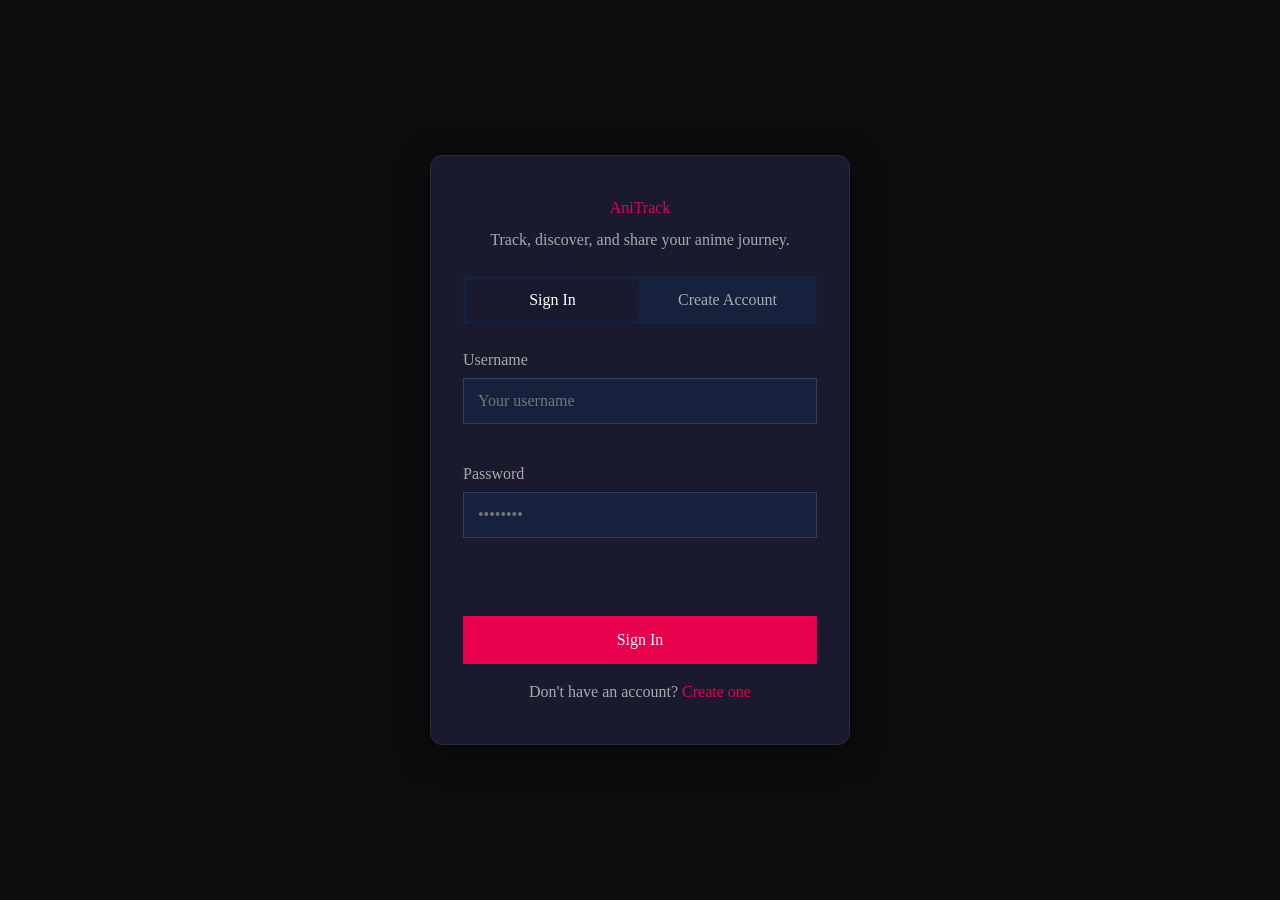
<file: index.html>
<!DOCTYPE html>
<html lang="en">
<head>
  <meta charset="UTF-8">
  <meta name="viewport" content="width=device-width, initial-scale=1.0">
  <meta name="description" content="AniTrack — Track, discover, and share your anime journey. Browse top airing, top rated, and seasonal anime.">
  <meta name="theme-color" content="#0D0D0D">
  <title>AniTrack — Anime & TV Series Tracker</title>

  <!-- Google Fonts -->
  <link rel="preconnect" href="https://fonts.googleapis.com">
  <link rel="preconnect" href="https://fonts.gstatic.com" crossorigin>
  <link href="https://fonts.googleapis.com/css2?family=Inter:wght@300;400;500;600;700&display=swap" rel="stylesheet">

  <!-- Stylesheets -->
  <link rel="stylesheet" href="css/variables.css">
  <link rel="stylesheet" href="css/reset.css">
  <link rel="stylesheet" href="css/layout.css">
  <link rel="stylesheet" href="css/navbar.css">
  <link rel="stylesheet" href="css/modal.css">
  <link rel="stylesheet" href="css/toast.css">
  <link rel="stylesheet" href="css/skeleton.css">
  <link rel="stylesheet" href="css/badges.css">
  <link rel="stylesheet" href="css/themes.css">
  <link rel="stylesheet" href="css/hero.css">
  <link rel="stylesheet" href="css/cards.css">
  <script>const t=localStorage.getItem('at_theme');if(t)document.documentElement.dataset.theme=t;</script>
</head>
<body data-page="home" data-theme="dark">

  <!-- Navbar placeholder -->
  <nav id="navbar"></nav>

  <main class="page-wrapper">
    <div class="container">

      <!-- ═══ Hero Banner ═══ -->
      <section class="section-sm" id="hero-section">
        <div class="hero" id="hero-banner">
          <div class="hero-skeleton skeleton"></div>
          <!-- JS will inject: hero-backdrop + hero-content -->
        </div>
      </section>

      <!-- ═══ Top Airing Row ═══ -->
      <section class="section-sm" id="airing-section">
        <div class="scroll-row">
          <div class="scroll-row-header">
            <h2 class="scroll-row-title">🔥 Top Airing</h2>
            <a href="seasonal.html" class="scroll-row-link">View All →</a>
          </div>
          <button class="scroll-row-arrow scroll-row-arrow-left" data-dir="left" aria-label="Scroll left">‹</button>
          <div class="scroll-row-track" id="airing-track">
            <!-- Skeleton cards while loading -->
            <div class="anime-card skeleton-card" style="flex:0 0 180px"><div class="skeleton-card-cover skeleton"></div><div class="skeleton-card-body"><div class="skeleton-card-title skeleton"></div><div class="skeleton-card-meta skeleton"></div></div></div>
            <div class="anime-card skeleton-card" style="flex:0 0 180px"><div class="skeleton-card-cover skeleton"></div><div class="skeleton-card-body"><div class="skeleton-card-title skeleton"></div><div class="skeleton-card-meta skeleton"></div></div></div>
            <div class="anime-card skeleton-card" style="flex:0 0 180px"><div class="skeleton-card-cover skeleton"></div><div class="skeleton-card-body"><div class="skeleton-card-title skeleton"></div><div class="skeleton-card-meta skeleton"></div></div></div>
            <div class="anime-card skeleton-card" style="flex:0 0 180px"><div class="skeleton-card-cover skeleton"></div><div class="skeleton-card-body"><div class="skeleton-card-title skeleton"></div><div class="skeleton-card-meta skeleton"></div></div></div>
            <div class="anime-card skeleton-card" style="flex:0 0 180px"><div class="skeleton-card-cover skeleton"></div><div class="skeleton-card-body"><div class="skeleton-card-title skeleton"></div><div class="skeleton-card-meta skeleton"></div></div></div>
            <div class="anime-card skeleton-card" style="flex:0 0 180px"><div class="skeleton-card-cover skeleton"></div><div class="skeleton-card-body"><div class="skeleton-card-title skeleton"></div><div class="skeleton-card-meta skeleton"></div></div></div>
          </div>
          <button class="scroll-row-arrow scroll-row-arrow-right" data-dir="right" aria-label="Scroll right">›</button>
        </div>
      </section>

      <!-- ═══ Top Rated Row ═══ -->
      <section class="section-sm" id="rated-section">
        <div class="scroll-row">
          <div class="scroll-row-header">
            <h2 class="scroll-row-title">⭐ Top Rated</h2>
            <a href="search.html?order_by=score&sort=desc" class="scroll-row-link">View All →</a>
          </div>
          <button class="scroll-row-arrow scroll-row-arrow-left" data-dir="left" aria-label="Scroll left">‹</button>
          <div class="scroll-row-track" id="rated-track">
            <!-- Skeleton cards while loading -->
            <div class="anime-card skeleton-card" style="flex:0 0 180px"><div class="skeleton-card-cover skeleton"></div><div class="skeleton-card-body"><div class="skeleton-card-title skeleton"></div><div class="skeleton-card-meta skeleton"></div></div></div>
            <div class="anime-card skeleton-card" style="flex:0 0 180px"><div class="skeleton-card-cover skeleton"></div><div class="skeleton-card-body"><div class="skeleton-card-title skeleton"></div><div class="skeleton-card-meta skeleton"></div></div></div>
            <div class="anime-card skeleton-card" style="flex:0 0 180px"><div class="skeleton-card-cover skeleton"></div><div class="skeleton-card-body"><div class="skeleton-card-title skeleton"></div><div class="skeleton-card-meta skeleton"></div></div></div>
            <div class="anime-card skeleton-card" style="flex:0 0 180px"><div class="skeleton-card-cover skeleton"></div><div class="skeleton-card-body"><div class="skeleton-card-title skeleton"></div><div class="skeleton-card-meta skeleton"></div></div></div>
            <div class="anime-card skeleton-card" style="flex:0 0 180px"><div class="skeleton-card-cover skeleton"></div><div class="skeleton-card-body"><div class="skeleton-card-title skeleton"></div><div class="skeleton-card-meta skeleton"></div></div></div>
            <div class="anime-card skeleton-card" style="flex:0 0 180px"><div class="skeleton-card-cover skeleton"></div><div class="skeleton-card-body"><div class="skeleton-card-title skeleton"></div><div class="skeleton-card-meta skeleton"></div></div></div>
          </div>
          <button class="scroll-row-arrow scroll-row-arrow-right" data-dir="right" aria-label="Scroll right">›</button>
        </div>
      </section>

    </div><!-- .container -->

    <!-- ═══ Footer ═══ -->
    <footer class="site-footer">
      <div class="container">
        <div class="footer-inner">
          <div class="footer-brand">
            <div class="footer-brand-logo">▶ Ani<span>Track</span></div>
            <p class="footer-brand-desc">
              Your personal anime and TV series tracker. Discover new shows, manage your watchlist, and connect with fellow anime enthusiasts.
            </p>
          </div>

          <div class="footer-col">
            <h4 class="footer-col-title">Browse</h4>
            <div class="footer-links">
              <a href="search.html">Search Anime</a>
              <a href="seasonal.html">Seasonal Calendar</a>
              <a href="clubs.html">Community Clubs</a>
            </div>
          </div>

          <div class="footer-col">
            <h4 class="footer-col-title">Account</h4>
            <div class="footer-links">
              <a href="list.html">My Watchlist</a>
              <a href="analytics.html">Statistics</a>
              <a href="profile.html">Profile</a>
            </div>
          </div>

          <div class="footer-col">
            <h4 class="footer-col-title">More</h4>
            <div class="footer-links">
              <a href="help.html">Help / FAQ</a>
              <a href="PRIVACY_POLICY.md">Privacy Policy</a>
              <a href="TERMS_OF_SERVICE.MD">Terms of Service</a>
            </div>
          </div>
        </div>

        <div class="footer-bottom">
          <span>© 2025 AniTrack — Built by Himanshu Jangid</span>
          <div class="footer-socials">
            <a href="https://github.com" aria-label="GitHub" target="_blank" rel="noopener">🐙</a>
            <a href="#" aria-label="Twitter">🐦</a>
            <a href="#" aria-label="Discord">💬</a>
          </div>
        </div>
      </div>
    </footer>

  </main><!-- .page-wrapper -->

  <!-- Scripts -->
  <script src="js/storage.js"></script>
  <script src="js/auth.js"></script>
  <script src="js/api.js"></script>
  <script src="js/api-bridge.js"></script>
  <script src="js/ui.js"></script>
  <script src="js/theme.js"></script>
  <script src="js/navbar.js"></script>
  <script src="js/shortcuts.js"></script>
  <script src="js/pwa.js"></script>
  <script src="js/home.js"></script>
  <script src="js/app.js"></script>
</body>
</html>
</file>
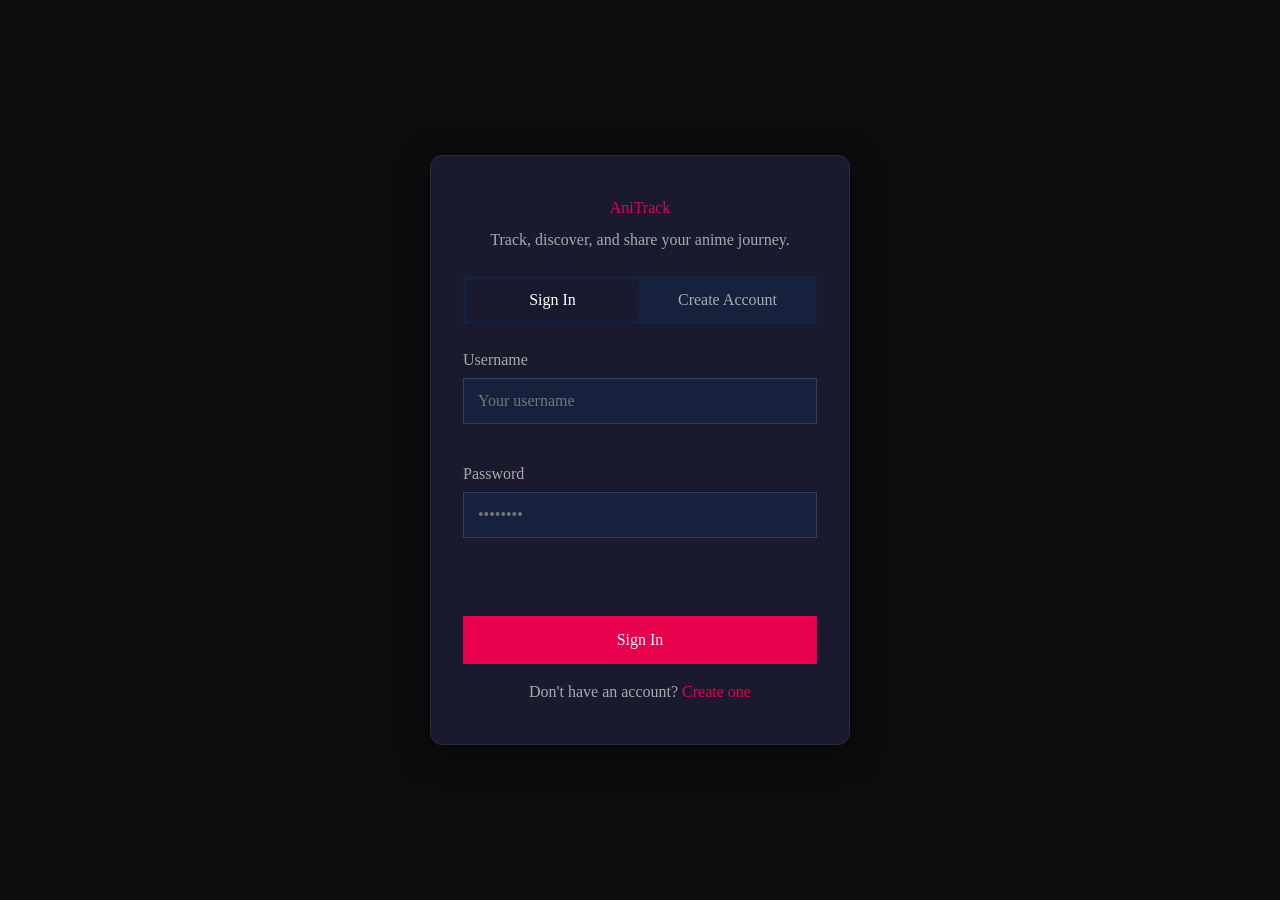
<file: admin.html>
<!DOCTYPE html>
<html lang="en">
<head>
  <meta charset="UTF-8">
  <meta name="viewport" content="width=device-width, initial-scale=1.0">
  <meta name="description" content="Administration panel for AniTrack.">
  <meta name="theme-color" content="#0D0D0D">
  <title>Admin Panel — AniTrack</title>

  <link rel="preconnect" href="https://fonts.googleapis.com">
  <link rel="preconnect" href="https://fonts.gstatic.com" crossorigin>
  <link href="https://fonts.googleapis.com/css2?family=Inter:wght@300;400;500;600;700&display=swap" rel="stylesheet">

  <link rel="stylesheet" href="css/variables.css">
  <link rel="stylesheet" href="css/reset.css">
  <link rel="stylesheet" href="css/layout.css">
  <link rel="stylesheet" href="css/navbar.css">
  <link rel="stylesheet" href="css/modal.css">
  <link rel="stylesheet" href="css/toast.css">
  <link rel="stylesheet" href="css/skeleton.css">
  <link rel="stylesheet" href="css/badges.css">
  <link rel="stylesheet" href="css/themes.css">
  <link rel="stylesheet" href="css/admin.css">
  <script>const t=localStorage.getItem('at_theme');if(t)document.documentElement.dataset.theme=t;</script>
</head>
<body data-page="admin" data-theme="dark">

  <nav id="navbar"></nav>

  <main class="page-wrapper">
    <div class="container">
      <section class="section">

        <!-- ═══ Admin Header ═══ -->
        <header class="admin-header">
          <div class="admin-title-wrap">
            <h1 class="admin-title">Admin Dashboard</h1>
            <span class="admin-badge">🛡️ Admin Panel</span>
          </div>
        </header>

        <!-- ═══ Tabs Nav ═══ -->
        <div class="admin-tabs">
          <div class="admin-tab active" data-target="tab-users">Users</div>
          <div class="admin-tab" data-target="tab-reports">Reports</div>
          <div class="admin-tab" data-target="tab-announcements">Announcements</div>
        </div>

        <!-- ═══ Tab: Users (Active) ═══ -->
        <div id="tab-users" class="tab-content">
          <div class="admin-toolbar">
            <div class="search-bar admin-search">
              <span class="search-bar-icon">🔍</span>
              <input type="text" class="search-bar-input" placeholder="Search by username or email…">
            </div>
          </div>

          <div class="admin-table-wrap">
            <table class="admin-table">
              <thead>
                <tr>
                  <th>User</th>
                  <th>Joined</th>
                  <th>Watchlist Size</th>
                  <th>Admin Privilege</th>
                  <th>Action</th>
                </tr>
              </thead>
              <tbody>
                <tr>
                  <td>
                    <div class="user-cell">
                      <div class="user-avatar" style="background:var(--accent-gold)">S</div>
                      <span class="user-name">super_weeb99</span>
                    </div>
                  </td>
                  <td>Oct 24, 2025</td>
                  <td>142 shows</td>
                  <td>
                    <label class="admin-toggle">
                      <input type="checkbox">
                      <span class="toggle-slider"></span>
                    </label>
                  </td>
                  <td><button class="btn-ban">Ban User</button></td>
                </tr>
                <tr>
                  <td>
                    <div class="user-cell">
                      <div class="user-avatar">A</div>
                      <span class="user-name">AdminMaster</span>
                    </div>
                  </td>
                  <td>Jan 01, 2024</td>
                  <td>58 shows</td>
                  <td>
                    <label class="admin-toggle">
                      <input type="checkbox" checked disabled>
                      <span class="toggle-slider"></span>
                    </label>
                  </td>
                  <td><button class="btn-ban" disabled style="opacity:0.5;cursor:not-allowed">Ban User</button></td>
                </tr>
                <tr>
                  <td>
                    <div class="user-cell">
                      <div class="user-avatar" style="background:var(--status-dropped)">T</div>
                      <span class="user-name user-banned">troll_account</span>
                    </div>
                  </td>
                  <td>Mar 15, 2026</td>
                  <td>3 shows</td>
                  <td>
                    <label class="admin-toggle">
                      <input type="checkbox" disabled>
                      <span class="toggle-slider"></span>
                    </label>
                  </td>
                  <td><button class="btn btn-secondary" style="padding:4px 8px;font-size:12px">Unban</button></td>
                </tr>
                <tr>
                  <td>
                    <div class="user-cell">
                      <div class="user-avatar" style="background:var(--status-complete)">K</div>
                      <span class="user-name">kirito_fan</span>
                    </div>
                  </td>
                  <td>Feb 19, 2026</td>
                  <td>27 shows</td>
                  <td>
                    <label class="admin-toggle">
                      <input type="checkbox">
                      <span class="toggle-slider"></span>
                    </label>
                  </td>
                  <td><button class="btn-ban">Ban User</button></td>
                </tr>
                <tr>
                  <td>
                    <div class="user-cell">
                      <div class="user-avatar" style="background:var(--status-planned)">N</div>
                      <span class="user-name">naruto_uzumaki</span>
                    </div>
                  </td>
                  <td>Nov 11, 2025</td>
                  <td>900 shows</td>
                  <td>
                    <label class="admin-toggle">
                      <input type="checkbox">
                      <span class="toggle-slider"></span>
                    </label>
                  </td>
                  <td><button class="btn-ban">Ban User</button></td>
                </tr>
              </tbody>
            </table>
          </div>

          <div class="admin-pagination">
            <button class="page-btn active">1</button>
            <button class="page-btn">2</button>
            <button class="page-btn">3</button>
            <span style="color:var(--text-muted)">...</span>
            <button class="page-btn">14</button>
          </div>
        </div>

        <!-- ═══ Tab: Reports (Hidden) ═══ -->
        <div id="tab-reports" class="tab-content hidden">
          <div class="admin-toolbar">
            <div class="admin-filters">
              <button class="admin-filter-btn active">All</button>
              <button class="admin-filter-btn">Reviews</button>
              <button class="admin-filter-btn">Threads</button>
              <button class="admin-filter-btn">Replies</button>
            </div>
          </div>

          <div class="reports-grid">
            
            <div class="report-card">
              <div class="report-header">
                <div class="report-info">
                  <span class="report-type">Thread Reply</span>
                  <span class="report-reason">Reason: Harassment / Hate Speech</span>
                  <span class="report-meta">Reported by <strong>user123</strong> • 2 hours ago</span>
                </div>
              </div>
              <div class="report-content">
                "You have trash taste formatting your reviews like that, nobody cares."
              </div>
              <div class="report-actions">
                <button class="btn btn-primary" style="background-color:var(--status-dropped);color:white">Remove Content</button>
                <button class="btn btn-secondary">Dismiss Report</button>
              </div>
            </div>

            <div class="report-card">
              <div class="report-header">
                <div class="report-info">
                  <span class="report-type">Review</span>
                  <span class="report-reason">Reason: Unmarked Spoilers</span>
                  <span class="report-meta">Reported by <strong>anime_watcher</strong> • 5 hours ago</span>
                </div>
              </div>
              <div class="report-content">
                "I can't believe the main character dies at the end of episode 12! Total shocker."
              </div>
              <div class="report-actions">
                <button class="btn btn-primary" style="background-color:var(--status-dropped);color:white">Remove Content</button>
                <button class="btn btn-secondary">Dismiss Report</button>
              </div>
            </div>

          </div>
        </div>

        <!-- ═══ Tab: Announcements (Hidden) ═══ -->
        <div id="tab-announcements" class="tab-content hidden">
          
          <div class="announcement-card">
            <h3 class="announcement-card-title">Current Global Announcement</h3>
            <div class="current-announcement">
              <strong>Maintenance Notice:</strong> AniTrack will be down for scheduled API upgrades on Sunday at 2 AM EST. We expect 30 minutes of downtime. Thank you for your patience!
            </div>
          </div>

          <div class="announcement-card">
            <h3 class="announcement-card-title">Publish New Announcement</h3>
            <form class="announcement-form">
              <div class="form-group">
                <label class="form-label" for="announce-text">Announcement Text (Markdown supported)</label>
                <textarea class="form-input form-textarea" id="announce-text" rows="4" placeholder="Enter message here..."></textarea>
              </div>
              <div class="announcement-form-footer">
                <div class="auth-checkbox">
                  <input type="checkbox" id="announce-active" checked>
                  <label for="announce-active">Set Active immediately</label>
                </div>
                <button type="button" class="btn btn-primary">Save Announcement</button>
              </div>
            </form>
          </div>

        </div>

      </section>
    </div>
  </main>

  <script src="js/storage.js"></script>
  <script src="js/auth.js"></script>
  <script src="js/api.js"></script>
  <script src="js/api-bridge.js"></script>
  <script src="js/ui.js"></script>
  <script src="js/theme.js"></script>
  <script src="js/navbar.js"></script>
  <script src="js/shortcuts.js"></script>
  <script src="js/pwa.js"></script>
  <script src="js/app.js"></script>
</body>
</html>
</file>
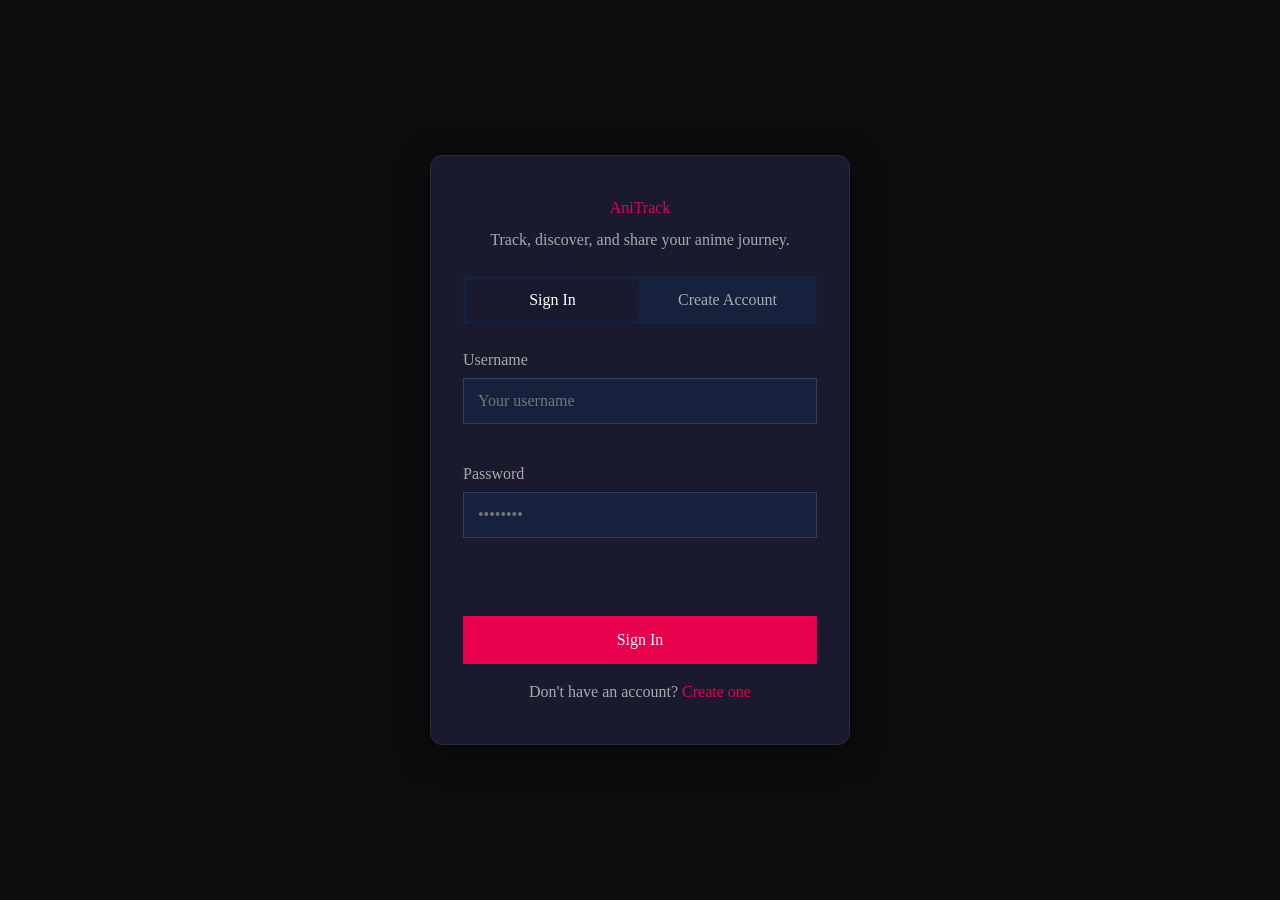
<file: character.html>
<!DOCTYPE html>
<html lang="en">
<head>
  <meta charset="UTF-8">
  <meta name="viewport" content="width=device-width, initial-scale=1.0">
  <meta name="description" content="Character profile — voice actors, anime appearances, and biographical info on AniTrack.">
  <meta name="theme-color" content="#0D0D0D">
  <title>Character — AniTrack</title>

  <link rel="preconnect" href="https://fonts.googleapis.com">
  <link rel="preconnect" href="https://fonts.gstatic.com" crossorigin>
  <link href="https://fonts.googleapis.com/css2?family=Inter:wght@300;400;500;600;700&display=swap" rel="stylesheet">

  <link rel="stylesheet" href="css/variables.css">
  <link rel="stylesheet" href="css/reset.css">
  <link rel="stylesheet" href="css/layout.css">
  <link rel="stylesheet" href="css/navbar.css">
  <link rel="stylesheet" href="css/modal.css">
  <link rel="stylesheet" href="css/toast.css">
  <link rel="stylesheet" href="css/skeleton.css">
  <link rel="stylesheet" href="css/badges.css">
  <link rel="stylesheet" href="css/themes.css">
  <link rel="stylesheet" href="css/cards.css">
  <link rel="stylesheet" href="css/character.css">
  <script>const t=localStorage.getItem('at_theme');if(t)document.documentElement.dataset.theme=t;</script>
</head>
<body data-page="character" data-theme="dark">

  <nav id="navbar"></nav>

  <main class="page-wrapper">
    <div class="container">
      <section class="section-sm">

        <!-- ═══ Character Hero: Image + Info ═══ -->
        <div class="character-hero" id="character-hero">
          <!-- Image -->
          <div class="character-image" id="character-image">
            <div class="character-image-skeleton skeleton"></div>
          </div>

          <!-- Info -->
          <div class="character-info" id="character-info">
            <div>
              <h1 class="character-name" id="character-name">
                <span class="skeleton" style="display:inline-block;height:32px;width:220px;border-radius:6px"></span>
              </h1>
              <p class="character-name-jp" id="character-name-jp">
                <span class="skeleton" style="display:inline-block;height:16px;width:160px;border-radius:4px"></span>
              </p>
            </div>

            <!-- Meta Info -->
            <div class="character-meta" id="character-meta">
              <div class="character-meta-item">
                <span class="character-meta-label">Favorites:</span>
                <strong id="character-favorites"><span class="skeleton" style="display:inline-block;width:40px;height:14px;border-radius:3px"></span></strong>
              </div>
              <div class="character-meta-item">
                <span class="character-meta-label">MAL ID:</span>
                <strong id="character-mal-id"><span class="skeleton" style="display:inline-block;width:50px;height:14px;border-radius:3px"></span></strong>
              </div>
            </div>

            <!-- About / Biography -->
            <div class="character-about" id="character-about">
              <div class="skeleton-paragraph">
                <div class="skeleton-text skeleton" style="width:100%"></div>
                <div class="skeleton-text skeleton" style="width:92%"></div>
                <div class="skeleton-text skeleton" style="width:88%"></div>
                <div class="skeleton-text skeleton" style="width:75%"></div>
                <div class="skeleton-text skeleton" style="width:80%"></div>
              </div>
              <div class="character-about-fade"></div>
            </div>
            <button class="character-about-toggle hidden" id="character-about-toggle">Read more</button>
          </div>
        </div>

        <!-- ═══ Voice Actors ═══ -->
        <div class="character-section" id="voice-actors-section">
          <h2 class="character-section-title">🎙️ Voice Actors</h2>
          <div class="va-table-wrap">
            <table class="va-table" id="va-table">
              <thead>
                <tr>
                  <th>Person</th>
                  <th>Language</th>
                </tr>
              </thead>
              <tbody id="va-tbody">
                <tr>
                  <td>
                    <div class="va-cell">
                      <div class="skeleton" style="width:44px;height:44px;border-radius:50%;flex-shrink:0"></div>
                      <div>
                        <div class="skeleton" style="width:120px;height:14px;border-radius:3px;margin-bottom:4px"></div>
                      </div>
                    </div>
                  </td>
                  <td><div class="skeleton" style="width:60px;height:14px;border-radius:3px"></div></td>
                </tr>
                <tr>
                  <td>
                    <div class="va-cell">
                      <div class="skeleton" style="width:44px;height:44px;border-radius:50%;flex-shrink:0"></div>
                      <div>
                        <div class="skeleton" style="width:140px;height:14px;border-radius:3px;margin-bottom:4px"></div>
                      </div>
                    </div>
                  </td>
                  <td><div class="skeleton" style="width:60px;height:14px;border-radius:3px"></div></td>
                </tr>
                <tr>
                  <td>
                    <div class="va-cell">
                      <div class="skeleton" style="width:44px;height:44px;border-radius:50%;flex-shrink:0"></div>
                      <div>
                        <div class="skeleton" style="width:110px;height:14px;border-radius:3px;margin-bottom:4px"></div>
                      </div>
                    </div>
                  </td>
                  <td><div class="skeleton" style="width:60px;height:14px;border-radius:3px"></div></td>
                </tr>
              </tbody>
            </table>
          </div>
        </div>

        <!-- ═══ Anime Appearances ═══ -->
        <div class="character-section" id="appearances-section">
          <h2 class="character-section-title">📺 Anime Appearances</h2>
          <div class="character-appearances-grid" id="appearances-grid">
            <div class="skeleton-card"><div class="skeleton-card-cover skeleton"></div><div class="skeleton-card-body"><div class="skeleton-card-title skeleton"></div><div class="skeleton-card-meta skeleton"></div></div></div>
            <div class="skeleton-card"><div class="skeleton-card-cover skeleton"></div><div class="skeleton-card-body"><div class="skeleton-card-title skeleton"></div><div class="skeleton-card-meta skeleton"></div></div></div>
            <div class="skeleton-card"><div class="skeleton-card-cover skeleton"></div><div class="skeleton-card-body"><div class="skeleton-card-title skeleton"></div><div class="skeleton-card-meta skeleton"></div></div></div>
            <div class="skeleton-card"><div class="skeleton-card-cover skeleton"></div><div class="skeleton-card-body"><div class="skeleton-card-title skeleton"></div><div class="skeleton-card-meta skeleton"></div></div></div>
          </div>
        </div>

      </section>
    </div>
  </main>

  <script src="js/storage.js"></script>
  <script src="js/auth.js"></script>
  <script src="js/api.js"></script>
  <script src="js/api-bridge.js"></script>
  <script src="js/ui.js"></script>
  <script src="js/theme.js"></script>
  <script src="js/navbar.js"></script>
  <script src="js/shortcuts.js"></script>
  <script src="js/pwa.js"></script>
  <script src="js/app.js"></script>
</body>
</html>
</file>
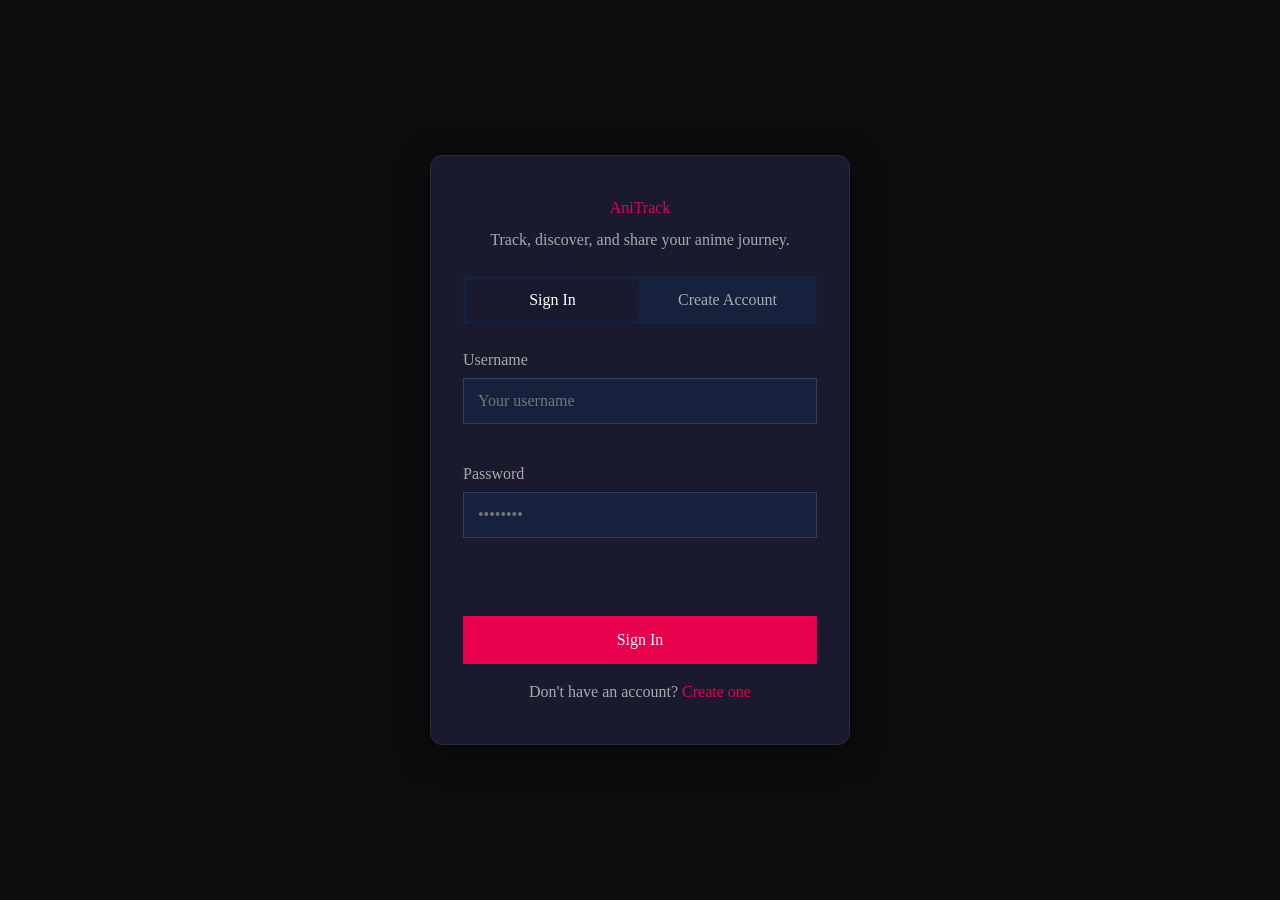
<file: club-detail.html>
<!DOCTYPE html>
<html lang="en">
<head>
  <meta charset="UTF-8">
  <meta name="viewport" content="width=device-width, initial-scale=1.0">
  <meta name="description" content="Club discussions, polls, and members on AniTrack.">
  <meta name="theme-color" content="#0D0D0D">
  <title>Club View — AniTrack</title>

  <link rel="preconnect" href="https://fonts.googleapis.com">
  <link rel="preconnect" href="https://fonts.gstatic.com" crossorigin>
  <link href="https://fonts.googleapis.com/css2?family=Inter:wght@300;400;500;600;700&display=swap" rel="stylesheet">

  <link rel="stylesheet" href="css/variables.css">
  <link rel="stylesheet" href="css/reset.css">
  <link rel="stylesheet" href="css/layout.css">
  <link rel="stylesheet" href="css/navbar.css">
  <link rel="stylesheet" href="css/modal.css">
  <link rel="stylesheet" href="css/toast.css">
  <link rel="stylesheet" href="css/skeleton.css">
  <link rel="stylesheet" href="css/badges.css">
  <link rel="stylesheet" href="css/themes.css">
  <link rel="stylesheet" href="css/cards.css">
  <link rel="stylesheet" href="css/clubs.css">
  <script>const t=localStorage.getItem('at_theme');if(t)document.documentElement.dataset.theme=t;</script>
</head>
<body data-page="club-detail" data-theme="dark">

  <nav id="navbar"></nav>

  <main class="page-wrapper">
    <div class="container">
      <section class="section">

        <!-- ═══ Club Hero ═══ -->
        <div class="club-detail-hero" id="club-hero">
          <div class="club-detail-banner">
            <div class="skeleton" style="width:100%;height:100%"></div>
          </div>
          <div class="club-detail-info">
            <div class="club-detail-title-wrap">
              <h1 class="club-detail-title" id="club-title">
                <span class="skeleton" style="display:inline-block;width:240px;height:28px;border-radius:6px"></span>
              </h1>
              <div class="club-detail-meta" id="club-meta">
                <span class="skeleton" style="display:inline-block;width:80px;height:14px;border-radius:4px"></span>
                <span class="skeleton" style="display:inline-block;width:60px;height:14px;border-radius:4px"></span>
              </div>
            </div>
            <button class="btn btn-primary" id="club-action-btn">Join Club</button>
          </div>
        </div>

        <!-- ═══ 2-Column Layout ═══ -->
        <div class="club-layout">
          
          <!-- ── Main Column: Threads ── -->
          <div class="club-main">
            <!-- Thread List View -->
            <div id="thread-list-view">
              <div class="thread-header">
                <h2 class="clubs-title" style="font-size:var(--fs-xl)">Threads</h2>
                <button class="btn btn-primary" id="btn-create-thread">✍️ Create Thread</button>
              </div>

              <div class="thread-list" id="thread-list">
                <!-- Skeleton Thread Cards -->
                <div class="thread-card">
                  <div class="thread-card-top">
                    <div class="thread-card-title"><span class="skeleton" style="display:inline-block;width:200px;height:18px;border-radius:4px"></span></div>
                    <span class="thread-badge reply-count"><span class="skeleton" style="display:inline-block;width:24px;height:12px;border-radius:2px"></span></span>
                  </div>
                  <div class="thread-card-meta"><span class="skeleton" style="display:inline-block;width:120px;height:12px;border-radius:3px"></span></div>
                  <div class="thread-card-preview">
                    <div class="skeleton" style="width:100%;height:14px;border-radius:3px;margin-bottom:4px"></div>
                    <div class="skeleton" style="width:80%;height:14px;border-radius:3px"></div>
                  </div>
                </div>

                <div class="thread-card">
                  <div class="thread-card-top">
                    <div class="thread-card-title">
                      <span class="skeleton" style="display:inline-block;width:180px;height:18px;border-radius:4px"></span>
                      <span class="thread-badge pinned">Pinned</span>
                    </div>
                    <span class="thread-badge reply-count"><span class="skeleton" style="display:inline-block;width:20px;height:12px;border-radius:2px"></span></span>
                  </div>
                  <div class="thread-card-meta"><span class="skeleton" style="display:inline-block;width:140px;height:12px;border-radius:3px"></span></div>
                  <div class="thread-card-preview">
                    <div class="skeleton" style="width:100%;height:14px;border-radius:3px;margin-bottom:4px"></div>
                    <div class="skeleton" style="width:90%;height:14px;border-radius:3px"></div>
                  </div>
                </div>

                <div class="thread-card">
                  <div class="thread-card-top">
                    <div class="thread-card-title">
                      <span class="skeleton" style="display:inline-block;width:260px;height:18px;border-radius:4px"></span>
                      <span class="thread-badge spoiler">Spoiler</span>
                    </div>
                    <span class="thread-badge reply-count"><span class="skeleton" style="display:inline-block;width:28px;height:12px;border-radius:2px"></span></span>
                  </div>
                  <div class="thread-card-meta"><span class="skeleton" style="display:inline-block;width:100px;height:12px;border-radius:3px"></span></div>
                  <div class="thread-card-preview">
                    <div class="skeleton" style="width:100%;height:14px;border-radius:3px;margin-bottom:4px"></div>
                    <div class="skeleton" style="width:75%;height:14px;border-radius:3px"></div>
                  </div>
                </div>

              </div>
            </div>

            <!-- Thread Detail View (Hidden by default) -->
            <div id="thread-detail-view" class="hidden">
              <button class="btn btn-secondary mb-md" id="btn-back-threads">← Back to Threads</button>
              
              <div class="thread-detail">
                <h2 class="thread-detail-title" id="active-thread-title">Loading Thread…</h2>
                <div class="thread-detail-meta">
                  <span class="thread-detail-author" id="active-thread-author">
                    <div class="skeleton" style="width:24px;height:24px;border-radius:50%"></div>
                    <span class="skeleton" style="width:80px;height:14px;border-radius:3px"></span>
                  </span>
                  <span id="active-thread-time"><span class="skeleton" style="display:inline-block;width:60px;height:12px;border-radius:3px"></span></span>
                </div>
                
                <div class="thread-detail-body" id="active-thread-body">
                  <div class="skeleton-paragraph">
                    <div class="skeleton" style="width:100%;height:16px;border-radius:4px"></div>
                    <div class="skeleton" style="width:95%;height:16px;border-radius:4px"></div>
                    <div class="skeleton" style="width:85%;height:16px;border-radius:4px"></div>
                  </div>
                </div>

                <!-- Replies -->
                <div class="replies-section">
                  <h3 class="replies-title">Replies (<span id="reply-count-display">0</span>)</h3>
                  
                  <div class="reply-list" id="thread-replies">
                    <!-- Standard Reply Skeleton -->
                    <div class="reply-card">
                      <div class="reply-avatar"><div class="skeleton" style="width:100%;height:100%;border-radius:50%"></div></div>
                      <div class="reply-content">
                        <div class="reply-header">
                          <span class="reply-author"><span class="skeleton" style="display:inline-block;width:90px;height:14px;border-radius:3px"></span></span>
                          <span class="reply-time"><span class="skeleton" style="display:inline-block;width:50px;height:12px;border-radius:3px"></span></span>
                        </div>
                        <div class="reply-body">
                          <div class="skeleton" style="width:100%;height:14px;border-radius:3px;margin-bottom:4px"></div>
                          <div class="skeleton" style="width:60%;height:14px;border-radius:3px"></div>
                        </div>
                        <div class="reply-actions">
                          <button class="reply-btn">👍 <span class="skeleton" style="display:inline-block;width:12px;height:12px;border-radius:2px"></span></button>
                          <button class="reply-btn">Reply</button>
                        </div>
                      </div>
                    </div>

                    <!-- Indented Reply Skeleton -->
                    <div class="reply-card indented">
                      <div class="reply-avatar"><div class="skeleton" style="width:100%;height:100%;border-radius:50%"></div></div>
                      <div class="reply-content">
                        <div class="reply-header">
                          <span class="reply-author"><span class="skeleton" style="display:inline-block;width:70px;height:14px;border-radius:3px"></span></span>
                          <span class="reply-time"><span class="skeleton" style="display:inline-block;width:40px;height:12px;border-radius:3px"></span></span>
                        </div>
                        <div class="reply-body">
                          <div class="skeleton" style="width:100%;height:14px;border-radius:3px"></div>
                        </div>
                        <div class="reply-actions">
                          <button class="reply-btn">👍 <span class="skeleton" style="display:inline-block;width:12px;height:12px;border-radius:2px"></span></button>
                          <button class="reply-btn">Reply</button>
                        </div>
                      </div>
                    </div>

                    <!-- Spoiler Reply Example (Hardcoded layout for visual representation) -->
                    <div class="reply-card">
                      <div class="reply-avatar">A</div>
                      <div class="reply-content">
                        <div class="reply-header">
                          <span class="reply-author">AnimeFan99</span>
                          <span class="reply-time">2 hours ago</span>
                        </div>
                        <div class="reply-body spoiler-wrap spoiler">
                          This is a secret spoiler content. You shouldn't see this unless you click it or hover over it!
                        </div>
                        <div class="reply-actions">
                          <button class="reply-btn">👍 5</button>
                          <button class="reply-btn">Reply</button>
                        </div>
                      </div>
                    </div>

                  </div>

                  <!-- Reply Form -->
                  <div class="reply-form-container" id="reply-form-wrap">
                    <h4 style="font-size:var(--fs-base);font-weight:var(--fw-semibold);margin-bottom:var(--space-sm)">Leave a Reply</h4>
                    <div class="form-group mb-sm">
                      <textarea class="form-input form-textarea" id="reply-input" placeholder="What are your thoughts?" rows="3"></textarea>
                    </div>
                    <div class="auth-checkbox mb-sm">
                      <input type="checkbox" id="reply-spoiler">
                      <label for="reply-spoiler">Contains spoilers</label>
                    </div>
                    <button class="btn btn-primary" id="btn-submit-reply">Post Reply</button>
                  </div>

                </div>
              </div>
            </div><!-- /#thread-detail-view -->

          </div>

          <!-- ── Sidebar Column ── -->
          <aside class="club-sidebar">
            
            <!-- Active Polls -->
            <div class="club-sidebar-section" id="polls-section">
              <h3 class="club-sidebar-title">Active Polls</h3>
              
              <div class="club-poll-card">
                <h4 class="club-poll-q">What is the best anime of this season?</h4>
                <div class="club-poll-options">
                  <button class="club-poll-btn">Option A</button>
                  <button class="club-poll-btn">Option B</button>
                  <button class="club-poll-btn">Option C</button>
                </div>
              </div>
              
              <!-- Create Poll button (Admin only, hidden by default) -->
              <button class="btn btn-secondary mt-md hidden" id="btn-create-poll" style="width:100%">Create Poll</button>
            </div>

            <!-- Members -->
            <div class="club-sidebar-section" id="members-section">
              <h3 class="club-sidebar-title">
                Members
                <span style="font-size:var(--fs-xs);font-weight:var(--fw-normal);color:var(--text-muted)">View All</span>
              </h3>
              <div class="club-members-list">
                <div class="club-member">
                  <div class="club-member-avatar skeleton"></div>
                  <span class="club-member-name"><span class="skeleton" style="display:inline-block;width:80px;height:14px;border-radius:3px"></span></span>
                </div>
                <div class="club-member">
                  <div class="club-member-avatar skeleton"></div>
                  <span class="club-member-name"><span class="skeleton" style="display:inline-block;width:100px;height:14px;border-radius:3px"></span></span>
                </div>
                <div class="club-member">
                  <div class="club-member-avatar skeleton"></div>
                  <span class="club-member-name"><span class="skeleton" style="display:inline-block;width:60px;height:14px;border-radius:3px"></span></span>
                </div>
                <div class="club-member">
                  <div class="club-member-avatar skeleton"></div>
                  <span class="club-member-name"><span class="skeleton" style="display:inline-block;width:90px;height:14px;border-radius:3px"></span></span>
                </div>
                <div class="club-member">
                  <div class="club-member-avatar skeleton"></div>
                  <span class="club-member-name"><span class="skeleton" style="display:inline-block;width:75px;height:14px;border-radius:3px"></span></span>
                </div>
              </div>
            </div>

          </aside>

        </div>

      </section>
    </div>
  </main>

  <!-- ═══ Create Thread Modal ═══ -->
  <div class="modal-overlay hidden" id="modal-create-thread">
    <div class="modal dialog">
      <div class="modal-header">
        <h3 class="modal-title">Create New Thread</h3>
        <button class="modal-close" aria-label="Close modal">&times;</button>
      </div>
      <div class="modal-body">
        <form id="form-create-thread">
          <div class="form-group mb-sm">
            <label class="form-label" for="thread-title">Title</label>
            <input type="text" class="form-input" id="thread-title" placeholder="What do you want to discuss?" required>
          </div>
          <div class="form-group mb-sm">
            <label class="form-label" for="thread-body-input">Message</label>
            <textarea class="form-input form-textarea" id="thread-body-input" placeholder="Add more details..." rows="5" required></textarea>
          </div>
          <div class="auth-checkbox mb-md">
            <input type="checkbox" id="thread-spoiler">
            <label for="thread-spoiler">Flag as spoiler</label>
          </div>
        </form>
      </div>
      <div class="modal-footer">
        <button class="btn btn-secondary modal-cancel">Cancel</button>
        <button class="btn btn-primary" id="submit-create-thread">Post Thread</button>
      </div>
    </div>
  </div>

  <script src="js/storage.js"></script>
  <script src="js/auth.js"></script>
  <script src="js/api.js"></script>
  <script src="js/api-bridge.js"></script>
  <script src="js/ui.js"></script>
  <script src="js/theme.js"></script>
  <script src="js/navbar.js"></script>
  <script src="js/shortcuts.js"></script>
  <script src="js/pwa.js"></script>
  <script src="js/app.js"></script>
</body>
</html>
</file>
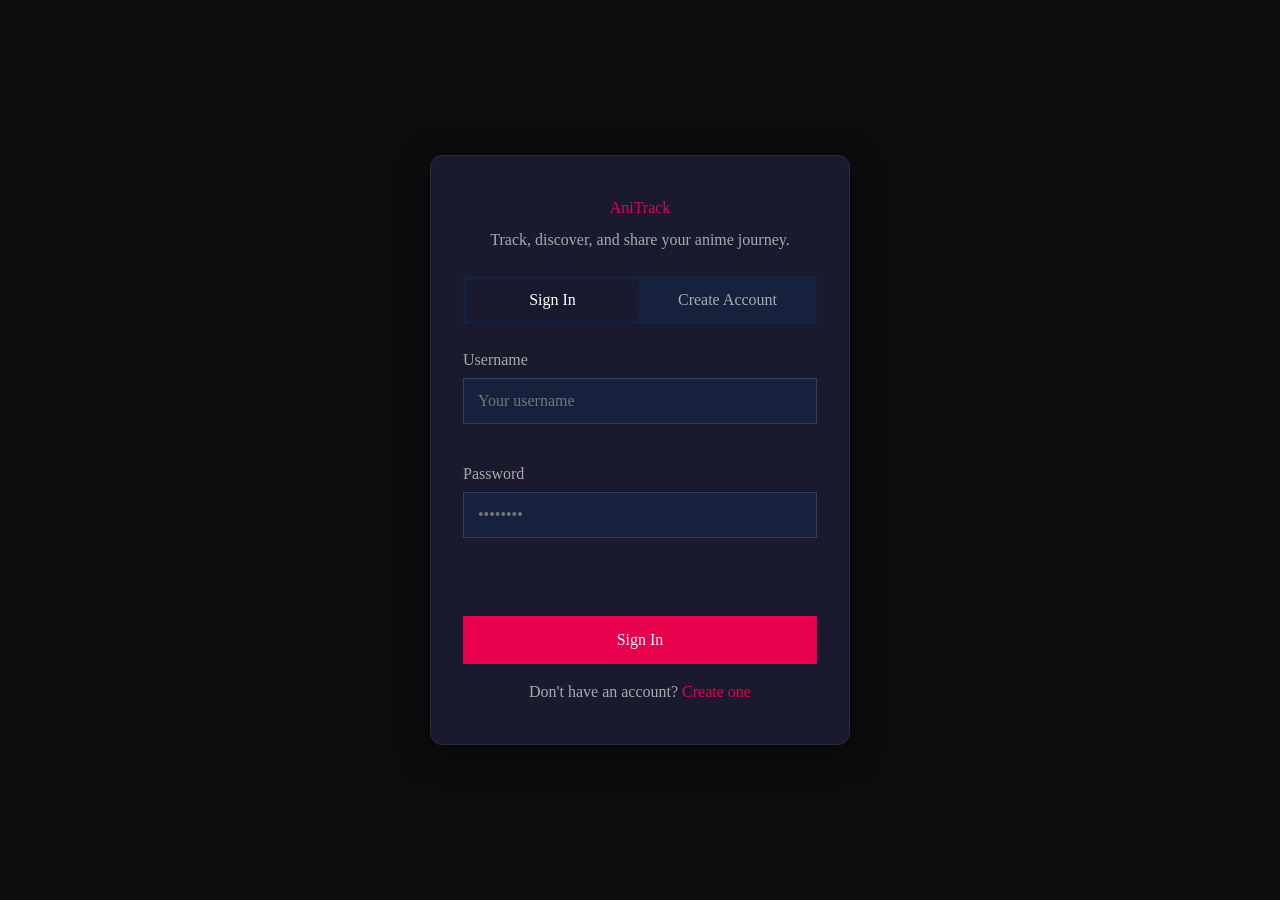
<file: clubs.html>
<!DOCTYPE html>
<html lang="en">
<head>
  <meta charset="UTF-8">
  <meta name="viewport" content="width=device-width, initial-scale=1.0">
  <meta name="description" content="Discover and join clubs around your favorite anime and genres on AniTrack.">
  <meta name="theme-color" content="#0D0D0D">
  <title>Clubs — AniTrack</title>

  <link rel="preconnect" href="https://fonts.googleapis.com">
  <link rel="preconnect" href="https://fonts.gstatic.com" crossorigin>
  <link href="https://fonts.googleapis.com/css2?family=Inter:wght@300;400;500;600;700&display=swap" rel="stylesheet">

  <link rel="stylesheet" href="css/variables.css">
  <link rel="stylesheet" href="css/reset.css">
  <link rel="stylesheet" href="css/layout.css">
  <link rel="stylesheet" href="css/navbar.css">
  <link rel="stylesheet" href="css/modal.css">
  <link rel="stylesheet" href="css/toast.css">
  <link rel="stylesheet" href="css/skeleton.css">
  <link rel="stylesheet" href="css/badges.css">
  <link rel="stylesheet" href="css/themes.css">
  <link rel="stylesheet" href="css/cards.css">
  <link rel="stylesheet" href="css/clubs.css">
  <script>const t=localStorage.getItem('at_theme');if(t)document.documentElement.dataset.theme=t;</script>
</head>
<body data-page="clubs" data-theme="dark">

  <nav id="navbar"></nav>

  <main class="page-wrapper">
    <div class="container">
      <section class="section">

        <!-- ═══ Page Header ═══ -->
        <header class="clubs-header">
          <h1 class="clubs-title">👥 Clubs</h1>
          <div class="clubs-toolbar">
            <div class="search-bar clubs-search">
              <span class="search-bar-icon">🔍</span>
              <input type="text" class="search-bar-input" id="search-clubs" placeholder="Find a club…">
            </div>
            <button class="btn btn-primary" id="btn-create-club">Create Club</button>
          </div>
        </header>

        <!-- ═══ Clubs Grid ═══ -->
        <div class="clubs-grid" id="clubs-grid">
          
          <!-- Club Card Skeleton -->
          <div class="club-card">
            <div class="club-card-banner skeleton"></div>
            <div class="club-card-body">
              <div class="club-card-title skeleton" style="height:20px;width:70%;border-radius:4px;margin-bottom:8px"></div>
              <div class="club-card-desc">
                <div class="skeleton" style="height:14px;width:100%;border-radius:3px;margin-bottom:4px"></div>
                <div class="skeleton" style="height:14px;width:80%;border-radius:3px"></div>
              </div>
              <div class="club-card-tags">
                <span class="skeleton" style="height:20px;width:50px;border-radius:12px"></span>
                <span class="skeleton" style="height:20px;width:65px;border-radius:12px"></span>
              </div>
              <div class="club-card-footer">
                <div class="club-card-stats">
                  <span class="skeleton" style="height:14px;width:80px;border-radius:3px"></span>
                </div>
                <div class="skeleton" style="height:32px;width:60px;border-radius:6px"></div>
              </div>
            </div>
          </div>

          <div class="club-card">
            <div class="club-card-banner skeleton"></div>
            <div class="club-card-body">
              <div class="club-card-title skeleton" style="height:20px;width:85%;border-radius:4px;margin-bottom:8px"></div>
              <div class="club-card-desc">
                <div class="skeleton" style="height:14px;width:100%;border-radius:3px;margin-bottom:4px"></div>
                <div class="skeleton" style="height:14px;width:90%;border-radius:3px"></div>
              </div>
              <div class="club-card-tags">
                <span class="skeleton" style="height:20px;width:70px;border-radius:12px"></span>
                <span class="skeleton" style="height:20px;width:45px;border-radius:12px"></span>
              </div>
              <div class="club-card-footer">
                <div class="club-card-stats">
                  <span class="skeleton" style="height:14px;width:95px;border-radius:3px"></span>
                </div>
                <div class="skeleton" style="height:32px;width:60px;border-radius:6px"></div>
              </div>
            </div>
          </div>

          <div class="club-card">
            <div class="club-card-banner skeleton"></div>
            <div class="club-card-body">
              <div class="club-card-title skeleton" style="height:20px;width:60%;border-radius:4px;margin-bottom:8px"></div>
              <div class="club-card-desc">
                <div class="skeleton" style="height:14px;width:100%;border-radius:3px;margin-bottom:4px"></div>
                <div class="skeleton" style="height:14px;width:75%;border-radius:3px"></div>
              </div>
              <div class="club-card-tags">
                <span class="skeleton" style="height:20px;width:60px;border-radius:12px"></span>
              </div>
              <div class="club-card-footer">
                <div class="club-card-stats">
                  <span class="skeleton" style="height:14px;width:70px;border-radius:3px"></span>
                </div>
                <div class="skeleton" style="height:32px;width:60px;border-radius:6px"></div>
              </div>
            </div>
          </div>

          <div class="club-card">
            <div class="club-card-banner skeleton"></div>
            <div class="club-card-body">
              <div class="club-card-title skeleton" style="height:20px;width:80%;border-radius:4px;margin-bottom:8px"></div>
              <div class="club-card-desc">
                <div class="skeleton" style="height:14px;width:100%;border-radius:3px;margin-bottom:4px"></div>
                <div class="skeleton" style="height:14px;width:85%;border-radius:3px"></div>
              </div>
              <div class="club-card-tags">
                <span class="skeleton" style="height:20px;width:65px;border-radius:12px"></span>
                <span class="skeleton" style="height:20px;width:55px;border-radius:12px"></span>
                <span class="skeleton" style="height:20px;width:40px;border-radius:12px"></span>
              </div>
              <div class="club-card-footer">
                <div class="club-card-stats">
                  <span class="skeleton" style="height:14px;width:85px;border-radius:3px"></span>
                </div>
                <div class="skeleton" style="height:32px;width:60px;border-radius:6px"></div>
              </div>
            </div>
          </div>

        </div>

        <!-- ═══ Empty State ═══ -->
        <div class="empty-state hidden" id="clubs-empty">
          <div class="empty-state-icon">🏜️</div>
          <h3 class="empty-state-title">No clubs found</h3>
          <p class="empty-state-desc">Try searching for something else or create your own club.</p>
        </div>

      </section>
    </div>
  </main>

  <!-- ═══ Create Club Modal ═══ -->
  <div class="modal-overlay hidden" id="modal-create-club">
    <div class="modal dialog">
      <div class="modal-header">
        <h3 class="modal-title">Create a New Club</h3>
        <button class="modal-close" aria-label="Close modal">&times;</button>
      </div>
      <div class="modal-body">
        <form id="form-create-club">
          <div class="form-group mb-sm">
            <label class="form-label" for="club-name">Club Name</label>
            <input type="text" class="form-input" id="club-name" placeholder="e.g. Mecha Enthusiasts" required>
          </div>
          <div class="form-group mb-sm">
            <label class="form-label" for="club-desc">Description</label>
            <textarea class="form-input form-textarea" id="club-desc" placeholder="What is this club about?" required></textarea>
          </div>
          <div class="form-group mb-sm">
            <label class="form-label" for="club-banner">Banner Image URL</label>
            <input type="url" class="form-input" id="club-banner" placeholder="https://example.com/image.jpg">
          </div>
          <div class="form-group mb-sm">
            <label class="form-label" for="club-tags">Tags (comma separated)</label>
            <input type="text" class="form-input" id="club-tags" placeholder="Mecha, Sci-Fi, Discussion">
          </div>
          <div class="auth-checkbox mb-md">
            <input type="checkbox" id="club-private">
            <label for="club-private">Make this club Private (invite only)</label>
          </div>
        </form>
      </div>
      <div class="modal-footer">
        <button class="btn btn-secondary modal-cancel">Cancel</button>
        <button onclick="createClub()" class="btn-primary">Create Club</button>
      </div>
    </div>
  </div>

  <script src="js/storage.js"></script>
  <script src="js/auth.js"></script>
  <script src="js/api.js"></script>
  <script src="js/api-bridge.js"></script>
  <script src="js/ui.js"></script>
  <script src="js/theme.js"></script>
  <script src="js/navbar.js"></script>
  <script src="js/shortcuts.js"></script>
  <script src="js/pwa.js"></script>
  <script src="js/app.js"></script>
  <script>
    document.addEventListener('DOMContentLoaded', () => {
      if (typeof guardRoute === 'function') guardRoute()
      if (typeof loadClubs === 'function') loadClubs()
    })
  </script>
</body>
</html>
</file>
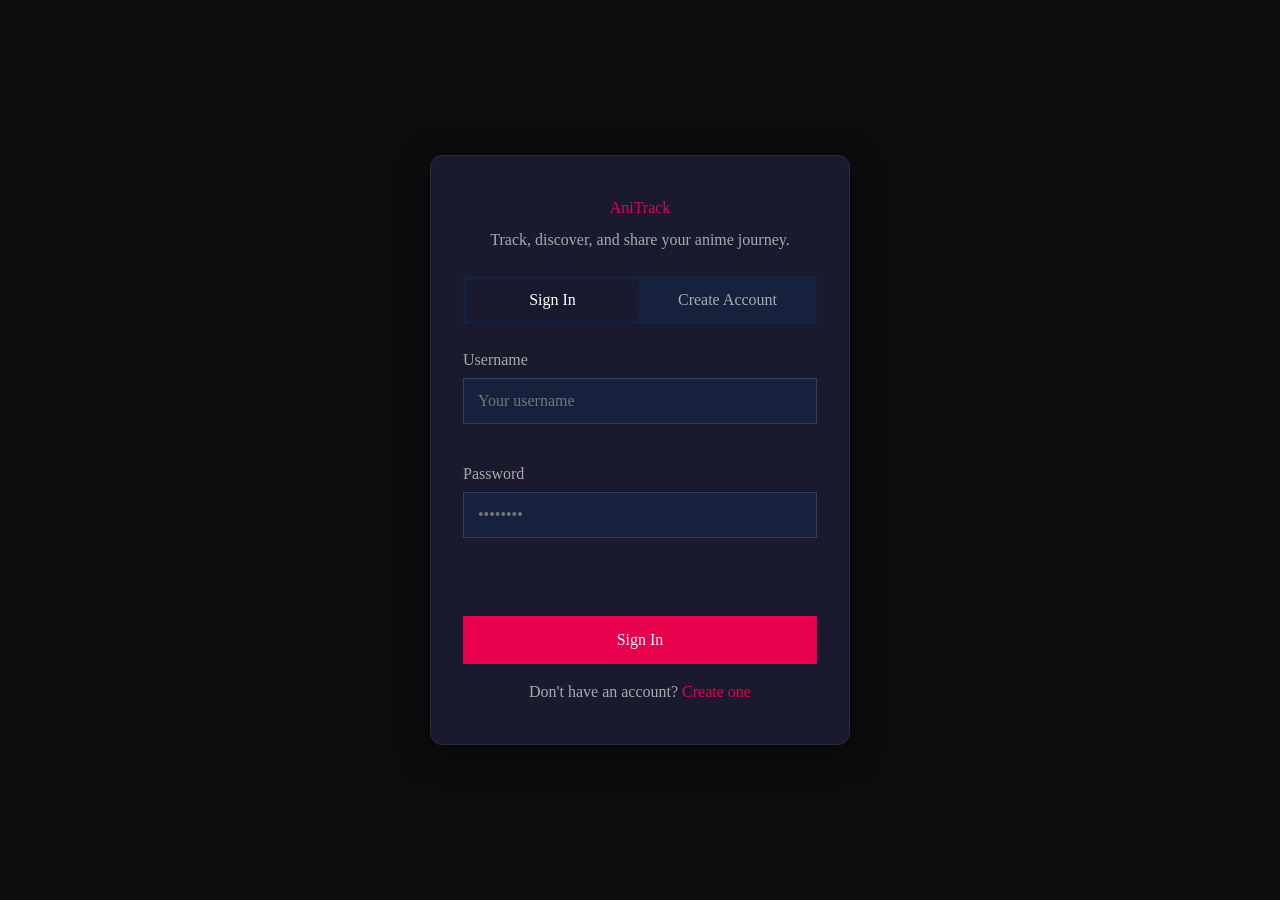
<file: detail.html>
<!DOCTYPE html>
<html lang="en">
<head>
  <meta charset="UTF-8">
  <meta name="viewport" content="width=device-width, initial-scale=1.0">
  <meta name="description" content="Anime details — episodes, characters, reviews, trailers, and streaming links on AniTrack.">
  <meta name="theme-color" content="#0D0D0D">
  <title>Anime Detail — AniTrack</title>

  <link rel="preconnect" href="https://fonts.googleapis.com">
  <link rel="preconnect" href="https://fonts.gstatic.com" crossorigin>
  <link href="https://fonts.googleapis.com/css2?family=Inter:wght@300;400;500;600;700&display=swap" rel="stylesheet">

  <link rel="stylesheet" href="css/variables.css">
  <link rel="stylesheet" href="css/reset.css">
  <link rel="stylesheet" href="css/layout.css">
  <link rel="stylesheet" href="css/navbar.css">
  <link rel="stylesheet" href="css/modal.css">
  <link rel="stylesheet" href="css/toast.css">
  <link rel="stylesheet" href="css/skeleton.css">
  <link rel="stylesheet" href="css/badges.css">
  <link rel="stylesheet" href="css/themes.css">
  <link rel="stylesheet" href="css/cards.css">
  <link rel="stylesheet" href="css/detail.css">
  <script>const t=localStorage.getItem('at_theme');if(t)document.documentElement.dataset.theme=t;</script>
</head>
<body data-page="detail" data-theme="dark">

  <nav id="navbar"></nav>

  <main class="page-wrapper">
    <div class="container">
      <section class="section-sm">

        <!-- ═══ Hero: Cover + Info ═══ -->
        <div class="detail-hero" id="detail-hero">
          <!-- Cover Image -->
          <div class="detail-cover" id="detail-cover">
            <div class="detail-cover-skeleton skeleton"></div>
          </div>

          <!-- Info Panel -->
          <div class="detail-info" id="detail-info">
            <div>
              <h1 class="detail-title" id="detail-title">
                <div class="skeleton" style="height:32px;width:70%;border-radius:6px"></div>
              </h1>
              <p class="detail-title-jp" id="detail-title-jp">
                <span class="skeleton" style="display:inline-block;height:16px;width:180px;border-radius:4px"></span>
              </p>
            </div>

            <!-- Score + Rank Row -->
            <div class="detail-score-row" id="detail-score-row">
              <div class="skeleton" style="width:80px;height:36px;border-radius:8px"></div>
              <div class="skeleton" style="width:100px;height:16px;border-radius:4px"></div>
            </div>

            <!-- Genre Tags -->
            <div class="detail-genres" id="detail-genres">
              <span class="skeleton" style="width:60px;height:24px;border-radius:20px"></span>
              <span class="skeleton" style="width:70px;height:24px;border-radius:20px"></span>
              <span class="skeleton" style="width:55px;height:24px;border-radius:20px"></span>
            </div>

            <!-- Synopsis -->
            <div class="detail-synopsis" id="detail-synopsis">
              <div class="skeleton-paragraph">
                <div class="skeleton-text skeleton" style="width:100%"></div>
                <div class="skeleton-text skeleton" style="width:95%"></div>
                <div class="skeleton-text skeleton" style="width:85%"></div>
                <div class="skeleton-text skeleton" style="width:72%"></div>
              </div>
            </div>

            <!-- Stat Grid -->
            <div class="detail-stats" id="detail-stats">
              <div class="detail-stat">
                <span class="detail-stat-label">Episodes</span>
                <span class="detail-stat-value" id="stat-episodes"><span class="skeleton" style="display:inline-block;width:30px;height:16px;border-radius:3px"></span></span>
              </div>
              <div class="detail-stat">
                <span class="detail-stat-label">Status</span>
                <span class="detail-stat-value" id="stat-status"><span class="skeleton" style="display:inline-block;width:70px;height:16px;border-radius:3px"></span></span>
              </div>
              <div class="detail-stat">
                <span class="detail-stat-label">Aired</span>
                <span class="detail-stat-value" id="stat-aired"><span class="skeleton" style="display:inline-block;width:120px;height:16px;border-radius:3px"></span></span>
              </div>
              <div class="detail-stat">
                <span class="detail-stat-label">Studio</span>
                <span class="detail-stat-value" id="stat-studio"><span class="skeleton" style="display:inline-block;width:90px;height:16px;border-radius:3px"></span></span>
              </div>
              <div class="detail-stat">
                <span class="detail-stat-label">Source</span>
                <span class="detail-stat-value" id="stat-source"><span class="skeleton" style="display:inline-block;width:60px;height:16px;border-radius:3px"></span></span>
              </div>
              <div class="detail-stat">
                <span class="detail-stat-label">Duration</span>
                <span class="detail-stat-value" id="stat-duration"><span class="skeleton" style="display:inline-block;width:80px;height:16px;border-radius:3px"></span></span>
              </div>
            </div>

            <!-- Actions -->
            <div class="detail-actions">
              <button class="detail-add-btn" id="detail-add-btn">📋 Add to Watchlist</button>
              <button class="btn btn-secondary" id="detail-reminder-btn">🔔 Set Reminder</button>
            </div>
          </div>
        </div>

        <!-- ═══ Trailer ═══ -->
        <div class="detail-trailer" id="detail-trailer">
          <h2 class="detail-trailer-title">🎬 Trailer</h2>
          <div class="detail-trailer-embed" id="trailer-embed">
            <div class="detail-trailer-placeholder">▶</div>
          </div>
        </div>

        <!-- ═══ Tab Bar ═══ -->
        <div class="detail-tabs" id="detail-tabs">
          <button class="detail-tab active" data-tab="episodes">
            Episodes <span class="detail-tab-count" id="tab-count-episodes"></span>
          </button>
          <button class="detail-tab" data-tab="characters">
            Characters <span class="detail-tab-count" id="tab-count-characters"></span>
          </button>
          <button class="detail-tab" data-tab="reviews">
            Reviews <span class="detail-tab-count" id="tab-count-reviews"></span>
          </button>
          <button class="detail-tab" data-tab="streaming">
            Streaming
          </button>
        </div>

        <!-- ═══ Tab Content Panels ═══ -->

        <!-- Episodes -->
        <div class="detail-tab-content active" id="tab-episodes">
          <div class="detail-episodes-list" id="episodes-list">
            <div class="detail-episode">
              <span class="detail-episode-num"><span class="skeleton" style="display:inline-block;width:20px;height:14px;border-radius:3px"></span></span>
              <span class="detail-episode-title"><span class="skeleton" style="display:inline-block;width:200px;height:14px;border-radius:3px"></span></span>
              <span class="detail-episode-date"><span class="skeleton" style="display:inline-block;width:80px;height:12px;border-radius:3px"></span></span>
            </div>
            <div class="detail-episode">
              <span class="detail-episode-num"><span class="skeleton" style="display:inline-block;width:20px;height:14px;border-radius:3px"></span></span>
              <span class="detail-episode-title"><span class="skeleton" style="display:inline-block;width:180px;height:14px;border-radius:3px"></span></span>
              <span class="detail-episode-date"><span class="skeleton" style="display:inline-block;width:80px;height:12px;border-radius:3px"></span></span>
            </div>
            <div class="detail-episode">
              <span class="detail-episode-num"><span class="skeleton" style="display:inline-block;width:20px;height:14px;border-radius:3px"></span></span>
              <span class="detail-episode-title"><span class="skeleton" style="display:inline-block;width:240px;height:14px;border-radius:3px"></span></span>
              <span class="detail-episode-date"><span class="skeleton" style="display:inline-block;width:80px;height:12px;border-radius:3px"></span></span>
            </div>
          </div>
        </div>

        <!-- Characters -->
        <div class="detail-tab-content" id="tab-characters">
          <div class="detail-characters-grid" id="characters-grid">
            <!-- JS populates character cards -->
          </div>
        </div>

        <!-- Reviews -->
        <div class="detail-tab-content" id="tab-reviews">
          <!-- Write Review Form Placeholder -->
          <div class="detail-review" style="margin-bottom:var(--space-lg)">
            <h3 style="font-size:var(--fs-base);font-weight:var(--fw-semibold);color:var(--text-primary);margin-bottom:var(--space-sm)">Write a Review</h3>
            <div class="form-group mb-sm">
              <label class="form-label">Your Rating</label>
              <div id="review-stars" class="detail-review-stars" style="font-size:var(--fs-lg);cursor:pointer;">☆ ☆ ☆ ☆ ☆</div>
            </div>
            <div class="form-group mb-sm">
              <textarea class="form-input form-textarea" id="review-body" placeholder="Share your thoughts…"></textarea>
            </div>
            <div class="auth-checkbox mb-sm">
              <input type="checkbox" id="review-spoiler">
              <label for="review-spoiler">Contains spoilers</label>
            </div>
            <button class="btn btn-primary" id="review-submit-btn">Submit Review</button>
          </div>

          <div class="detail-reviews-list" id="reviews-list">
            <!-- JS populates reviews -->
          </div>
        </div>

        <!-- Streaming -->
        <div class="detail-tab-content" id="tab-streaming">
          <div class="detail-streaming-list" id="streaming-list">
            <!-- JS populates streaming platform badges -->
          </div>
        </div>

        <!-- ═══ Recommendations Row ═══ -->
        <div class="detail-recommendations section" id="detail-recommendations">
          <div class="scroll-row">
            <div class="scroll-row-header">
              <h2 class="scroll-row-title">🔗 You Might Also Like</h2>
            </div>
            <div class="scroll-row-track" id="recommendations-track">
              <div class="skeleton-card" style="flex:0 0 180px"><div class="skeleton-card-cover skeleton"></div><div class="skeleton-card-body"><div class="skeleton-card-title skeleton"></div><div class="skeleton-card-meta skeleton"></div></div></div>
              <div class="skeleton-card" style="flex:0 0 180px"><div class="skeleton-card-cover skeleton"></div><div class="skeleton-card-body"><div class="skeleton-card-title skeleton"></div><div class="skeleton-card-meta skeleton"></div></div></div>
              <div class="skeleton-card" style="flex:0 0 180px"><div class="skeleton-card-cover skeleton"></div><div class="skeleton-card-body"><div class="skeleton-card-title skeleton"></div><div class="skeleton-card-meta skeleton"></div></div></div>
              <div class="skeleton-card" style="flex:0 0 180px"><div class="skeleton-card-cover skeleton"></div><div class="skeleton-card-body"><div class="skeleton-card-title skeleton"></div><div class="skeleton-card-meta skeleton"></div></div></div>
              <div class="skeleton-card" style="flex:0 0 180px"><div class="skeleton-card-cover skeleton"></div><div class="skeleton-card-body"><div class="skeleton-card-title skeleton"></div><div class="skeleton-card-meta skeleton"></div></div></div>
            </div>
          </div>
        </div>

      </section>
    </div>
  </main>

  <script src="js/storage.js"></script>
  <script src="js/auth.js"></script>
  <script src="js/api.js"></script>
  <script src="js/api-bridge.js"></script>
  <script src="js/ui.js"></script>
  <script src="js/theme.js"></script>
  <script src="js/navbar.js"></script>
  <script src="js/shortcuts.js"></script>
  <script src="js/pwa.js"></script>
  <script src="js/detail.js"></script>
  <script src="js/app.js"></script>
</body>
</html>
</file>
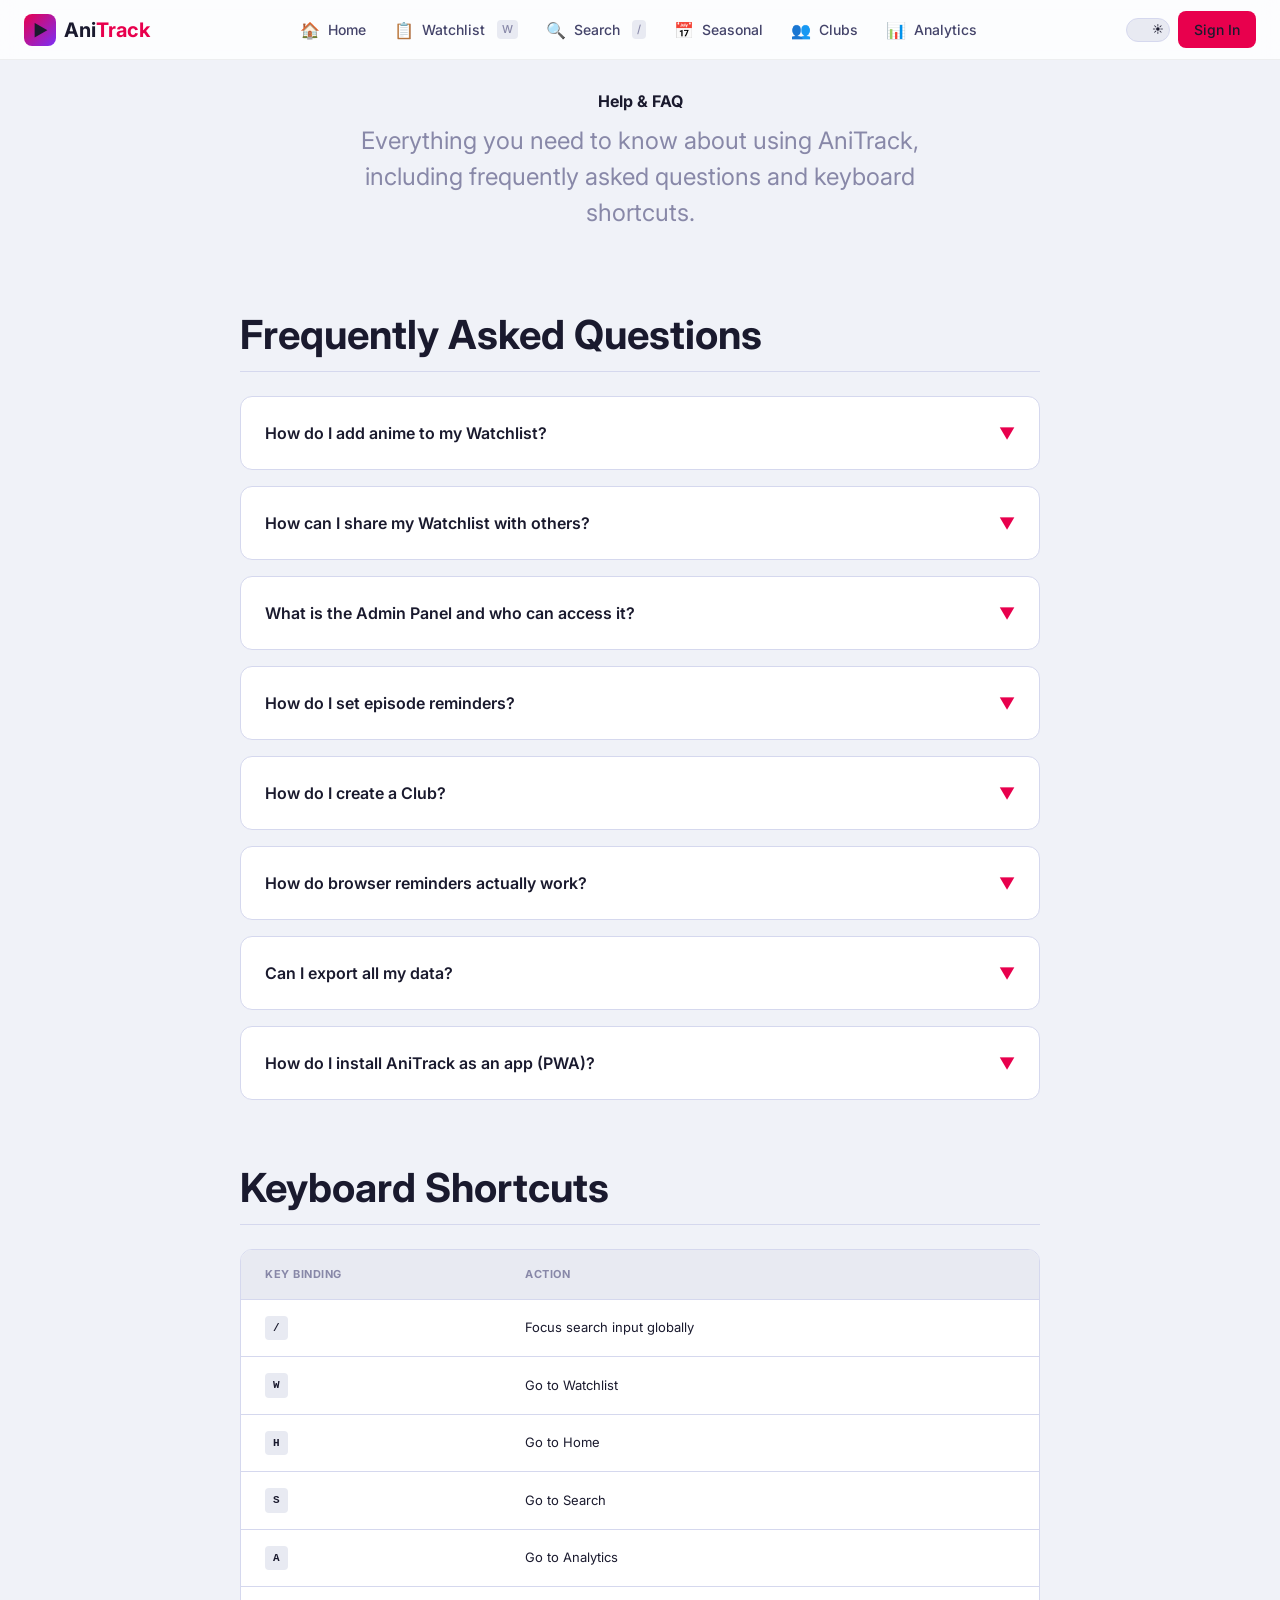
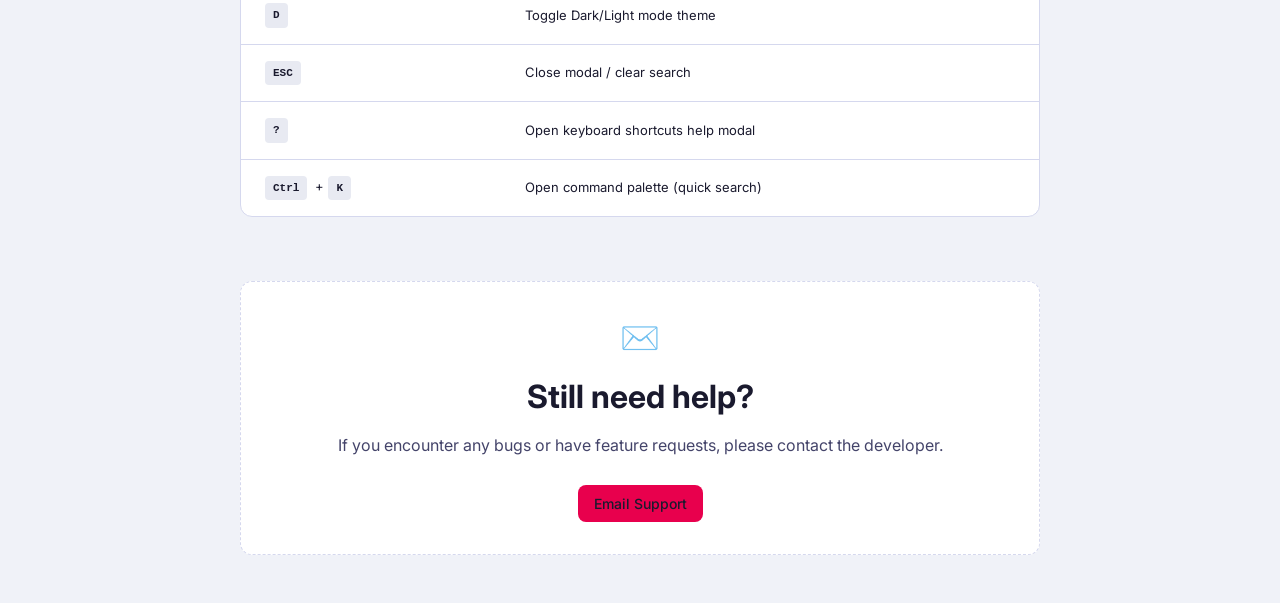
<file: help.html>
<!DOCTYPE html>
<html lang="en">
<head>
  <meta charset="UTF-8">
  <meta name="viewport" content="width=device-width, initial-scale=1.0">
  <meta name="description" content="Help, FAQ, and Keyboard Shortcuts for AniTrack.">
  <meta name="theme-color" content="#0D0D0D">
  <title>Help & FAQ — AniTrack</title>

  <link rel="preconnect" href="https://fonts.googleapis.com">
  <link rel="preconnect" href="https://fonts.gstatic.com" crossorigin>
  <link href="https://fonts.googleapis.com/css2?family=Inter:wght@300;400;500;600;700&display=swap" rel="stylesheet">

  <link rel="stylesheet" href="css/variables.css">
  <link rel="stylesheet" href="css/reset.css">
  <link rel="stylesheet" href="css/layout.css">
  <link rel="stylesheet" href="css/navbar.css">
  <link rel="stylesheet" href="css/modal.css">
  <link rel="stylesheet" href="css/toast.css">
  <link rel="stylesheet" href="css/themes.css">
  <link rel="stylesheet" href="css/help.css">
  <script>const t=localStorage.getItem('at_theme');if(t)document.documentElement.dataset.theme=t;</script>
</head>
<body data-page="help" data-theme="dark">

  <nav id="navbar"></nav>

  <main class="page-wrapper">
    <div class="container">
      
      <!-- ═══ Page Header ═══ -->
      <header class="help-header">
        <h1 class="help-title">Help & FAQ</h1>
        <p class="help-subtitle">Everything you need to know about using AniTrack, including frequently asked questions and keyboard shortcuts.</p>
      </header>

      <!-- ═══ FAQ Section ═══ -->
      <section class="faq-section">
        <h2 class="section-title">Frequently Asked Questions</h2>
        
        <div class="faq-list">
          
          <div class="faq-item">
            <button class="faq-header" aria-expanded="false">
              <span class="faq-question">How do I add anime to my Watchlist?</span>
              <span class="faq-icon">▼</span>
            </button>
            <div class="faq-content">
              You can add anime to your Watchlist from any anime card or detail page by clicking the "+ Add" button. You'll be prompted to select a status (Watching, Completed, On Hold, Dropped, or Plan to Watch).
            </div>
          </div>

          <div class="faq-item">
            <button class="faq-header" aria-expanded="false">
              <span class="faq-question">How can I share my Watchlist with others?</span>
              <span class="faq-icon">▼</span>
            </button>
            <div class="faq-content">
              While on the Watchlist page, look for the "Share" button in the toolbar. This will generate a unique text token that you can send to your friends. They can use the "Import" function to view your list!
            </div>
          </div>

          <div class="faq-item">
            <button class="faq-header" aria-expanded="false">
              <span class="faq-question">What is the Admin Panel and who can access it?</span>
              <span class="faq-icon">▼</span>
            </button>
            <div class="faq-content">
              The Admin Panel is a restricted area of AniTrack used for content moderation, such as reviewing user reports and making global announcements. Only accounts with the "Admin" privilege flag can enter this view.
            </div>
          </div>

          <div class="faq-item">
            <button class="faq-header" aria-expanded="false">
              <span class="faq-question">How do I set episode reminders?</span>
              <span class="faq-icon">▼</span>
            </button>
            <div class="faq-content">
              On any currently airing anime's detail page, click the "Remind Me" bell icon next to the next episode air date. You will need to allow browser notification permissions when prompted.
            </div>
          </div>

          <div class="faq-item">
            <button class="faq-header" aria-expanded="false">
              <span class="faq-question">How do I create a Club?</span>
              <span class="faq-icon">▼</span>
            </button>
            <div class="faq-content">
              Navigate to the Clubs directory page and click the primary "Create Club" button in the top right. You can set a custom banner, description, tags, and choose whether the club is Public or Private.
            </div>
          </div>

          <div class="faq-item">
            <button class="faq-header" aria-expanded="false">
              <span class="faq-question">How do browser reminders actually work?</span>
              <span class="faq-icon">▼</span>
            </button>
            <div class="faq-content">
              AniTrack uses the Web Notifications API and Service Workers. This means as long as you have the browser open (or the PWA installed on your device), you will receive a native push notification precisely when the episode drops.
            </div>
          </div>

          <div class="faq-item">
            <button class="faq-header" aria-expanded="false">
              <span class="faq-question">Can I export all my data?</span>
              <span class="faq-icon">▼</span>
            </button>
            <div class="faq-content">
              Yes! You can export your entire Watchlist as a CSV file from the Watchlist page. You can also export your raw JSON profile data from the Account Settings section in your Profile.
            </div>
          </div>

          <div class="faq-item">
            <button class="faq-header" aria-expanded="false">
              <span class="faq-question">How do I install AniTrack as an app (PWA)?</span>
              <span class="faq-icon">▼</span>
            </button>
            <div class="faq-content">
              On Chrome or Edge, click the "Install" icon in your URL bar, or open the browser menu and select "Install AniTrack". On iOS/Safari, tap the Share button and select "Add to Home Screen".
            </div>
          </div>

        </div>
      </section>

      <!-- ═══ Keyboard Shortcuts ═══ -->
      <section class="shortcuts-section">
        <h2 class="section-title">Keyboard Shortcuts</h2>
        
        <div class="shortcuts-table-wrap">
          <table class="shortcuts-table">
            <thead>
              <tr>
                <th>Key Binding</th>
                <th>Action</th>
              </tr>
            </thead>
            <tbody>
              <tr>
                <td><span class="kbd">/</span></td>
                <td>Focus search input globally</td>
              </tr>
              <tr>
                <td><span class="kbd">W</span></td>
                <td>Go to Watchlist</td>
              </tr>
              <tr>
                <td><span class="kbd">H</span></td>
                <td>Go to Home</td>
              </tr>
              <tr>
                <td><span class="kbd">S</span></td>
                <td>Go to Search</td>
              </tr>
              <tr>
                <td><span class="kbd">A</span></td>
                <td>Go to Analytics</td>
              </tr>
              <tr>
                <td><span class="kbd">D</span></td>
                <td>Toggle Dark/Light mode theme</td>
              </tr>
              <tr>
                <td><span class="kbd">ESC</span></td>
                <td>Close modal / clear search</td>
              </tr>
              <tr>
                <td><span class="kbd">?</span></td>
                <td>Open keyboard shortcuts help modal</td>
              </tr>
              <tr>
                <td><span class="kbd">Ctrl</span> + <span class="kbd">K</span></td>
                <td>Open command palette (quick search)</td>
              </tr>
            </tbody>
          </table>
        </div>
      </section>

      <!-- ═══ Contact ═══ -->
      <section class="contact-section">
        <div class="contact-card">
          <div class="contact-icon">✉️</div>
          <h3 style="font-size:var(--fs-xl);font-weight:var(--fw-bold);color:var(--text-primary)">Still need help?</h3>
          <p class="contact-text">If you encounter any bugs or have feature requests, please contact the developer.</p>
          <a href="mailto:himanshujangid201@gmail.com" class="btn btn-primary" style="margin-top:var(--space-sm)">Email Support</a>
        </div>
      </section>

    </div>
  </main>

  <script src="js/storage.js"></script>
  <script src="js/auth.js"></script>
  <script src="js/api.js"></script>
  <script src="js/api-bridge.js"></script>
  <script src="js/ui.js"></script>
  <script src="js/theme.js"></script>
  <script src="js/navbar.js"></script>
  <script src="js/shortcuts.js"></script>
  <script src="js/pwa.js"></script>
  <script src="js/app.js"></script>
</body>
</html>
</file>
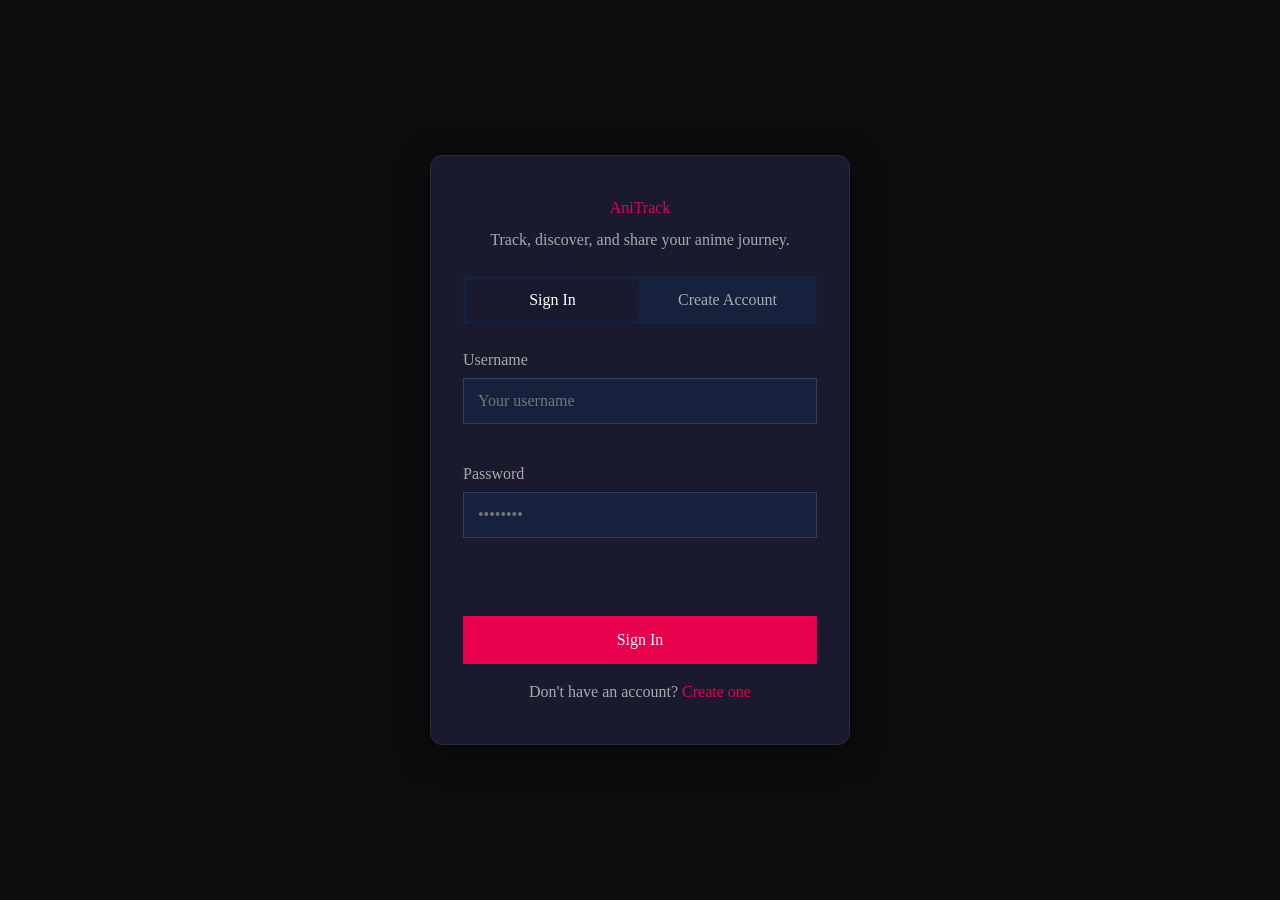
<file: list.html>
<!DOCTYPE html>
<html lang="en">
<head>
  <meta charset="UTF-8">
  <meta name="viewport" content="width=device-width, initial-scale=1.0">
  <meta name="description" content="Manage your anime watchlist — track episodes, rate shows, and organise by status on AniTrack.">
  <meta name="theme-color" content="#0D0D0D">
  <title>My Watchlist — AniTrack</title>

  <!-- Google Fonts -->
  <link rel="preconnect" href="https://fonts.googleapis.com">
  <link rel="preconnect" href="https://fonts.gstatic.com" crossorigin>
  <link href="https://fonts.googleapis.com/css2?family=Inter:wght@300;400;500;600;700&display=swap" rel="stylesheet">

  <!-- Stylesheets -->
  <link rel="stylesheet" href="css/variables.css">
  <link rel="stylesheet" href="css/reset.css">
  <link rel="stylesheet" href="css/layout.css">
  <link rel="stylesheet" href="css/navbar.css">
  <link rel="stylesheet" href="css/modal.css">
  <link rel="stylesheet" href="css/toast.css">
  <link rel="stylesheet" href="css/skeleton.css">
  <link rel="stylesheet" href="css/badges.css">
  <link rel="stylesheet" href="css/themes.css">
  <link rel="stylesheet" href="css/watchlist.css">
  <script>const t=localStorage.getItem('at_theme');if(t)document.documentElement.dataset.theme=t;</script>
</head>
<body data-page="watchlist" data-theme="dark">

  <!-- Navbar placeholder -->
  <nav id="navbar"></nav>

  <main class="page-wrapper">
    <div class="container">

      <!-- ═══ Page Header ═══ -->
      <section class="section-sm">
        <div class="watchlist-header">
          <h1 class="watchlist-title">My Watchlist</h1>
          <div class="watchlist-actions">
            <button class="btn btn-secondary btn-sm" id="watchlist-export-btn">📤 Export</button>
            <button class="btn btn-secondary btn-sm" id="watchlist-share-btn">🔗 Share</button>
            <button class="btn btn-primary btn-sm" id="watchlist-add-btn">+ Add Anime</button>
          </div>
        </div>

        <!-- ═══ Status Tabs ═══ -->
        <div class="watchlist-tabs" id="watchlist-tabs">
          <button class="watchlist-tab active" data-status="all">
            All <span class="watchlist-tab-count" id="count-all">0</span>
          </button>
          <button class="watchlist-tab" data-status="watching">
            📺 Watching <span class="watchlist-tab-count" id="count-watching">0</span>
          </button>
          <button class="watchlist-tab" data-status="completed">
            ✅ Completed <span class="watchlist-tab-count" id="count-completed">0</span>
          </button>
          <button class="watchlist-tab" data-status="on-hold">
            ⏸ On Hold <span class="watchlist-tab-count" id="count-on-hold">0</span>
          </button>
          <button class="watchlist-tab" data-status="dropped">
            ❌ Dropped <span class="watchlist-tab-count" id="count-dropped">0</span>
          </button>
          <button class="watchlist-tab" data-status="plan-to-watch">
            📋 Plan to Watch <span class="watchlist-tab-count" id="count-plan-to-watch">0</span>
          </button>
        </div>

        <!-- ═══ Toolbar ═══ -->
        <div class="watchlist-toolbar">
          <div class="watchlist-search">
            <span class="watchlist-search-icon">🔍</span>
            <input type="text" class="form-input" id="watchlist-search-input" placeholder="Filter watchlist…">
          </div>
          <div class="watchlist-view-toggle">
            <button class="watchlist-view-btn active" data-view="table" aria-label="Table view">☰</button>
            <button class="watchlist-view-btn" data-view="grid" aria-label="Grid view">⊞</button>
          </div>
        </div>

        <!-- ═══ Watchlist Table ═══ -->
        <div class="watchlist-table-wrap" id="watchlist-table-wrap">
          <table class="watchlist-table" id="watchlist-table">
            <thead>
              <tr>
                <th style="width: 40px">#</th>
                <th>Title</th>
                <th class="sortable" data-sort="score">Score</th>
                <th>Progress</th>
                <th class="sortable" data-sort="episodes">Episodes</th>
                <th class="sortable" data-sort="type">Type</th>
                <th>Status</th>
                <th style="width: 80px">Actions</th>
              </tr>
            </thead>
            <tbody id="watchlist-tbody">
              <!-- Skeleton rows while loading -->
              <tr>
                <td><div class="skeleton" style="width:20px;height:14px"></div></td>
                <td><div class="watchlist-title-cell"><div class="skeleton" style="width:42px;height:62px;border-radius:4px"></div><div><div class="skeleton" style="width:140px;height:14px;margin-bottom:6px"></div><div class="skeleton" style="width:90px;height:10px"></div></div></div></td>
                <td><div class="skeleton" style="width:40px;height:14px"></div></td>
                <td><div class="skeleton" style="width:80px;height:4px;border-radius:4px"></div></td>
                <td><div class="skeleton" style="width:60px;height:14px"></div></td>
                <td><div class="skeleton" style="width:40px;height:20px;border-radius:4px"></div></td>
                <td><div class="skeleton" style="width:70px;height:22px;border-radius:12px"></div></td>
                <td><div class="skeleton" style="width:50px;height:14px"></div></td>
              </tr>
              <tr>
                <td><div class="skeleton" style="width:20px;height:14px"></div></td>
                <td><div class="watchlist-title-cell"><div class="skeleton" style="width:42px;height:62px;border-radius:4px"></div><div><div class="skeleton" style="width:120px;height:14px;margin-bottom:6px"></div><div class="skeleton" style="width:80px;height:10px"></div></div></div></td>
                <td><div class="skeleton" style="width:40px;height:14px"></div></td>
                <td><div class="skeleton" style="width:80px;height:4px;border-radius:4px"></div></td>
                <td><div class="skeleton" style="width:60px;height:14px"></div></td>
                <td><div class="skeleton" style="width:40px;height:20px;border-radius:4px"></div></td>
                <td><div class="skeleton" style="width:70px;height:22px;border-radius:12px"></div></td>
                <td><div class="skeleton" style="width:50px;height:14px"></div></td>
              </tr>
              <tr>
                <td><div class="skeleton" style="width:20px;height:14px"></div></td>
                <td><div class="watchlist-title-cell"><div class="skeleton" style="width:42px;height:62px;border-radius:4px"></div><div><div class="skeleton" style="width:160px;height:14px;margin-bottom:6px"></div><div class="skeleton" style="width:100px;height:10px"></div></div></div></td>
                <td><div class="skeleton" style="width:40px;height:14px"></div></td>
                <td><div class="skeleton" style="width:80px;height:4px;border-radius:4px"></div></td>
                <td><div class="skeleton" style="width:60px;height:14px"></div></td>
                <td><div class="skeleton" style="width:40px;height:20px;border-radius:4px"></div></td>
                <td><div class="skeleton" style="width:70px;height:22px;border-radius:12px"></div></td>
                <td><div class="skeleton" style="width:50px;height:14px"></div></td>
              </tr>
            </tbody>
          </table>
        </div>

        <!-- ═══ Empty State (hidden by default, shown when no items) ═══ -->
        <div class="watchlist-empty hidden" id="watchlist-empty">
          <div class="watchlist-empty-icon">📭</div>
          <h3 class="watchlist-empty-title">Your watchlist is empty</h3>
          <p class="watchlist-empty-desc">
            Start adding anime to your watchlist to track your progress,
            rate shows, and never lose track of what you're watching.
          </p>
          <a href="search.html" class="btn btn-primary">🔍 Discover Anime</a>
        </div>

      </section>

    </div><!-- .container -->
  </main><!-- .page-wrapper -->

  <!-- Scripts -->
  <script src="js/storage.js"></script>
  <script src="js/auth.js"></script>
  <script src="js/api.js"></script>
  <script src="js/api-bridge.js"></script>
  <script src="js/ui.js"></script>
  <script src="js/theme.js"></script>
  <script src="js/navbar.js"></script>
  <script src="js/shortcuts.js"></script>
  <script src="js/pwa.js"></script>
  <script src="js/watchlist.js"></script>
  <script src="js/app.js"></script>
</body>
</html>
</file>
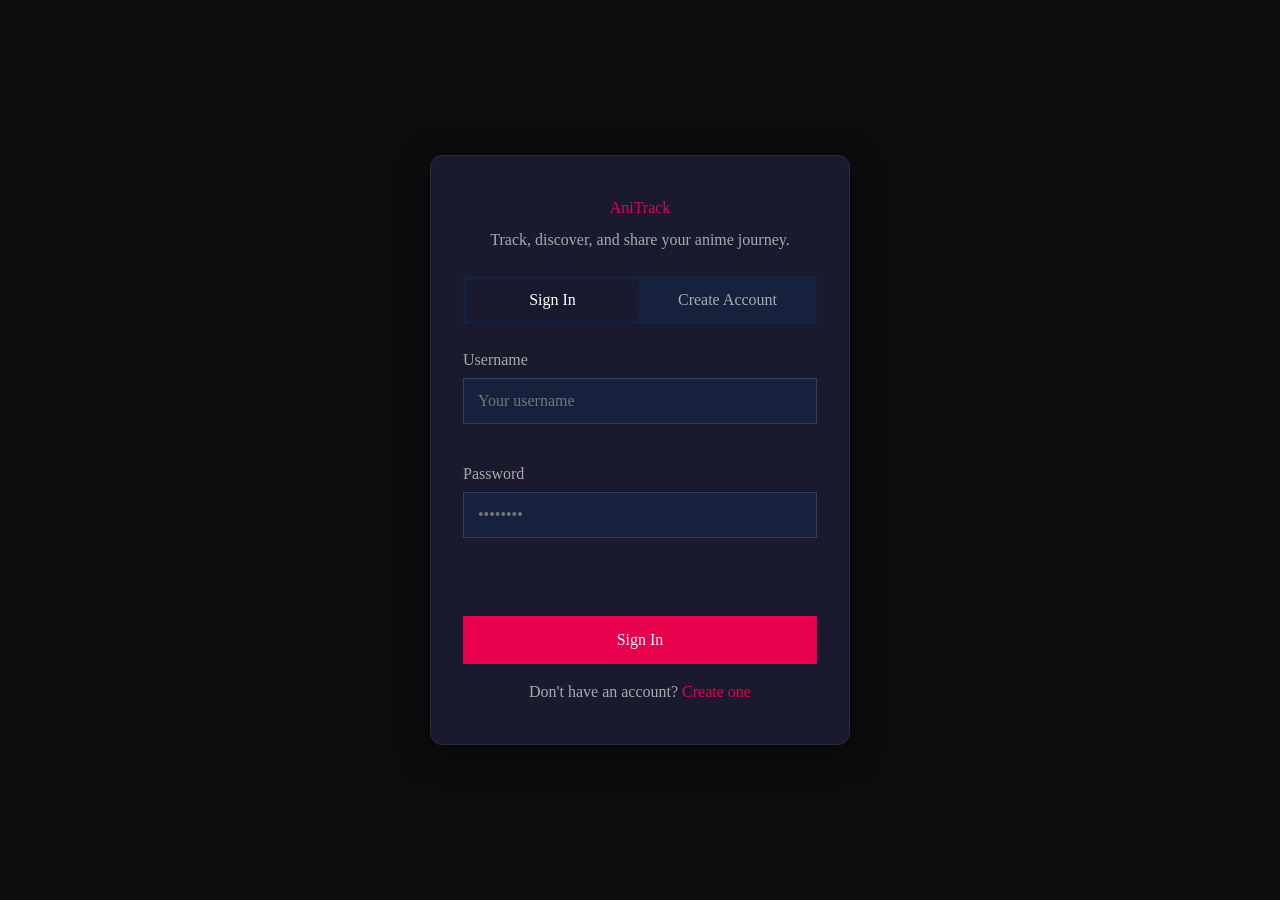
<file: login.html>
<!DOCTYPE html>
<html lang="en">
<head>
  <meta charset="UTF-8">
  <meta name="viewport" content="width=device-width, initial-scale=1.0">
  <title>Sign In - AniTrack</title>
  
  <link rel="stylesheet" href="css/variables.css">
  <link rel="stylesheet" href="css/reset.css">

  <script>
    document.documentElement.dataset.theme = 
    localStorage.getItem('at_theme') || 'dark';
  </script>

  <style>
    body {
      min-height: 100vh;
      display: flex;
      align-items: center;
      justify-content: center;
      background: var(--bg-primary);
      font-family: var(--font);
      padding: 16px;
    }
    #auth-card {
      background: var(--bg-card);
      border: 1px solid var(--border-subtle);
      border-radius: var(--radius-lg);
      padding: 40px 32px;
      width: 100%;
      max-width: 420px;
      box-shadow: var(--shadow-lg);
    }
    #logo {
      font-size: var(--text-2xl);
      font-weight: var(--font-bold);
      color: var(--accent-primary);
      text-align: center;
      margin-bottom: 8px;
    }
    #tagline {
      text-align: center;
      color: var(--text-secondary);
      font-size: var(--text-sm);
      margin-bottom: 24px;
    }
    #tab-bar {
      display: flex;
      background: var(--bg-surface);
      border-radius: var(--radius);
      padding: 4px;
      margin-bottom: 24px;
      gap: 4px;
    }
    .tab {
      flex: 1;
      padding: 8px;
      border: none;
      border-radius: var(--radius-sm);
      background: transparent;
      color: var(--text-secondary);
      font-size: var(--text-sm);
      font-weight: var(--font-medium);
      cursor: pointer;
      transition: background var(--transition), color var(--transition);
      font-family: var(--font);
    }
    .tab.active {
      background: var(--bg-card);
      color: var(--text-primary);
      box-shadow: var(--shadow-sm);
    }
    .field {
      display: flex;
      flex-direction: column;
      gap: 6px;
      margin-bottom: 16px;
    }
    .field label {
      font-size: var(--text-sm);
      font-weight: var(--font-medium);
      color: var(--text-secondary);
    }
    .field input {
      background: var(--bg-surface);
      border: 1px solid var(--border-input);
      border-radius: var(--radius);
      padding: 10px 14px;
      color: var(--text-primary);
      font-size: var(--text-base);
      font-family: var(--font);
      width: 100%;
      box-sizing: border-box;
      outline: none;
      transition: border-color 0.2s;
    }
    .field input:focus {
      border-color: var(--accent-primary);
      box-shadow: 0 0 0 3px var(--accent-glow);
    }
    .field input.invalid {
      border-color: var(--error);
    }
    .field-error {
      font-size: var(--text-xs);
      color: var(--error);
      min-height: 16px;
    }
    .form-error {
      display: block;
      font-size: var(--text-sm);
      color: var(--error);
      margin-bottom: 12px;
      min-height: 20px;
      text-align: center;
    }
    .btn-primary {
      width: 100%;
      padding: 12px;
      background: var(--accent-primary);
      color: #ffffff;
      border: none;
      border-radius: var(--radius);
      font-size: var(--text-base);
      font-weight: var(--font-semibold);
      font-family: var(--font);
      cursor: pointer;
      margin-top: 8px;
      transition: background 0.2s, transform 0.1s;
    }
    .btn-primary:hover { background: var(--accent-hover); }
    .btn-primary:active { transform: scale(0.98); }
    .btn-primary:disabled {
      opacity: 0.6;
      cursor: not-allowed;
    }
    .switch-text {
      text-align: center;
      margin-top: 16px;
      font-size: var(--text-sm);
      color: var(--text-secondary);
    }
    .switch-link {
      color: var(--accent-primary);
      cursor: pointer;
      font-weight: var(--font-medium);
    }
    .switch-link:hover { text-decoration: underline; }
  </style>
</head>
<body>
  <div id="auth-card">
    <!-- Logo -->
    <div id="logo">AniTrack</div>
    <p id="tagline">Track, discover, and share your anime journey.</p>

    <!-- Tab switcher -->
    <div id="tab-bar">
      <button id="tab-login" class="tab active">Sign In</button>
      <button id="tab-register" class="tab">Create Account</button>
    </div>

    <!-- SIGN IN FORM -->
    <div id="login-form">
      <div class="field">
        <label>Username</label>
        <input type="text" id="login-username" placeholder="Your username">
        <span class="field-error" id="login-username-error"></span>
      </div>
      <div class="field">
        <label>Password</label>
        <input type="password" id="login-password" placeholder="••••••••">
        <span class="field-error" id="login-password-error"></span>
      </div>
      <span class="form-error" id="login-error"></span>
      <button id="login-btn" class="btn-primary">Sign In</button>
      <p class="switch-text">
        Don't have an account? 
        <span class="switch-link" id="go-register">Create one</span>
      </p>
    </div>

    <!-- CREATE ACCOUNT FORM -->
    <div id="register-form" style="display:none">
      <div class="field">
        <label>Username</label>
        <input type="text" id="reg-username" placeholder="Choose a username">
        <span class="field-error" id="reg-username-error"></span>
      </div>
      <div class="field">
        <label>Email</label>
        <input type="email" id="reg-email" placeholder="you@example.com">
        <span class="field-error" id="reg-email-error"></span>
      </div>
      <div class="field">
        <label>Password</label>
        <input type="password" id="reg-password" placeholder="Min 6 characters">
        <span class="field-error" id="reg-password-error"></span>
      </div>
      <div class="field">
        <label>Confirm Password</label>
        <input type="password" id="reg-confirm" placeholder="Repeat password">
        <span class="field-error" id="reg-confirm-error"></span>
      </div>
      <span class="form-error" id="reg-error"></span>
      <button id="register-btn" class="btn-primary">Create Account</button>
      <p class="switch-text">
        Already have an account? 
        <span class="switch-link" id="go-login">Sign In</span>
      </p>
    </div>
  </div>

<script>
// ── Tab switching ──────────────────────────────
const tabLogin = document.getElementById('tab-login')
const tabRegister = document.getElementById('tab-register')
const loginForm = document.getElementById('login-form')
const registerForm = document.getElementById('register-form')

const showLogin = () => {
  loginForm.style.display = 'block'
  registerForm.style.display = 'none'
  tabLogin.classList.add('active')
  tabRegister.classList.remove('active')
  clearAllErrors()
}
const showRegister = () => {
  registerForm.style.display = 'block'
  loginForm.style.display = 'none'
  tabRegister.classList.add('active')
  tabLogin.classList.remove('active')
  clearAllErrors()
}

tabLogin.addEventListener('click', showLogin)
tabRegister.addEventListener('click', showRegister)
document.getElementById('go-register').addEventListener('click', showRegister)
document.getElementById('go-login').addEventListener('click', showLogin)

// ── Error helpers ──────────────────────────────
const setError = (id, msg) => {
  const el = document.getElementById(id)
  if (el) el.textContent = msg
}
const clearError = (id) => {
  const el = document.getElementById(id)
  if (el) el.textContent = ''
}
const setInvalid = (inputId, errorId, msg) => {
  const input = document.getElementById(inputId)
  if (input) input.classList.add('invalid')
  setError(errorId, msg)
}
const clearAllErrors = () => {
  ['login-username-error','login-password-error','login-error',
   'reg-username-error','reg-email-error','reg-password-error',
   'reg-confirm-error','reg-error'].forEach(id => setError(id,''))
  document.querySelectorAll('.invalid').forEach(el => 
    el.classList.remove('invalid'))
}

// ── Hash password (SHA-256) ────────────────────
const hashPassword = async (password) => {
  const encoder = new TextEncoder()
  const data = encoder.encode(password)
  const hash = await crypto.subtle.digest('SHA-256', data)
  return Array.from(new Uint8Array(hash))
    .map(b => b.toString(16).padStart(2,'0')).join('')
}

// ── Storage helpers (inline — no imports needed) ──
const getUsers = () => {
  try { return JSON.parse(localStorage.getItem('at_users')) || [] }
  catch { return [] }
}
const saveUsers = (users) => {
  localStorage.setItem('at_users', JSON.stringify(users))
}
const createSession = (user) => {
  const session = {
    userId: user.id,
    token: crypto.randomUUID(),
    expiresAt: new Date(Date.now() + 24 * 60 * 60 * 1000).toISOString()
  }
  localStorage.setItem('at_session', JSON.stringify(session))
  const { passwordHash, ...safeUser } = user
  localStorage.setItem('at_user', JSON.stringify(safeUser))
}

// ── Sign In ────────────────────────────────────
document.getElementById('login-btn').addEventListener('click', async () => {
  clearAllErrors()
  const username = document.getElementById('login-username').value.trim()
  const password = document.getElementById('login-password').value

  let valid = true
  if (!username) {
    setInvalid('login-username','login-username-error','Username is required')
    valid = false
  }
  if (!password) {
    setInvalid('login-password','login-password-error','Password is required')
    valid = false
  }
  if (!valid) return

  const btn = document.getElementById('login-btn')
  btn.disabled = true
  btn.textContent = 'Signing in...'

  try {
    const users = getUsers()
    const user = users.find(u => u.username.toLowerCase() === username.toLowerCase())
    if (!user) {
      setError('login-error', 'Invalid username or password')
      btn.disabled = false
      btn.textContent = 'Sign In'
      return
    }
    const hash = await hashPassword(password)
    if (hash !== user.passwordHash) {
      setError('login-error', 'Invalid username or password')
      btn.disabled = false
      btn.textContent = 'Sign In'
      return
    }
    createSession(user)
    location.href = 'index.html'
  } catch(e) {
    setError('login-error', 'Something went wrong. Try again.')
    btn.disabled = false
    btn.textContent = 'Sign In'
  }
})

// ── Create Account ─────────────────────────────
document.getElementById('register-btn').addEventListener('click', async () => {
  clearAllErrors()
  const username = document.getElementById('reg-username').value.trim()
  const email    = document.getElementById('reg-email').value.trim()
  const password = document.getElementById('reg-password').value
  const confirm  = document.getElementById('reg-confirm').value

  let valid = true
  if (!username || username.length < 3) {
    setInvalid('reg-username','reg-username-error',
      'Username must be at least 3 characters')
    valid = false
  }
  if (!email || !email.includes('@')) {
    setInvalid('reg-email','reg-email-error','Valid email required')
    valid = false
  }
  if (!password || password.length < 6) {
    setInvalid('reg-password','reg-password-error',
      'Password must be at least 6 characters')
    valid = false
  }
  if (password !== confirm) {
    setInvalid('reg-confirm','reg-confirm-error','Passwords do not match')
    valid = false
  }
  if (!valid) return

  const users = getUsers()
  if (users.some(u => u.username.toLowerCase() === username.toLowerCase())) {
    setInvalid('reg-username','reg-username-error','Username already taken')
    return
  }
  if (users.some(u => u.email.toLowerCase() === email.toLowerCase())) {
    setInvalid('reg-email','reg-email-error','Email already registered')
    return
  }

  const btn = document.getElementById('register-btn')
  btn.disabled = true
  btn.textContent = 'Creating account...'

  try {
    const passwordHash = await hashPassword(password)
    const user = {
      id: 'usr_' + crypto.randomUUID().slice(0,8),
      username,
      email,
      passwordHash,
      avatar: '',
      bio: '',
      darkMode: true,
      isAdmin: false,
      joinedAt: new Date().toISOString(),
      stats: {
        totalAnime: 0,
        episodesWatched: 0,
        daysWatched: 0,
        meanScore: 0,
      }
    }
    users.push(user)
    saveUsers(users)
    createSession(user)
    location.href = 'index.html'
  } catch(e) {
    setError('reg-error', 'Something went wrong. Try again.')
    btn.disabled = false
    btn.textContent = 'Create Account'
  }
})
</script>

</body>
</html>
</file>
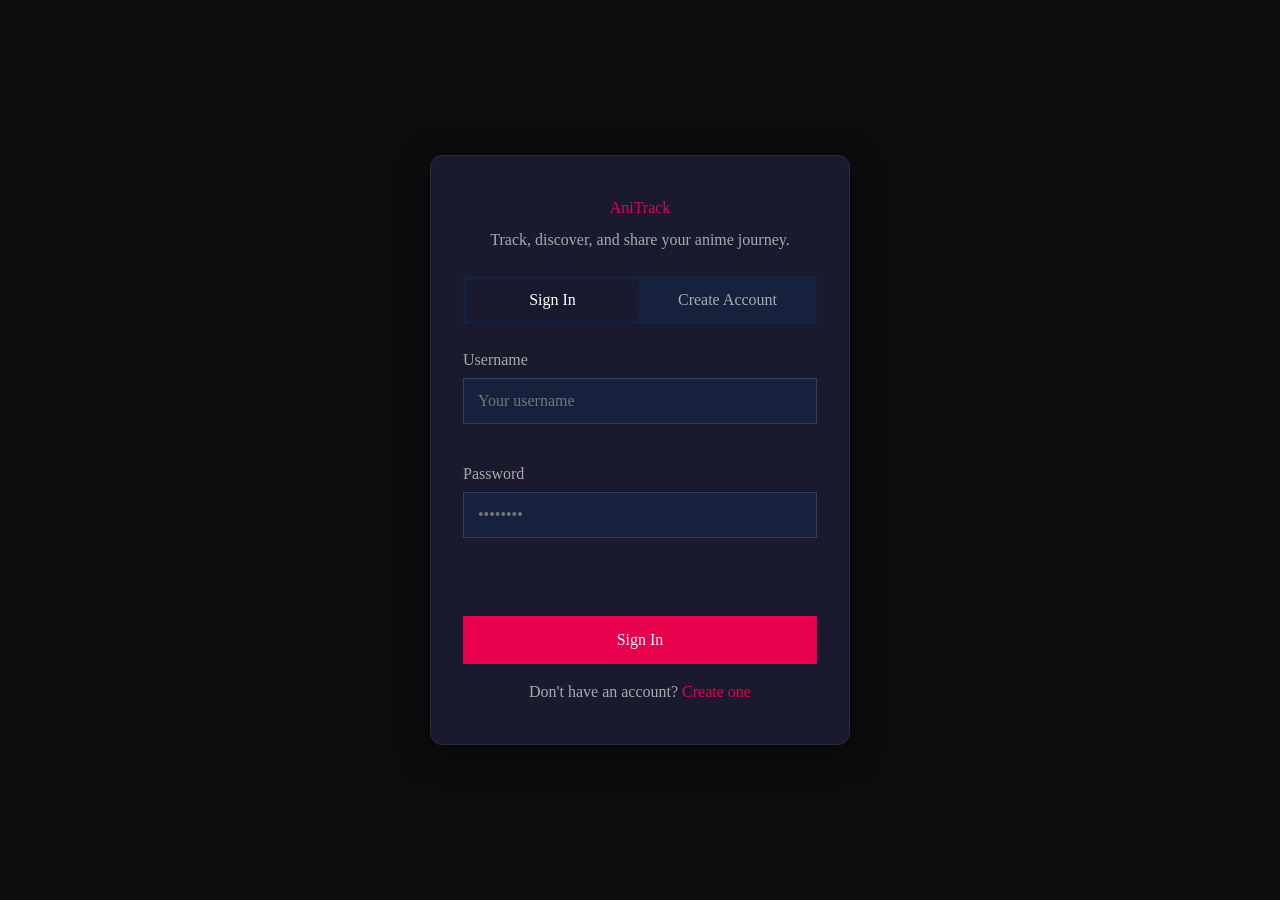
<file: profile.html>
<!DOCTYPE html>
<html lang="en">
<head>
  <meta charset="UTF-8">
  <meta name="viewport" content="width=device-width, initial-scale=1.0">
  <meta name="description" content="Manage your AniTrack profile and account settings.">
  <meta name="theme-color" content="#0D0D0D">
  <title>My Profile — AniTrack</title>

  <link rel="preconnect" href="https://fonts.googleapis.com">
  <link rel="preconnect" href="https://fonts.gstatic.com" crossorigin>
  <link href="https://fonts.googleapis.com/css2?family=Inter:wght@300;400;500;600;700&display=swap" rel="stylesheet">

  <link rel="stylesheet" href="css/variables.css">
  <link rel="stylesheet" href="css/reset.css">
  <link rel="stylesheet" href="css/layout.css">
  <link rel="stylesheet" href="css/navbar.css">
  <link rel="stylesheet" href="css/modal.css">
  <link rel="stylesheet" href="css/toast.css">
  <link rel="stylesheet" href="css/skeleton.css">
  <link rel="stylesheet" href="css/badges.css">
  <link rel="stylesheet" href="css/themes.css">
  <link rel="stylesheet" href="css/profile.css">
  <script>const t=localStorage.getItem('at_theme');if(t)document.documentElement.dataset.theme=t;</script>
</head>
<body data-page="profile" data-theme="dark">

  <nav id="navbar"></nav>

  <main class="page-wrapper">
    <div class="container">
      <section class="section">

        <!-- ═══ Profile Header ═══ -->
        <header class="profile-header">
          <div class="profile-avatar-lg" id="profile-avatar">S</div>
          
          <div class="profile-info">
            <h1 class="profile-username">
              <span id="profile-name">super_weeb99</span>
              <span class="badge" style="background:var(--accent-hover);color:white;font-size:10px">PRO</span>
            </h1>
            <p class="profile-joined">Joined October 2025</p>
            <p class="profile-bio" id="profile-bio-text">I just really like mecha and slice of life anime. Sometimes both at the same time.</p>
          </div>

          <div class="profile-actions">
            <button class="btn btn-secondary" id="btn-toggle-edit">✎ Edit Profile</button>
          </div>
        </header>

        <!-- ═══ Stats Row (Smaller Variants) ═══ -->
        <div class="profile-stat-grid">
          <div class="profile-stat-card">
            <div class="profile-stat-icon">📺</div>
            <div class="profile-stat-info">
              <span class="profile-stat-value">142</span>
              <span class="profile-stat-label">Total Shows</span>
            </div>
          </div>
          <div class="profile-stat-card">
            <div class="profile-stat-icon">▶️</div>
            <div class="profile-stat-info">
              <span class="profile-stat-value">2,850</span>
              <span class="profile-stat-label">Episodes</span>
            </div>
          </div>
          <div class="profile-stat-card">
            <div class="profile-stat-icon">⏱️</div>
            <div class="profile-stat-info">
              <span class="profile-stat-value">941h</span>
              <span class="profile-stat-label">Watched</span>
            </div>
          </div>
          <div class="profile-stat-card">
            <div class="profile-stat-icon gold">⭐</div>
            <div class="profile-stat-info">
              <span class="profile-stat-value">7.8</span>
              <span class="profile-stat-label">Avg Score</span>
            </div>
          </div>
        </div>

        <!-- ═══ Two Column Settings Layout ═══ -->
        <div class="settings-layout">
          
          <!-- Column 1: Edit Profile Form (Hidden by default) -->
          <div class="settings-column">
            <div id="edit-profile-section" class="settings-card hidden">
              <h3 class="settings-card-title">Edit Profile Information</h3>
              
              <form id="form-edit-profile">
                <div class="form-group mb-md">
                  <label class="form-label" for="edit-username">Display Name</label>
                  <input type="text" class="form-input" id="edit-username" value="super_weeb99">
                </div>
                
                <div class="form-group mb-md">
                  <label class="form-label" for="edit-bio">Bio</label>
                  <textarea class="form-input form-textarea" id="edit-bio" rows="4">I just really like mecha and slice of life anime. Sometimes both at the same time.</textarea>
                </div>
                
                <div class="form-group mb-lg">
                  <label class="form-label" for="edit-avatar">Avatar URL (optional)</label>
                  <input type="url" class="form-input" id="edit-avatar" placeholder="https://example.com/my-avatar.jpg">
                </div>

                <div style="display:flex; gap:var(--space-sm)">
                  <button type="button" class="btn btn-primary" id="btn-save-profile">Save Changes</button>
                  <button type="button" class="btn btn-secondary" id="btn-cancel-edit">Cancel</button>
                </div>
              </form>
            </div>
          </div>

          <!-- Column 2: Account Settings -->
          <div class="settings-column">
            <div class="settings-card">
              <h3 class="settings-card-title">Account Settings</h3>
              
              <h4 style="font-size:var(--fs-base);font-weight:var(--fw-semibold);margin-bottom:var(--space-sm)">Change Password</h4>
              <form id="form-change-password">
                <div class="form-group mb-sm">
                  <input type="password" class="form-input" placeholder="Current password">
                </div>
                <div class="form-group mb-sm">
                  <input type="password" class="form-input" placeholder="New password">
                </div>
                <div class="form-group mb-md">
                  <input type="password" class="form-input" placeholder="Confirm new password">
                </div>
                <button type="button" class="btn btn-secondary">Update Password</button>
              </form>

              <!-- Danger Zone -->
              <div class="danger-zone">
                <h4 class="danger-title">Danger Zone</h4>
                <p class="danger-desc">Once you delete your account data, there is no going back. Please be certain.</p>
                <button class="btn btn-primary" style="background-color:var(--status-dropped);color:white;border-color:var(--status-dropped)">Delete Account & Data</button>
              </div>
            </div>
          </div>

        </div>

        <!-- ═══ Recent Activity ═══ -->
        <div class="activity-section">
          <h2 style="font-size:var(--fs-xl);font-weight:var(--fw-bold);color:var(--text-primary)">Recent Activity</h2>
          
          <div class="activity-feed">
            <div class="activity-item">
              <div class="activity-icon" style="color:var(--status-complete)">📺</div>
              <div class="activity-content">
                <div class="activity-text">Completed <strong>Frieren: Beyond Journey's End</strong>. Rated it 10/10.</div>
                <div class="activity-time">2 hours ago</div>
              </div>
            </div>
            
            <div class="activity-item">
              <div class="activity-icon" style="color:var(--accent-primary)">▶️</div>
              <div class="activity-content">
                <div class="activity-text">Watched episode 12 of <strong>Solo Leveling</strong></div>
                <div class="activity-time">Yesterday at 9:45 PM</div>
              </div>
            </div>
            
            <div class="activity-item">
              <div class="activity-icon" style="color:var(--status-watching)">➕</div>
              <div class="activity-content">
                <div class="activity-text">Added <strong>Kaiju No. 8</strong> to Watching list</div>
                <div class="activity-time">2 days ago</div>
              </div>
            </div>
            
            <div class="activity-item">
              <div class="activity-icon" style="color:var(--status-planned)">📋</div>
              <div class="activity-content">
                <div class="activity-text">Added <strong>Dandadan</strong> to Plan to Watch list</div>
                <div class="activity-time">Oct 12, 2025</div>
              </div>
            </div>
            
            <div class="activity-item">
              <div class="activity-icon" style="color:var(--accent-hover)">💬</div>
              <div class="activity-content">
                <div class="activity-text">Joined the club <strong>Mecha Enthusiasts</strong></div>
                <div class="activity-time">Oct 10, 2025</div>
              </div>
            </div>
          </div>
        </div>

      </section>
    </div>
  </main>

  <script src="js/storage.js"></script>
  <script src="js/auth.js"></script>
  <script src="js/api.js"></script>
  <script src="js/api-bridge.js"></script>
  <script src="js/ui.js"></script>
  <script src="js/theme.js"></script>
  <script src="js/navbar.js"></script>
  <script src="js/shortcuts.js"></script>
  <script src="js/pwa.js"></script>
  <script src="js/app.js"></script>
</body>
</html>
</file>
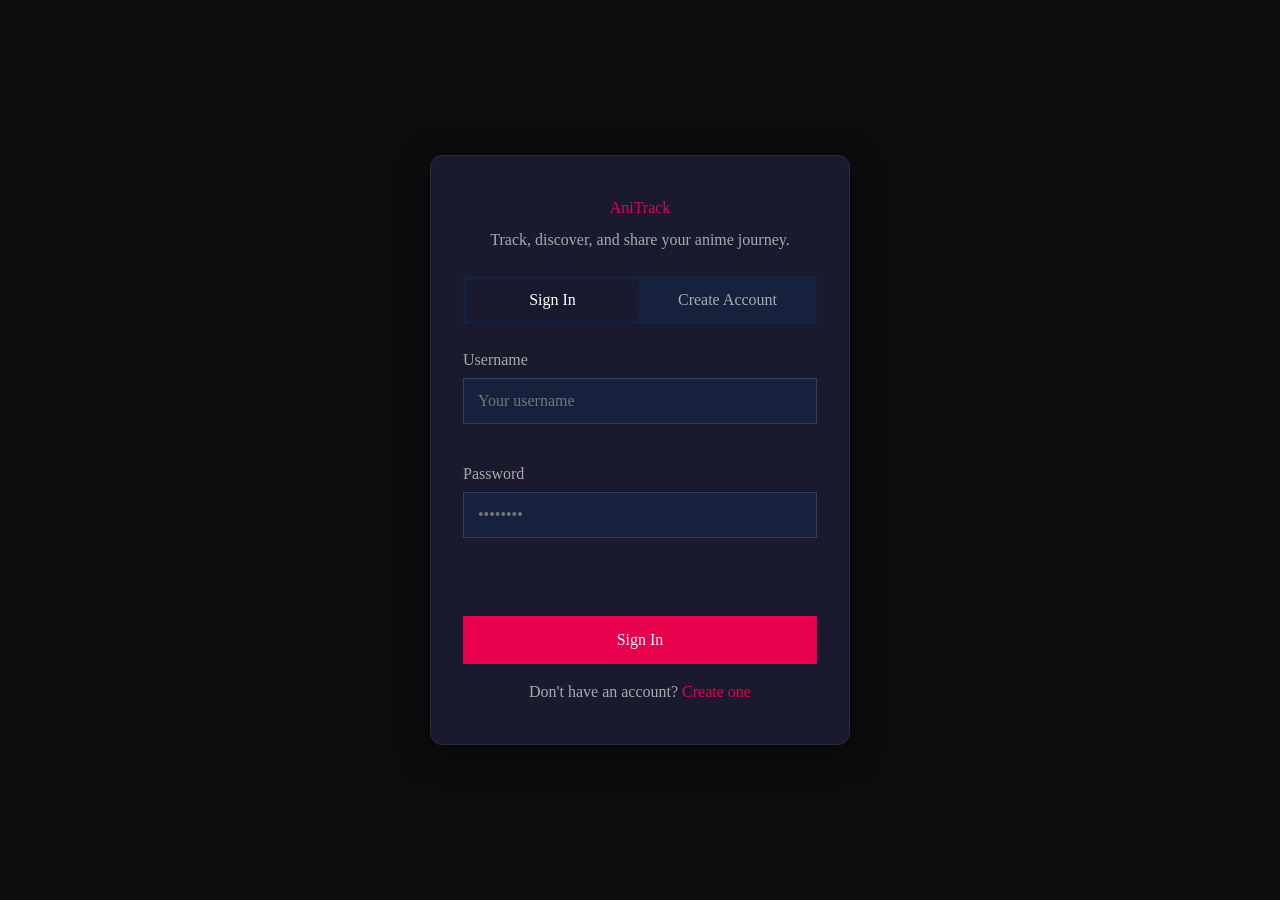
<file: search.html>
<!DOCTYPE html>
<html lang="en">
<head>
  <meta charset="UTF-8">
  <meta name="viewport" content="width=device-width, initial-scale=1.0">
  <meta name="description" content="Search and discover anime — filter by genre, year, status, language, and more on AniTrack.">
  <meta name="theme-color" content="#0D0D0D">
  <title>Search Anime — AniTrack</title>

  <link rel="preconnect" href="https://fonts.googleapis.com">
  <link rel="preconnect" href="https://fonts.gstatic.com" crossorigin>
  <link href="https://fonts.googleapis.com/css2?family=Inter:wght@300;400;500;600;700&display=swap" rel="stylesheet">

  <link rel="stylesheet" href="css/variables.css">
  <link rel="stylesheet" href="css/reset.css">
  <link rel="stylesheet" href="css/layout.css">
  <link rel="stylesheet" href="css/navbar.css">
  <link rel="stylesheet" href="css/modal.css">
  <link rel="stylesheet" href="css/toast.css">
  <link rel="stylesheet" href="css/skeleton.css">
  <link rel="stylesheet" href="css/badges.css">
  <link rel="stylesheet" href="css/themes.css">
  <link rel="stylesheet" href="css/cards.css">
  <link rel="stylesheet" href="css/search.css">
  <script>const t=localStorage.getItem('at_theme');if(t)document.documentElement.dataset.theme=t;</script>
</head>
<body data-page="search" data-theme="dark">

  <nav id="navbar"></nav>

  <main class="page-wrapper">
    <div class="container">
      <section class="section-sm">

        <!-- ═══ Search Bar ═══ -->
        <div class="search-bar">
          <span class="search-bar-icon">🔍</span>
          <input
            type="text"
            class="search-bar-input"
            id="search-input"
            placeholder="Search anime by title…"
            autocomplete="off"
          >
          <button class="search-bar-clear" id="search-clear" aria-label="Clear search">&times;</button>
        </div>

        <!-- ═══ Active Filter Chips ═══ -->
        <div class="search-chips" id="search-chips">
          <!-- JS inserts active filter chips here -->
        </div>

        <!-- ═══ Mobile Sidebar Toggle ═══ -->
        <button class="search-sidebar-toggle" id="sidebar-toggle">
          🎛 Filters & Options
        </button>

        <!-- ═══ Two-Column Layout ═══ -->
        <div class="search-layout">

          <!-- ── Filter Sidebar ────────────── -->
          <aside class="search-sidebar" id="search-sidebar">
            <div class="search-sidebar-title">
              Filters
              <button class="search-sidebar-reset" id="filter-reset">Reset all</button>
            </div>

            <!-- Genres -->
            <div class="filter-section">
              <h4 class="filter-section-title">Genres</h4>
              <div class="filter-checkbox-list" id="genre-filters">
                <label class="filter-checkbox"><input type="checkbox" value="1"> Action</label>
                <label class="filter-checkbox"><input type="checkbox" value="2"> Adventure</label>
                <label class="filter-checkbox"><input type="checkbox" value="4"> Comedy</label>
                <label class="filter-checkbox"><input type="checkbox" value="8"> Drama</label>
                <label class="filter-checkbox"><input type="checkbox" value="10"> Fantasy</label>
                <label class="filter-checkbox"><input type="checkbox" value="14"> Horror</label>
                <label class="filter-checkbox"><input type="checkbox" value="22"> Romance</label>
                <label class="filter-checkbox"><input type="checkbox" value="24"> Sci-Fi</label>
                <label class="filter-checkbox"><input type="checkbox" value="27"> Shounen</label>
                <label class="filter-checkbox"><input type="checkbox" value="36"> Slice of Life</label>
                <label class="filter-checkbox"><input type="checkbox" value="37"> Supernatural</label>
                <label class="filter-checkbox"><input type="checkbox" value="30"> Sports</label>
                <label class="filter-checkbox"><input type="checkbox" value="7"> Mystery</label>
                <label class="filter-checkbox"><input type="checkbox" value="38"> Military</label>
              </div>
            </div>

            <!-- Year -->
            <div class="filter-section">
              <h4 class="filter-section-title">Year</h4>
              <select class="filter-select" id="year-filter">
                <option value="">Any year</option>
                <option value="2025">2025</option>
                <option value="2024">2024</option>
                <option value="2023">2023</option>
                <option value="2022">2022</option>
                <option value="2021">2021</option>
                <option value="2020">2020</option>
                <option value="2019">2019</option>
                <option value="2018">2018</option>
                <option value="2017">2017</option>
                <option value="2016">2016</option>
                <option value="2015">2015</option>
                <option value="2010-2014">2010 – 2014</option>
                <option value="2000-2009">2000 – 2009</option>
                <option value="1990-1999">1990 – 1999</option>
              </select>
            </div>

            <!-- Status -->
            <div class="filter-section">
              <h4 class="filter-section-title">Status</h4>
              <div class="filter-radio-group" id="status-filter">
                <label class="filter-radio"><input type="radio" name="status" value="" checked> Any</label>
                <label class="filter-radio"><input type="radio" name="status" value="airing"> Airing</label>
                <label class="filter-radio"><input type="radio" name="status" value="complete"> Completed</label>
                <label class="filter-radio"><input type="radio" name="status" value="upcoming"> Upcoming</label>
              </div>
            </div>

            <!-- Language -->
            <div class="filter-section">
              <h4 class="filter-section-title">Language</h4>
              <div class="filter-radio-group" id="language-filter">
                <label class="filter-radio"><input type="radio" name="language" value="" checked> Any</label>
                <label class="filter-radio"><input type="radio" name="language" value="sub"> Sub (Japanese)</label>
                <label class="filter-radio"><input type="radio" name="language" value="dub"> Dub (English)</label>
              </div>
            </div>
          </aside>

          <!-- ── Results Grid ──────────────── -->
          <div class="search-results" id="search-results">
            <div class="search-results-header">
              <span class="search-results-count" id="results-count">Loading results…</span>
              <div class="search-results-sort">
                <label for="sort-select">Sort by</label>
                <select id="sort-select">
                  <option value="score" selected>Score</option>
                  <option value="title">Title</option>
                  <option value="start_date">Newest</option>
                  <option value="episodes">Episodes</option>
                  <option value="popularity">Popularity</option>
                </select>
              </div>
            </div>

            <!-- Skeleton placeholder cards -->
            <div class="search-results-grid" id="results-grid">
              <div class="skeleton-card"><div class="skeleton-card-cover skeleton"></div><div class="skeleton-card-body"><div class="skeleton-card-title skeleton"></div><div class="skeleton-card-meta skeleton"></div></div></div>
              <div class="skeleton-card"><div class="skeleton-card-cover skeleton"></div><div class="skeleton-card-body"><div class="skeleton-card-title skeleton"></div><div class="skeleton-card-meta skeleton"></div></div></div>
              <div class="skeleton-card"><div class="skeleton-card-cover skeleton"></div><div class="skeleton-card-body"><div class="skeleton-card-title skeleton"></div><div class="skeleton-card-meta skeleton"></div></div></div>
              <div class="skeleton-card"><div class="skeleton-card-cover skeleton"></div><div class="skeleton-card-body"><div class="skeleton-card-title skeleton"></div><div class="skeleton-card-meta skeleton"></div></div></div>
              <div class="skeleton-card"><div class="skeleton-card-cover skeleton"></div><div class="skeleton-card-body"><div class="skeleton-card-title skeleton"></div><div class="skeleton-card-meta skeleton"></div></div></div>
              <div class="skeleton-card"><div class="skeleton-card-cover skeleton"></div><div class="skeleton-card-body"><div class="skeleton-card-title skeleton"></div><div class="skeleton-card-meta skeleton"></div></div></div>
              <div class="skeleton-card"><div class="skeleton-card-cover skeleton"></div><div class="skeleton-card-body"><div class="skeleton-card-title skeleton"></div><div class="skeleton-card-meta skeleton"></div></div></div>
              <div class="skeleton-card"><div class="skeleton-card-cover skeleton"></div><div class="skeleton-card-body"><div class="skeleton-card-title skeleton"></div><div class="skeleton-card-meta skeleton"></div></div></div>
              <div class="skeleton-card"><div class="skeleton-card-cover skeleton"></div><div class="skeleton-card-body"><div class="skeleton-card-title skeleton"></div><div class="skeleton-card-meta skeleton"></div></div></div>
              <div class="skeleton-card"><div class="skeleton-card-cover skeleton"></div><div class="skeleton-card-body"><div class="skeleton-card-title skeleton"></div><div class="skeleton-card-meta skeleton"></div></div></div>
            </div>

            <!-- Pagination -->
            <div class="search-pagination" id="search-pagination">
              <!-- JS generates page buttons -->
            </div>

            <!-- Empty / No Results State (hidden by default) -->
            <div class="search-empty hidden" id="search-empty">
              <div class="search-empty-icon">🔎</div>
              <h3 class="search-empty-title">No results found</h3>
              <p class="search-empty-desc">
                Try adjusting your search or filters to find what you're looking for.
              </p>
            </div>
          </div>

        </div><!-- .search-layout -->

      </section>
    </div>
  </main>

  <script src="js/storage.js"></script>
  <script src="js/auth.js"></script>
  <script src="js/api.js"></script>
  <script src="js/api-bridge.js"></script>
  <script src="js/ui.js"></script>
  <script src="js/theme.js"></script>
  <script src="js/navbar.js"></script>
  <script src="js/shortcuts.js"></script>
  <script src="js/pwa.js"></script>
  <script src="js/search.js"></script>
  <script src="js/app.js"></script>
</body>
</html>
</file>
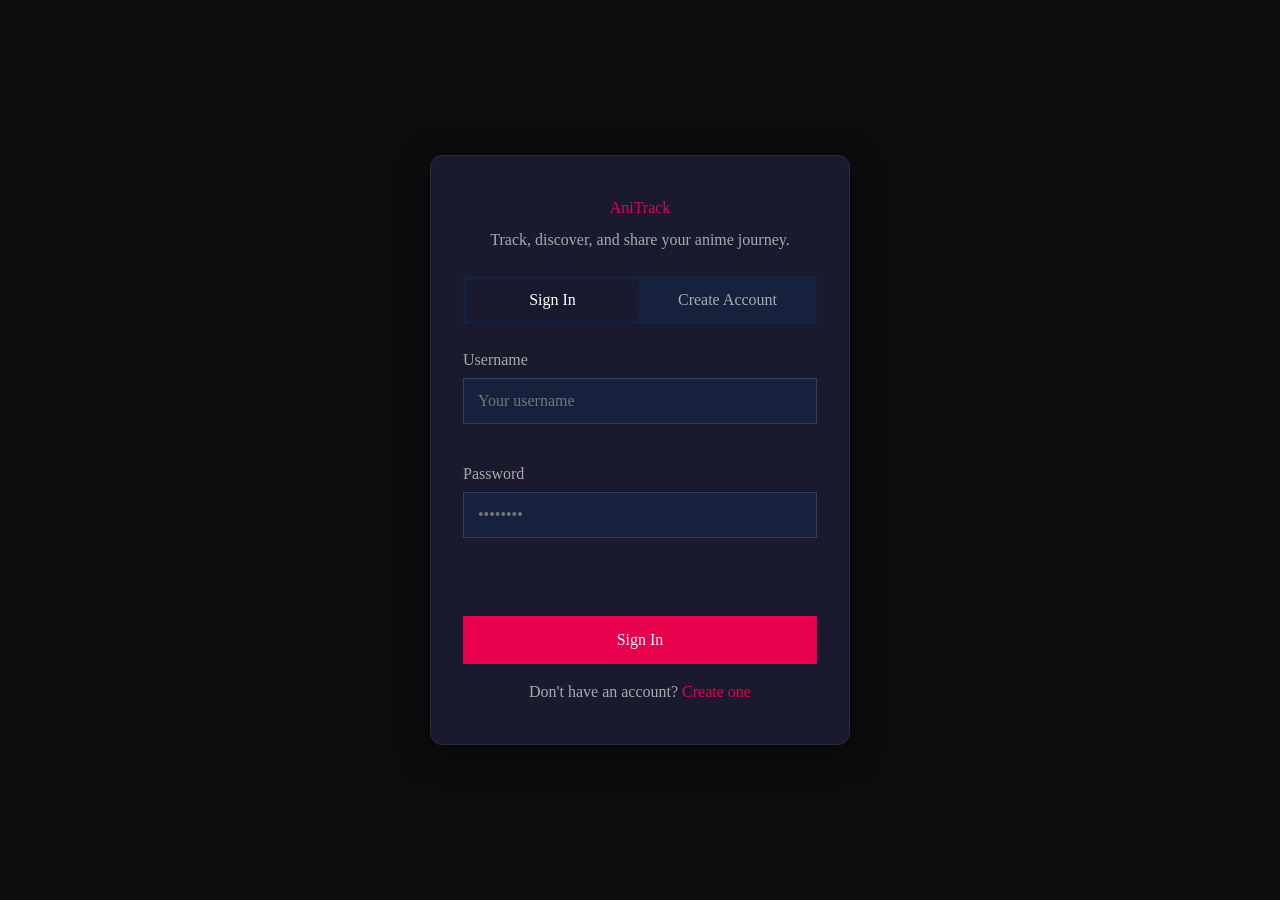
<file: seasonal.html>
<!DOCTYPE html>
<html lang="en">
<head>
  <meta charset="UTF-8">
  <meta name="viewport" content="width=device-width, initial-scale=1.0">
  <meta name="description" content="Seasonal anime calendar — browse airing shows by day of the week on AniTrack.">
  <meta name="theme-color" content="#0D0D0D">
  <title>Seasonal Calendar — AniTrack</title>

  <link rel="preconnect" href="https://fonts.googleapis.com">
  <link rel="preconnect" href="https://fonts.gstatic.com" crossorigin>
  <link href="https://fonts.googleapis.com/css2?family=Inter:wght@300;400;500;600;700&display=swap" rel="stylesheet">

  <link rel="stylesheet" href="css/variables.css">
  <link rel="stylesheet" href="css/reset.css">
  <link rel="stylesheet" href="css/layout.css">
  <link rel="stylesheet" href="css/navbar.css">
  <link rel="stylesheet" href="css/modal.css">
  <link rel="stylesheet" href="css/toast.css">
  <link rel="stylesheet" href="css/skeleton.css">
  <link rel="stylesheet" href="css/badges.css">
  <link rel="stylesheet" href="css/themes.css">
  <link rel="stylesheet" href="css/cards.css">
  <link rel="stylesheet" href="css/seasonal.css">
  <script>const t=localStorage.getItem('at_theme');if(t)document.documentElement.dataset.theme=t;</script>
</head>
<body data-page="seasonal" data-theme="dark">

  <nav id="navbar"></nav>

  <main class="page-wrapper">
    <div class="container">
      <section class="section-sm">

        <!-- ═══ Season Selector ═══ -->
        <div class="season-selector" id="season-selector">
          <button class="season-arrow" id="season-prev" aria-label="Previous season">‹</button>
          <select class="season-dropdown" id="season-dropdown">
            <option value="winter-2026" selected>❄️ Winter 2026</option>
            <option value="fall-2025">🍂 Fall 2025</option>
            <option value="summer-2025">☀️ Summer 2025</option>
            <option value="spring-2025">🌸 Spring 2025</option>
            <option value="winter-2025">❄️ Winter 2025</option>
            <option value="fall-2024">🍂 Fall 2024</option>
            <option value="summer-2024">☀️ Summer 2024</option>
            <option value="spring-2024">🌸 Spring 2024</option>
          </select>
          <button class="season-arrow" id="season-next" aria-label="Next season">›</button>
        </div>

        <p class="season-label" id="season-label">
          <strong>❄️ Winter 2026</strong> — Currently Airing
        </p>

        <!-- ═══ Season Stats Bar ═══ -->
        <div class="season-stats" id="season-stats">
          <div class="season-stat">
            <div class="season-stat-value" id="stat-total"><span class="skeleton" style="display:inline-block;width:24px;height:18px;border-radius:3px"></span></div>
            <div class="season-stat-label">Total</div>
          </div>
          <div class="season-stat">
            <div class="season-stat-value" id="stat-tv"><span class="skeleton" style="display:inline-block;width:24px;height:18px;border-radius:3px"></span></div>
            <div class="season-stat-label">TV</div>
          </div>
          <div class="season-stat">
            <div class="season-stat-value" id="stat-movie"><span class="skeleton" style="display:inline-block;width:24px;height:18px;border-radius:3px"></span></div>
            <div class="season-stat-label">Movie</div>
          </div>
          <div class="season-stat">
            <div class="season-stat-value" id="stat-ona"><span class="skeleton" style="display:inline-block;width:24px;height:18px;border-radius:3px"></span></div>
            <div class="season-stat-label">ONA</div>
          </div>
          <div class="season-stat">
            <div class="season-stat-value" id="stat-ova"><span class="skeleton" style="display:inline-block;width:24px;height:18px;border-radius:3px"></span></div>
            <div class="season-stat-label">OVA</div>
          </div>
        </div>

        <!-- ═══ 7-Column Day Grid ═══ -->
        <div class="day-grid-wrap" id="day-grid-wrap">
          <div class="day-grid" id="day-grid">

            <!-- Monday -->
            <div class="day-column">
              <div class="day-header">Mon</div>
              <div class="day-cards" data-day="monday">
                <div class="day-card-skeleton"><div class="day-card-skeleton-cover skeleton"></div><div class="day-card-skeleton-body"><div class="day-card-skeleton-title skeleton"></div><div class="day-card-skeleton-time skeleton"></div></div></div>
                <div class="day-card-skeleton"><div class="day-card-skeleton-cover skeleton"></div><div class="day-card-skeleton-body"><div class="day-card-skeleton-title skeleton"></div><div class="day-card-skeleton-time skeleton"></div></div></div>
                <div class="day-card-skeleton"><div class="day-card-skeleton-cover skeleton"></div><div class="day-card-skeleton-body"><div class="day-card-skeleton-title skeleton"></div><div class="day-card-skeleton-time skeleton"></div></div></div>
              </div>
            </div>

            <!-- Tuesday -->
            <div class="day-column">
              <div class="day-header">Tue</div>
              <div class="day-cards" data-day="tuesday">
                <div class="day-card-skeleton"><div class="day-card-skeleton-cover skeleton"></div><div class="day-card-skeleton-body"><div class="day-card-skeleton-title skeleton"></div><div class="day-card-skeleton-time skeleton"></div></div></div>
                <div class="day-card-skeleton"><div class="day-card-skeleton-cover skeleton"></div><div class="day-card-skeleton-body"><div class="day-card-skeleton-title skeleton"></div><div class="day-card-skeleton-time skeleton"></div></div></div>
                <div class="day-card-skeleton"><div class="day-card-skeleton-cover skeleton"></div><div class="day-card-skeleton-body"><div class="day-card-skeleton-title skeleton"></div><div class="day-card-skeleton-time skeleton"></div></div></div>
              </div>
            </div>

            <!-- Wednesday -->
            <div class="day-column">
              <div class="day-header">Wed</div>
              <div class="day-cards" data-day="wednesday">
                <div class="day-card-skeleton"><div class="day-card-skeleton-cover skeleton"></div><div class="day-card-skeleton-body"><div class="day-card-skeleton-title skeleton"></div><div class="day-card-skeleton-time skeleton"></div></div></div>
                <div class="day-card-skeleton"><div class="day-card-skeleton-cover skeleton"></div><div class="day-card-skeleton-body"><div class="day-card-skeleton-title skeleton"></div><div class="day-card-skeleton-time skeleton"></div></div></div>
                <div class="day-card-skeleton"><div class="day-card-skeleton-cover skeleton"></div><div class="day-card-skeleton-body"><div class="day-card-skeleton-title skeleton"></div><div class="day-card-skeleton-time skeleton"></div></div></div>
              </div>
            </div>

            <!-- Thursday -->
            <div class="day-column">
              <div class="day-header">Thu</div>
              <div class="day-cards" data-day="thursday">
                <div class="day-card-skeleton"><div class="day-card-skeleton-cover skeleton"></div><div class="day-card-skeleton-body"><div class="day-card-skeleton-title skeleton"></div><div class="day-card-skeleton-time skeleton"></div></div></div>
                <div class="day-card-skeleton"><div class="day-card-skeleton-cover skeleton"></div><div class="day-card-skeleton-body"><div class="day-card-skeleton-title skeleton"></div><div class="day-card-skeleton-time skeleton"></div></div></div>
                <div class="day-card-skeleton"><div class="day-card-skeleton-cover skeleton"></div><div class="day-card-skeleton-body"><div class="day-card-skeleton-title skeleton"></div><div class="day-card-skeleton-time skeleton"></div></div></div>
              </div>
            </div>

            <!-- Friday -->
            <div class="day-column">
              <div class="day-header">Fri</div>
              <div class="day-cards" data-day="friday">
                <div class="day-card-skeleton"><div class="day-card-skeleton-cover skeleton"></div><div class="day-card-skeleton-body"><div class="day-card-skeleton-title skeleton"></div><div class="day-card-skeleton-time skeleton"></div></div></div>
                <div class="day-card-skeleton"><div class="day-card-skeleton-cover skeleton"></div><div class="day-card-skeleton-body"><div class="day-card-skeleton-title skeleton"></div><div class="day-card-skeleton-time skeleton"></div></div></div>
                <div class="day-card-skeleton"><div class="day-card-skeleton-cover skeleton"></div><div class="day-card-skeleton-body"><div class="day-card-skeleton-title skeleton"></div><div class="day-card-skeleton-time skeleton"></div></div></div>
              </div>
            </div>

            <!-- Saturday -->
            <div class="day-column">
              <div class="day-header">Sat</div>
              <div class="day-cards" data-day="saturday">
                <div class="day-card-skeleton"><div class="day-card-skeleton-cover skeleton"></div><div class="day-card-skeleton-body"><div class="day-card-skeleton-title skeleton"></div><div class="day-card-skeleton-time skeleton"></div></div></div>
                <div class="day-card-skeleton"><div class="day-card-skeleton-cover skeleton"></div><div class="day-card-skeleton-body"><div class="day-card-skeleton-title skeleton"></div><div class="day-card-skeleton-time skeleton"></div></div></div>
                <div class="day-card-skeleton"><div class="day-card-skeleton-cover skeleton"></div><div class="day-card-skeleton-body"><div class="day-card-skeleton-title skeleton"></div><div class="day-card-skeleton-time skeleton"></div></div></div>
              </div>
            </div>

            <!-- Sunday -->
            <div class="day-column">
              <div class="day-header">Sun</div>
              <div class="day-cards" data-day="sunday">
                <div class="day-card-skeleton"><div class="day-card-skeleton-cover skeleton"></div><div class="day-card-skeleton-body"><div class="day-card-skeleton-title skeleton"></div><div class="day-card-skeleton-time skeleton"></div></div></div>
                <div class="day-card-skeleton"><div class="day-card-skeleton-cover skeleton"></div><div class="day-card-skeleton-body"><div class="day-card-skeleton-title skeleton"></div><div class="day-card-skeleton-time skeleton"></div></div></div>
                <div class="day-card-skeleton"><div class="day-card-skeleton-cover skeleton"></div><div class="day-card-skeleton-body"><div class="day-card-skeleton-title skeleton"></div><div class="day-card-skeleton-time skeleton"></div></div></div>
              </div>
            </div>

          </div><!-- .day-grid -->
        </div><!-- .day-grid-wrap -->

        <!-- ═══ Unknown / TBA Section ═══ -->
        <div class="season-tba" id="season-tba">
          <div class="season-tba-header">
            <h2 class="season-tba-title">❓ Unknown / TBA</h2>
            <span class="season-tba-count" id="tba-count">—</span>
          </div>
          <div class="scroll-row">
            <div class="scroll-row-track" id="tba-track">
              <div class="skeleton-card" style="flex:0 0 180px"><div class="skeleton-card-cover skeleton"></div><div class="skeleton-card-body"><div class="skeleton-card-title skeleton"></div><div class="skeleton-card-meta skeleton"></div></div></div>
              <div class="skeleton-card" style="flex:0 0 180px"><div class="skeleton-card-cover skeleton"></div><div class="skeleton-card-body"><div class="skeleton-card-title skeleton"></div><div class="skeleton-card-meta skeleton"></div></div></div>
              <div class="skeleton-card" style="flex:0 0 180px"><div class="skeleton-card-cover skeleton"></div><div class="skeleton-card-body"><div class="skeleton-card-title skeleton"></div><div class="skeleton-card-meta skeleton"></div></div></div>
              <div class="skeleton-card" style="flex:0 0 180px"><div class="skeleton-card-cover skeleton"></div><div class="skeleton-card-body"><div class="skeleton-card-title skeleton"></div><div class="skeleton-card-meta skeleton"></div></div></div>
              <div class="skeleton-card" style="flex:0 0 180px"><div class="skeleton-card-cover skeleton"></div><div class="skeleton-card-body"><div class="skeleton-card-title skeleton"></div><div class="skeleton-card-meta skeleton"></div></div></div>
              <div class="skeleton-card" style="flex:0 0 180px"><div class="skeleton-card-cover skeleton"></div><div class="skeleton-card-body"><div class="skeleton-card-title skeleton"></div><div class="skeleton-card-meta skeleton"></div></div></div>
            </div>
          </div>
        </div>

      </section>
    </div>
  </main>

  <script src="js/storage.js"></script>
  <script src="js/auth.js"></script>
  <script src="js/api.js"></script>
  <script src="js/api-bridge.js"></script>
  <script src="js/ui.js"></script>
  <script src="js/theme.js"></script>
  <script src="js/navbar.js"></script>
  <script src="js/shortcuts.js"></script>
  <script src="js/pwa.js"></script>
  <script src="js/seasonal.js"></script>
  <script src="js/app.js"></script>
</body>
</html>
</file>
<file: css/variables.css>
/* ============================================
   AniTrack — Design Tokens (variables.css)
   All colors, typography, spacing, shadows,
   z-index, and transitions live here.
   NO raw color values anywhere else.
   ============================================ */

:root {
  /* ── Colors: Dark Theme (default) ────────── */
  --bg-primary: #0D0D0D;
  --bg-card: #1A1A2E;
  --bg-surface: #16213E;
  --bg-hover: #22223A;
  --bg-input: #1E1E36;
  --bg-overlay: rgba(0, 0, 0, 0.65);
  --bg-backdrop: rgba(13, 13, 13, 0.85);

  --accent-primary: #E8004D;
  --accent-hover: #FF1A63;
  --accent-secondary: #7B2FF7;
  --accent-gold: #C9A84C;
  --accent-info: #00B4D8;

  --text-primary: #FFFFFF;
  --text-secondary: #AAAAAA;
  --text-muted: #666680;
  --text-inverse: #0D0D0D;
  --text-link: #00B4D8;
  --text-link-hover: #48CAE4;

  --status-watching: #00B4D8;
  --status-complete: #06D6A0;
  --status-hold: #FFB703;
  --status-dropped: #EF476F;
  --status-plan: #8338EC;

  --toast-success: #06D6A0;
  --toast-error: #EF476F;
  --toast-warning: #FFB703;
  --toast-info: #00B4D8;

  --border-subtle: #2A2A3E;
  --border-input: #3A3A52;
  --border-focus: #E8004D;

  --scrollbar-track: #1A1A2E;
  --scrollbar-thumb: #2A2A3E;

  /* ── Typography ──────────────────────────── */
  --font-family: 'Inter', -apple-system, BlinkMacSystemFont, 'Segoe UI', Roboto, sans-serif;

  --fs-xs: 0.6875rem;    /* 11px */
  --fs-sm: 0.8125rem;    /* 13px */
  --fs-default: 0.875rem; /* 14px */
  --fs-base: 1rem;        /* 16px */
  --fs-md: 1.25rem;       /* 20px */
  --fs-lg: 1.5rem;        /* 24px */
  --fs-xl: 2rem;          /* 32px */
  --fs-2xl: 2.5rem;       /* 40px */

  --fw-light: 300;
  --fw-regular: 400;
  --fw-medium: 500;
  --fw-semibold: 600;
  --fw-bold: 700;

  --lh-tight: 1.2;
  --lh-normal: 1.5;
  --lh-relaxed: 1.75;

  /* ── Spacing Scale ───────────────────────── */
  --space-2xs: 0.25rem;   /* 4px */
  --space-xs: 0.5rem;     /* 8px */
  --space-sm: 0.75rem;    /* 12px */
  --space-md: 1rem;       /* 16px */
  --space-lg: 1.5rem;     /* 24px */
  --space-xl: 2rem;       /* 32px */
  --space-2xl: 3rem;      /* 48px */
  --space-3xl: 4rem;      /* 64px */

  /* ── Border Radius ───────────────────────── */
  --radius-sm: 4px;
  --radius-md: 8px;
  --radius-lg: 12px;
  --radius-xl: 16px;
  --radius-full: 9999px;

  /* ── Shadows ─────────────────────────────── */
  --shadow-sm: 0 1px 3px rgba(0, 0, 0, 0.3);
  --shadow-md: 0 4px 12px rgba(0, 0, 0, 0.4);
  --shadow-lg: 0 8px 32px rgba(0, 0, 0, 0.5);
  --shadow-glow: 0 0 20px rgba(232, 0, 77, 0.25);
  --shadow-card: 0 2px 8px rgba(0, 0, 0, 0.3);

  /* ── Z-Index Layers ──────────────────────── */
  --z-dropdown: 100;
  --z-sticky: 200;
  --z-navbar: 1000;
  --z-modal-backdrop: 1100;
  --z-modal: 1200;
  --z-toast: 1300;
  --z-command-palette: 1400;
  --z-tooltip: 1500;

  /* ── Transitions ─────────────────────────── */
  --transition-fast: 150ms ease;
  --transition-base: 200ms ease;
  --transition-slow: 350ms ease;
  --transition-theme: 200ms ease;

  /* ── Layout ──────────────────────────────── */
  --container-max: 1400px;
  --navbar-height: 60px;
  --sidebar-width: 280px;
  --card-ratio: 2 / 3;

  /* ── Glassmorphism ───────────────────────── */
  --glass-bg: rgba(26, 26, 46, 0.75);
  --glass-blur: blur(12px);
  --glass-border: 1px solid rgba(255, 255, 255, 0.08);
}
</file>
<file: css/layout.css>
/* ============================================
   AniTrack — Layout System
   ============================================ */

/* ── Page Wrapper ──────────────────────────── */
.page-wrapper {
  min-height: 100vh;
  padding-top: var(--navbar-height);
}

/* ── Container ─────────────────────────────── */
.container {
  width: 100%;
  max-width: var(--container-max);
  margin-left: auto;
  margin-right: auto;
  padding-left: var(--space-lg);
  padding-right: var(--space-lg);
}

.container-narrow {
  max-width: 960px;
  margin-left: auto;
  margin-right: auto;
  padding-left: var(--space-lg);
  padding-right: var(--space-lg);
}

.container-wide {
  max-width: 1600px;
  margin-left: auto;
  margin-right: auto;
  padding-left: var(--space-lg);
  padding-right: var(--space-lg);
}

/* ── Section Spacing ───────────────────────── */
.section {
  padding-top: var(--space-2xl);
  padding-bottom: var(--space-2xl);
}

.section-sm {
  padding-top: var(--space-xl);
  padding-bottom: var(--space-xl);
}

.section-header {
  display: flex;
  align-items: center;
  justify-content: space-between;
  margin-bottom: var(--space-lg);
  gap: var(--space-md);
}

.section-title {
  font-size: var(--fs-lg);
  font-weight: var(--fw-bold);
  color: var(--text-primary);
}

.section-subtitle {
  font-size: var(--fs-default);
  color: var(--text-secondary);
  margin-top: var(--space-2xs);
}

/* ── Card Grid ─────────────────────────────── */
.grid-cards {
  display: grid;
  grid-template-columns: repeat(auto-fill, minmax(180px, 1fr));
  gap: var(--space-lg);
}

.grid-cards-sm {
  display: grid;
  grid-template-columns: repeat(auto-fill, minmax(140px, 1fr));
  gap: var(--space-md);
}

.grid-cards-lg {
  display: grid;
  grid-template-columns: repeat(auto-fill, minmax(240px, 1fr));
  gap: var(--space-lg);
}

.grid-2-col {
  display: grid;
  grid-template-columns: 1fr 1fr;
  gap: var(--space-lg);
}

.grid-3-col {
  display: grid;
  grid-template-columns: repeat(3, 1fr);
  gap: var(--space-lg);
}

.grid-4-col {
  display: grid;
  grid-template-columns: repeat(4, 1fr);
  gap: var(--space-lg);
}

/* ── Flex Utilities ────────────────────────── */
.flex {
  display: flex;
}

.flex-col {
  display: flex;
  flex-direction: column;
}

.flex-center {
  display: flex;
  align-items: center;
  justify-content: center;
}

.flex-between {
  display: flex;
  align-items: center;
  justify-content: space-between;
}

.flex-start {
  display: flex;
  align-items: center;
  justify-content: flex-start;
}

.flex-end {
  display: flex;
  align-items: center;
  justify-content: flex-end;
}

.flex-wrap {
  flex-wrap: wrap;
}

.gap-xs { gap: var(--space-xs); }
.gap-sm { gap: var(--space-sm); }
.gap-md { gap: var(--space-md); }
.gap-lg { gap: var(--space-lg); }
.gap-xl { gap: var(--space-xl); }

.flex-1 { flex: 1; }

/* ── Spacing Utilities ─────────────────────── */
.mt-xs { margin-top: var(--space-xs); }
.mt-sm { margin-top: var(--space-sm); }
.mt-md { margin-top: var(--space-md); }
.mt-lg { margin-top: var(--space-lg); }
.mt-xl { margin-top: var(--space-xl); }

.mb-xs { margin-bottom: var(--space-xs); }
.mb-sm { margin-bottom: var(--space-sm); }
.mb-md { margin-bottom: var(--space-md); }
.mb-lg { margin-bottom: var(--space-lg); }
.mb-xl { margin-bottom: var(--space-xl); }

/* ── Text Utilities ────────────────────────── */
.text-center { text-align: center; }
.text-right { text-align: right; }
.text-muted { color: var(--text-muted); }
.text-secondary { color: var(--text-secondary); }
.text-accent { color: var(--accent-primary); }
.text-sm { font-size: var(--fs-sm); }
.text-xs { font-size: var(--fs-xs); }
.text-md { font-size: var(--fs-md); }
.text-lg { font-size: var(--fs-lg); }
.text-xl { font-size: var(--fs-xl); }

.truncate {
  overflow: hidden;
  text-overflow: ellipsis;
  white-space: nowrap;
}

.line-clamp-2 {
  display: -webkit-box;
  -webkit-line-clamp: 2;
  -webkit-box-orient: vertical;
  overflow: hidden;
}

.line-clamp-3 {
  display: -webkit-box;
  -webkit-line-clamp: 3;
  -webkit-box-orient: vertical;
  overflow: hidden;
}

/* ── Visibility ────────────────────────────── */
.hidden { display: none !important; }
.visible { visibility: visible; }
.invisible { visibility: hidden; }

.sr-only {
  position: absolute;
  width: 1px;
  height: 1px;
  padding: 0;
  margin: -1px;
  overflow: hidden;
  clip: rect(0, 0, 0, 0);
  white-space: nowrap;
  border: 0;
}

/* ── Common Components ─────────────────────── */
.card {
  background-color: var(--bg-card);
  border: 1px solid var(--border-subtle);
  border-radius: var(--radius-lg);
  overflow: hidden;
  transition: transform var(--transition-base),
              box-shadow var(--transition-base);
}

.card:hover {
  transform: translateY(-4px);
  box-shadow: var(--shadow-lg);
}

.card-cover {
  aspect-ratio: var(--card-ratio);
  overflow: hidden;
}

.card-cover img {
  width: 100%;
  height: 100%;
  object-fit: cover;
  transition: transform var(--transition-slow);
}

.card:hover .card-cover img {
  transform: scale(1.05);
}

.card-body {
  padding: var(--space-sm);
}

.card-title {
  font-size: var(--fs-default);
  font-weight: var(--fw-semibold);
  color: var(--text-primary);
  margin-bottom: var(--space-2xs);
}

.card-meta {
  font-size: var(--fs-xs);
  color: var(--text-secondary);
}

/* ── Buttons ───────────────────────────────── */
.btn {
  display: inline-flex;
  align-items: center;
  justify-content: center;
  gap: var(--space-xs);
  padding: var(--space-xs) var(--space-md);
  font-size: var(--fs-default);
  font-weight: var(--fw-medium);
  border-radius: var(--radius-md);
  transition: all var(--transition-base);
  white-space: nowrap;
  user-select: none;
}

.btn-primary {
  background-color: var(--accent-primary);
  color: var(--text-primary);
}

.btn-primary:hover {
  background-color: var(--accent-hover);
  box-shadow: var(--shadow-glow);
}

.btn-secondary {
  background-color: var(--bg-surface);
  color: var(--text-primary);
  border: 1px solid var(--border-subtle);
}

.btn-secondary:hover {
  background-color: var(--bg-hover);
  border-color: var(--accent-primary);
}

.btn-ghost {
  background-color: transparent;
  color: var(--text-secondary);
}

.btn-ghost:hover {
  background-color: var(--bg-hover);
  color: var(--text-primary);
}

.btn-sm {
  padding: var(--space-2xs) var(--space-xs);
  font-size: var(--fs-sm);
}

.btn-lg {
  padding: var(--space-sm) var(--space-lg);
  font-size: var(--fs-base);
}

.btn-icon {
  padding: var(--space-xs);
  border-radius: var(--radius-md);
}

.btn:disabled,
.btn.disabled {
  opacity: 0.5;
  cursor: not-allowed;
  pointer-events: none;
}

/* ── Form Elements ─────────────────────────── */
.form-group {
  display: flex;
  flex-direction: column;
  gap: var(--space-xs);
}

.form-label {
  font-size: var(--fs-sm);
  font-weight: var(--fw-medium);
  color: var(--text-secondary);
}

.form-input {
  padding: var(--space-xs) var(--space-sm);
  background-color: var(--bg-input);
  border: 1px solid var(--border-input);
  border-radius: var(--radius-md);
  color: var(--text-primary);
  font-size: var(--fs-default);
  transition: border-color var(--transition-fast);
}

.form-input:focus {
  border-color: var(--border-focus);
  box-shadow: 0 0 0 3px rgba(232, 0, 77, 0.15);
}

.form-input::placeholder {
  color: var(--text-muted);
}

.form-textarea {
  min-height: 120px;
  resize: vertical;
}

.form-select {
  appearance: none;
  background-image: url("data:image/svg+xml,%3Csvg xmlns='http://www.w3.org/2000/svg' width='12' height='12' viewBox='0 0 12 12'%3E%3Cpath fill='%23AAAAAA' d='M6 8L1 3h10z'/%3E%3C/svg%3E");
  background-repeat: no-repeat;
  background-position: right 12px center;
  padding-right: 36px;
}

/* ── Divider ───────────────────────────────── */
.divider {
  height: 1px;
  background-color: var(--border-subtle);
  border: none;
  margin: var(--space-lg) 0;
}

/* ── Progress Bar ──────────────────────────── */
.progress-bar {
  width: 100%;
  height: 6px;
  background-color: var(--bg-surface);
  border-radius: var(--radius-full);
  overflow: hidden;
}

.progress-bar-fill {
  height: 100%;
  background: linear-gradient(90deg, var(--accent-primary), var(--accent-hover));
  border-radius: var(--radius-full);
  transition: width var(--transition-slow);
}

/* ── Responsive Breakpoints ────────────────── */
@media (max-width: 1200px) {
  .grid-4-col {
    grid-template-columns: repeat(3, 1fr);
  }
}

@media (max-width: 768px) {
  .container,
  .container-narrow,
  .container-wide {
    padding-left: var(--space-md);
    padding-right: var(--space-md);
  }

  .section {
    padding-top: var(--space-xl);
    padding-bottom: var(--space-xl);
  }

  .grid-2-col,
  .grid-3-col,
  .grid-4-col {
    grid-template-columns: 1fr;
  }

  .grid-cards {
    grid-template-columns: repeat(auto-fill, minmax(140px, 1fr));
    gap: var(--space-md);
  }

  .section-header {
    flex-direction: column;
    align-items: flex-start;
  }

  .hide-mobile {
    display: none !important;
  }
}

@media (max-width: 480px) {
  .grid-cards {
    grid-template-columns: repeat(auto-fill, minmax(120px, 1fr));
    gap: var(--space-sm);
  }

  .btn-lg {
    width: 100%;
  }
}

@media (min-width: 769px) {
  .hide-desktop {
    display: none !important;
  }
}
</file>
<file: css/navbar.css>
/* ============================================
   AniTrack — Navbar
   ============================================ */

.navbar {
  position: fixed;
  top: 0;
  left: 0;
  right: 0;
  height: var(--navbar-height);
  z-index: var(--z-navbar);
  display: flex;
  align-items: center;
  padding: 0 var(--space-lg);
  background: var(--glass-bg);
  backdrop-filter: var(--glass-blur);
  -webkit-backdrop-filter: var(--glass-blur);
  border-bottom: var(--glass-border);
  transition: background-color var(--transition-theme);
}

.navbar-inner {
  display: flex;
  align-items: center;
  justify-content: space-between;
  width: 100%;
  max-width: var(--container-max);
  margin: 0 auto;
}

/* ── Logo ──────────────────────────────────── */
.navbar-logo {
  display: flex;
  align-items: center;
  gap: var(--space-xs);
  font-size: var(--fs-md);
  font-weight: var(--fw-bold);
  color: var(--text-primary);
  flex-shrink: 0;
  text-decoration: none;
}

.navbar-logo-icon {
  width: 32px;
  height: 32px;
  background: linear-gradient(135deg, var(--accent-primary), var(--accent-secondary));
  border-radius: var(--radius-md);
  display: flex;
  align-items: center;
  justify-content: center;
  font-size: var(--fs-base);
  color: var(--text-primary);
}

.navbar-logo-text span {
  color: var(--accent-primary);
}

/* ── Nav Links ─────────────────────────────── */
.navbar-nav {
  display: flex;
  align-items: center;
  gap: var(--space-2xs);
}

.nav-link {
  display: flex;
  align-items: center;
  gap: var(--space-xs);
  padding: var(--space-xs) var(--space-sm);
  font-size: var(--fs-default);
  font-weight: var(--fw-medium);
  color: var(--text-secondary);
  border-radius: var(--radius-md);
  transition: all var(--transition-fast);
  white-space: nowrap;
  text-decoration: none;
  position: relative;
}

.nav-link:hover {
  color: var(--text-primary);
  background-color: var(--bg-hover);
}

.nav-link.active {
  color: var(--accent-primary);
  background-color: rgba(232, 0, 77, 0.1);
}

.nav-link.active::after {
  content: '';
  position: absolute;
  bottom: -2px;
  left: 50%;
  transform: translateX(-50%);
  width: 20px;
  height: 2px;
  background-color: var(--accent-primary);
  border-radius: var(--radius-full);
}

.nav-link-icon {
  font-size: var(--fs-base);
  line-height: 1;
}

.nav-link-shortcut {
  font-size: var(--fs-xs);
  color: var(--text-muted);
  background-color: var(--bg-surface);
  padding: 1px 5px;
  border-radius: var(--radius-sm);
  margin-left: var(--space-2xs);
}

/* ── Right Actions ─────────────────────────── */
.navbar-actions {
  display: flex;
  align-items: center;
  gap: var(--space-xs);
  flex-shrink: 0;
}

/* ── Theme Toggle ──────────────────────────── */
.theme-toggle {
  position: relative;
  width: 44px;
  height: 24px;
  background-color: var(--bg-surface);
  border: 1px solid var(--border-subtle);
  border-radius: var(--radius-full);
  cursor: pointer;
  transition: background-color var(--transition-base);
  padding: 0;
}

.theme-toggle::after {
  content: '🌙';
  position: absolute;
  top: 2px;
  left: 2px;
  width: 18px;
  height: 18px;
  border-radius: 50%;
  display: flex;
  align-items: center;
  justify-content: center;
  font-size: 11px;
  transition: transform var(--transition-base);
}

body[data-theme="light"] .theme-toggle::after {
  content: '☀️';
  transform: translateX(20px);
}

/* ── User Menu ─────────────────────────────── */
.navbar-user {
  position: relative;
}

.navbar-avatar {
  width: 34px;
  height: 34px;
  border-radius: 50%;
  background: linear-gradient(135deg, var(--accent-primary), var(--accent-secondary));
  display: flex;
  align-items: center;
  justify-content: center;
  font-size: var(--fs-default);
  font-weight: var(--fw-semibold);
  color: var(--text-primary);
  cursor: pointer;
  border: 2px solid transparent;
  transition: border-color var(--transition-fast);
}

.navbar-avatar:hover {
  border-color: var(--accent-primary);
}

.navbar-avatar img {
  width: 100%;
  height: 100%;
  border-radius: 50%;
  object-fit: cover;
}

/* User Dropdown */
.user-dropdown {
  position: absolute;
  top: calc(100% + var(--space-xs));
  right: 0;
  min-width: 200px;
  background-color: var(--bg-card);
  border: 1px solid var(--border-subtle);
  border-radius: var(--radius-lg);
  box-shadow: var(--shadow-lg);
  opacity: 0;
  visibility: hidden;
  transform: translateY(-8px);
  transition: all var(--transition-fast);
  z-index: var(--z-dropdown);
  overflow: hidden;
}

.user-dropdown.open {
  opacity: 1;
  visibility: visible;
  transform: translateY(0);
}

.user-dropdown-header {
  padding: var(--space-sm) var(--space-md);
  border-bottom: 1px solid var(--border-subtle);
}

.user-dropdown-name {
  font-size: var(--fs-default);
  font-weight: var(--fw-semibold);
  color: var(--text-primary);
}

.user-dropdown-email {
  font-size: var(--fs-xs);
  color: var(--text-muted);
}

.user-dropdown-item {
  display: flex;
  align-items: center;
  gap: var(--space-xs);
  width: 100%;
  padding: var(--space-xs) var(--space-md);
  font-size: var(--fs-default);
  color: var(--text-secondary);
  transition: all var(--transition-fast);
  text-align: left;
  cursor: pointer;
  border: none;
  background: none;
}

.user-dropdown-item:hover {
  background-color: var(--bg-hover);
  color: var(--text-primary);
}

.user-dropdown-divider {
  height: 1px;
  background-color: var(--border-subtle);
  margin: var(--space-2xs) 0;
}

.user-dropdown-item.danger {
  color: var(--status-dropped);
}

.user-dropdown-item.danger:hover {
  background-color: rgba(239, 71, 111, 0.1);
}

/* ── Login Button ──────────────────────────── */
.navbar-login {
  padding: var(--space-xs) var(--space-md);
  background-color: var(--accent-primary);
  color: var(--text-primary);
  font-size: var(--fs-default);
  font-weight: var(--fw-medium);
  border-radius: var(--radius-md);
  transition: all var(--transition-fast);
  cursor: pointer;
  border: none;
  white-space: nowrap;
}

.navbar-login:hover {
  background-color: var(--accent-hover);
  box-shadow: var(--shadow-glow);
}

/* ── Mobile Hamburger ──────────────────────── */
.navbar-hamburger {
  display: none;
  flex-direction: column;
  justify-content: center;
  gap: 5px;
  width: 28px;
  height: 28px;
  cursor: pointer;
  background: none;
  border: none;
  padding: 0;
}

.navbar-hamburger span {
  display: block;
  width: 100%;
  height: 2px;
  background-color: var(--text-primary);
  border-radius: var(--radius-full);
  transition: all var(--transition-base);
}

.navbar-hamburger.open span:nth-child(1) {
  transform: rotate(45deg) translate(5px, 5px);
}

.navbar-hamburger.open span:nth-child(2) {
  opacity: 0;
}

.navbar-hamburger.open span:nth-child(3) {
  transform: rotate(-45deg) translate(5px, -5px);
}

/* ── Mobile Nav ────────────────────────────── */
@media (max-width: 768px) {
  .navbar {
    padding: 0 var(--space-md);
  }

  .navbar-hamburger {
    display: flex;
  }

  .navbar-nav {
    position: fixed;
    top: var(--navbar-height);
    left: 0;
    right: 0;
    bottom: 0;
    flex-direction: column;
    align-items: stretch;
    gap: 0;
    padding: var(--space-md);
    background: var(--glass-bg);
    backdrop-filter: var(--glass-blur);
    -webkit-backdrop-filter: var(--glass-blur);
    transform: translateX(-100%);
    transition: transform var(--transition-base);
    overflow-y: auto;
  }

  .navbar-nav.open {
    transform: translateX(0);
  }

  .nav-link {
    padding: var(--space-sm) var(--space-md);
    font-size: var(--fs-base);
    border-radius: var(--radius-md);
  }

  .nav-link.active::after {
    display: none;
  }

  .nav-link-shortcut {
    display: none;
  }
}

/* ── Announcement Banner ───────────────────── */
.announcement-banner {
  background: linear-gradient(90deg, var(--accent-primary), var(--accent-secondary));
  color: var(--text-primary);
  text-align: center;
  padding: var(--space-xs) var(--space-lg);
  font-size: var(--fs-sm);
  font-weight: var(--fw-medium);
  position: relative;
}

.announcement-banner-close {
  position: absolute;
  right: var(--space-md);
  top: 50%;
  transform: translateY(-50%);
  background: none;
  border: none;
  color: var(--text-primary);
  font-size: var(--fs-base);
  cursor: pointer;
  opacity: 0.8;
  transition: opacity var(--transition-fast);
  padding: 0;
}

.announcement-banner-close:hover {
  opacity: 1;
}
</file>
<file: css/modal.css>
/* ============================================
   AniTrack — Modal System
   ============================================ */

/* ── Overlay ───────────────────────────────── */
.modal-overlay {
  position: fixed;
  inset: 0;
  z-index: var(--z-modal-backdrop);
  background-color: var(--bg-overlay);
  backdrop-filter: blur(4px);
  -webkit-backdrop-filter: blur(4px);
  display: flex;
  align-items: center;
  justify-content: center;
  padding: var(--space-lg);
  opacity: 0;
  visibility: hidden;
  transition: opacity var(--transition-base),
              visibility var(--transition-base);
}

.modal-overlay.open {
  opacity: 1;
  visibility: visible;
}

/* ── Dialog ────────────────────────────────── */
.modal {
  position: relative;
  z-index: var(--z-modal);
  width: 100%;
  max-width: 520px;
  max-height: 85vh;
  background-color: var(--bg-card);
  border: 1px solid var(--border-subtle);
  border-radius: var(--radius-xl);
  box-shadow: var(--shadow-lg);
  display: flex;
  flex-direction: column;
  transform: scale(0.9) translateY(20px);
  transition: transform var(--transition-base);
  overflow: hidden;
}

.modal-overlay.open .modal {
  transform: scale(1) translateY(0);
}

.modal-lg {
  max-width: 720px;
}

.modal-sm {
  max-width: 380px;
}

.modal-fullscreen {
  max-width: 100%;
  max-height: 100%;
  height: 100%;
  border-radius: 0;
}

/* ── Header ────────────────────────────────── */
.modal-header {
  display: flex;
  align-items: center;
  justify-content: space-between;
  padding: var(--space-md) var(--space-lg);
  border-bottom: 1px solid var(--border-subtle);
  flex-shrink: 0;
}

.modal-title {
  font-size: var(--fs-base);
  font-weight: var(--fw-semibold);
  color: var(--text-primary);
}

.modal-close {
  width: 32px;
  height: 32px;
  display: flex;
  align-items: center;
  justify-content: center;
  font-size: var(--fs-md);
  color: var(--text-muted);
  border-radius: var(--radius-md);
  border: none;
  background: none;
  cursor: pointer;
  transition: all var(--transition-fast);
}

.modal-close:hover {
  color: var(--text-primary);
  background-color: var(--bg-hover);
}

/* ── Body ──────────────────────────────────── */
.modal-body {
  padding: var(--space-lg);
  overflow-y: auto;
  flex: 1;
}

.modal-body::-webkit-scrollbar {
  width: 6px;
}

/* ── Footer ────────────────────────────────── */
.modal-footer {
  display: flex;
  align-items: center;
  justify-content: flex-end;
  gap: var(--space-xs);
  padding: var(--space-md) var(--space-lg);
  border-top: 1px solid var(--border-subtle);
  flex-shrink: 0;
}

/* ── Confirmation Dialog ───────────────────── */
.modal-confirm-icon {
  width: 52px;
  height: 52px;
  border-radius: 50%;
  display: flex;
  align-items: center;
  justify-content: center;
  font-size: var(--fs-lg);
  margin: 0 auto var(--space-md);
}

.modal-confirm-icon.warning {
  background-color: rgba(255, 183, 3, 0.15);
  color: var(--toast-warning);
}

.modal-confirm-icon.danger {
  background-color: rgba(239, 71, 111, 0.15);
  color: var(--toast-error);
}

.modal-confirm-icon.success {
  background-color: rgba(6, 214, 160, 0.15);
  color: var(--toast-success);
}

.modal-confirm-text {
  text-align: center;
  font-size: var(--fs-default);
  color: var(--text-secondary);
  line-height: var(--lh-relaxed);
}

/* ── Command Palette ───────────────────────── */
.command-palette-overlay {
  z-index: var(--z-command-palette);
  align-items: flex-start;
  padding-top: 15vh;
}

.command-palette {
  max-width: 580px;
  border-radius: var(--radius-xl);
}

.command-palette-input {
  width: 100%;
  padding: var(--space-md) var(--space-lg);
  font-size: var(--fs-base);
  background-color: transparent;
  border: none;
  border-bottom: 1px solid var(--border-subtle);
  color: var(--text-primary);
}

.command-palette-input::placeholder {
  color: var(--text-muted);
}

.command-palette-results {
  max-height: 360px;
  overflow-y: auto;
  padding: var(--space-xs);
}

.command-palette-item {
  display: flex;
  align-items: center;
  gap: var(--space-sm);
  padding: var(--space-xs) var(--space-sm);
  border-radius: var(--radius-md);
  cursor: pointer;
  transition: background-color var(--transition-fast);
}

.command-palette-item:hover,
.command-palette-item.selected {
  background-color: var(--bg-hover);
}

.command-palette-item-icon {
  width: 28px;
  height: 28px;
  display: flex;
  align-items: center;
  justify-content: center;
  font-size: var(--fs-default);
  color: var(--text-muted);
  flex-shrink: 0;
}

.command-palette-item-label {
  flex: 1;
  font-size: var(--fs-default);
  color: var(--text-primary);
}

.command-palette-item-shortcut {
  font-size: var(--fs-xs);
  color: var(--text-muted);
  background-color: var(--bg-surface);
  padding: 2px 6px;
  border-radius: var(--radius-sm);
}

.command-palette-empty {
  padding: var(--space-xl);
  text-align: center;
  color: var(--text-muted);
  font-size: var(--fs-default);
}

.command-palette-footer {
  display: flex;
  align-items: center;
  gap: var(--space-md);
  padding: var(--space-xs) var(--space-md);
  border-top: 1px solid var(--border-subtle);
  font-size: var(--fs-xs);
  color: var(--text-muted);
}

.command-palette-hint {
  display: flex;
  align-items: center;
  gap: var(--space-2xs);
}

.command-palette-hint kbd {
  background-color: var(--bg-surface);
  padding: 1px 5px;
  border-radius: var(--radius-sm);
  font-size: var(--fs-xs);
  font-family: inherit;
}

/* ── Mobile ────────────────────────────────── */
@media (max-width: 768px) {
  .modal-overlay {
    padding: var(--space-md);
    align-items: flex-end;
  }

  .modal {
    max-height: 90vh;
    border-radius: var(--radius-xl) var(--radius-xl) 0 0;
  }

  .command-palette-overlay {
    align-items: flex-start;
    padding-top: var(--space-md);
  }
}
</file>
<file: css/toast.css>
/* ============================================
   AniTrack — Toast Notifications
   ============================================ */

/* ── Container ─────────────────────────────── */
.toast-container {
  position: fixed;
  bottom: var(--space-lg);
  right: var(--space-lg);
  z-index: var(--z-toast);
  display: flex;
  flex-direction: column-reverse;
  gap: var(--space-xs);
  pointer-events: none;
  max-width: 380px;
  width: 100%;
}

/* ── Toast ──────────────────────────────────── */
.toast {
  display: flex;
  align-items: flex-start;
  gap: var(--space-sm);
  padding: var(--space-sm) var(--space-md);
  background-color: var(--bg-card);
  border: 1px solid var(--border-subtle);
  border-radius: var(--radius-lg);
  box-shadow: var(--shadow-lg);
  pointer-events: auto;
  transform: translateX(120%);
  opacity: 0;
  animation: toast-slide-in var(--transition-base) forwards;
  position: relative;
  overflow: hidden;
}

.toast.toast-exit {
  animation: toast-slide-out var(--transition-base) forwards;
}

/* ── Slide Animations ──────────────────────── */
@keyframes toast-slide-in {
  from {
    transform: translateX(120%);
    opacity: 0;
  }
  to {
    transform: translateX(0);
    opacity: 1;
  }
}

@keyframes toast-slide-out {
  from {
    transform: translateX(0);
    opacity: 1;
  }
  to {
    transform: translateX(120%);
    opacity: 0;
  }
}

/* ── Icon ──────────────────────────────────── */
.toast-icon {
  width: 24px;
  height: 24px;
  border-radius: 50%;
  display: flex;
  align-items: center;
  justify-content: center;
  font-size: var(--fs-sm);
  flex-shrink: 0;
  margin-top: 2px;
}

/* ── Content ───────────────────────────────── */
.toast-content {
  flex: 1;
  min-width: 0;
}

.toast-title {
  font-size: var(--fs-default);
  font-weight: var(--fw-semibold);
  color: var(--text-primary);
  margin-bottom: 2px;
}

.toast-message {
  font-size: var(--fs-sm);
  color: var(--text-secondary);
  line-height: var(--lh-normal);
}

/* ── Close Button ──────────────────────────── */
.toast-close {
  width: 20px;
  height: 20px;
  display: flex;
  align-items: center;
  justify-content: center;
  font-size: var(--fs-sm);
  color: var(--text-muted);
  border-radius: var(--radius-sm);
  cursor: pointer;
  flex-shrink: 0;
  background: none;
  border: none;
  transition: all var(--transition-fast);
  margin-top: 2px;
}

.toast-close:hover {
  color: var(--text-primary);
  background-color: var(--bg-hover);
}

/* ── Progress Bar (auto-dismiss) ───────────── */
.toast-progress {
  position: absolute;
  bottom: 0;
  left: 0;
  height: 3px;
  border-radius: 0 0 var(--radius-lg) var(--radius-lg);
  animation: toast-progress-shrink linear forwards;
}

@keyframes toast-progress-shrink {
  from { width: 100%; }
  to   { width: 0%; }
}

/* ── Variants ──────────────────────────────── */
.toast-success {
  border-left: 3px solid var(--toast-success);
}

.toast-success .toast-icon {
  background-color: rgba(6, 214, 160, 0.15);
  color: var(--toast-success);
}

.toast-success .toast-progress {
  background-color: var(--toast-success);
}

.toast-error {
  border-left: 3px solid var(--toast-error);
}

.toast-error .toast-icon {
  background-color: rgba(239, 71, 111, 0.15);
  color: var(--toast-error);
}

.toast-error .toast-progress {
  background-color: var(--toast-error);
}

.toast-warning {
  border-left: 3px solid var(--toast-warning);
}

.toast-warning .toast-icon {
  background-color: rgba(255, 183, 3, 0.15);
  color: var(--toast-warning);
}

.toast-warning .toast-progress {
  background-color: var(--toast-warning);
}

.toast-info {
  border-left: 3px solid var(--toast-info);
}

.toast-info .toast-icon {
  background-color: rgba(0, 180, 216, 0.15);
  color: var(--toast-info);
}

.toast-info .toast-progress {
  background-color: var(--toast-info);
}

/* ── Mobile ────────────────────────────────── */
@media (max-width: 480px) {
  .toast-container {
    bottom: var(--space-md);
    right: var(--space-md);
    left: var(--space-md);
    max-width: none;
  }
}
</file>
<file: css/skeleton.css>
/* ============================================
   AniTrack — Skeleton Loaders
   ============================================ */

.skeleton {
  background: linear-gradient(90deg, var(--bg-surface) 25%, var(--bg-hover) 50%, var(--bg-surface) 75%);
  background-size: 200% 100%;
  animation: skeleton-shimmer 1.5s ease-in-out infinite;
  border-radius: var(--radius-md);
}

@keyframes skeleton-shimmer {
  0%   { background-position: 200% 0; }
  100% { background-position: -200% 0; }
}

.skeleton-card {
  background-color: var(--bg-card);
  border: 1px solid var(--border-subtle);
  border-radius: var(--radius-lg);
  overflow: hidden;
}

.skeleton-card-cover {
  aspect-ratio: var(--card-ratio);
  background: linear-gradient(90deg, var(--bg-surface) 25%, var(--bg-hover) 50%, var(--bg-surface) 75%);
  background-size: 200% 100%;
  animation: skeleton-shimmer 1.5s ease-in-out infinite;
}

.skeleton-card-body {
  padding: var(--space-sm);
  display: flex;
  flex-direction: column;
  gap: var(--space-xs);
}

.skeleton-card-title { height: 16px; width: 80%; border-radius: var(--radius-sm); }
.skeleton-card-meta  { height: 12px; width: 50%; border-radius: var(--radius-sm); }

.skeleton-text    { height: 14px; width: 100%; border-radius: var(--radius-sm); }
.skeleton-text-sm { height: 12px; width: 60%;  border-radius: var(--radius-sm); }
.skeleton-text-lg { height: 20px; width: 40%;  border-radius: var(--radius-sm); }

.skeleton-paragraph { display: flex; flex-direction: column; gap: var(--space-xs); }
.skeleton-paragraph .skeleton-text:last-child { width: 75%; }

.skeleton-avatar    { width: 40px; height: 40px; border-radius: 50%; }
.skeleton-avatar-lg { width: 80px; height: 80px; border-radius: 50%; }

.skeleton-row {
  display: flex;
  align-items: center;
  gap: var(--space-md);
  padding: var(--space-sm) var(--space-md);
  border-bottom: 1px solid var(--border-subtle);
}

.skeleton-row-cover   { width: 42px; height: 60px; border-radius: var(--radius-sm); flex-shrink: 0; }
.skeleton-row-content { flex: 1; display: flex; flex-direction: column; gap: var(--space-2xs); }
.skeleton-row-title   { height: 14px; width: 55%; border-radius: var(--radius-sm); }
.skeleton-row-sub     { height: 12px; width: 30%; border-radius: var(--radius-sm); }
.skeleton-row-badge   { width: 60px; height: 24px; border-radius: var(--radius-full); flex-shrink: 0; }

.skeleton-hero  { height: 420px; width: 100%; border-radius: var(--radius-lg); }
.skeleton-btn   { height: 36px; width: 120px; border-radius: var(--radius-md); }
.skeleton-chart { height: 280px; width: 100%; border-radius: var(--radius-lg); }

.skeleton-grid {
  display: grid;
  grid-template-columns: repeat(auto-fill, minmax(180px, 1fr));
  gap: var(--space-lg);
}

@media (max-width: 768px) {
  .skeleton-grid { grid-template-columns: repeat(auto-fill, minmax(140px, 1fr)); gap: var(--space-md); }
  .skeleton-hero { height: 280px; }
}
</file>
<file: css/badges.css>
/* ============================================
   AniTrack — Badges
   ============================================ */

/* ── Status Badges ─────────────────────────── */
.badge {
  display: inline-flex;
  align-items: center;
  gap: var(--space-2xs);
  padding: 2px 10px;
  font-size: var(--fs-xs);
  font-weight: var(--fw-semibold);
  border-radius: var(--radius-full);
  white-space: nowrap;
  text-transform: uppercase;
  letter-spacing: 0.5px;
}

.badge-watching {
  background-color: rgba(0, 180, 216, 0.15);
  color: var(--status-watching);
  border: 1px solid rgba(0, 180, 216, 0.3);
}

.badge-completed {
  background-color: rgba(6, 214, 160, 0.15);
  color: var(--status-complete);
  border: 1px solid rgba(6, 214, 160, 0.3);
}

.badge-on-hold {
  background-color: rgba(255, 183, 3, 0.15);
  color: var(--status-hold);
  border: 1px solid rgba(255, 183, 3, 0.3);
}

.badge-dropped {
  background-color: rgba(239, 71, 111, 0.15);
  color: var(--status-dropped);
  border: 1px solid rgba(239, 71, 111, 0.3);
}

.badge-plan-to-watch {
  background-color: rgba(131, 56, 236, 0.15);
  color: var(--status-plan);
  border: 1px solid rgba(131, 56, 236, 0.3);
}

/* ── Score Badge ───────────────────────────── */
.badge-score {
  background-color: rgba(201, 168, 76, 0.15);
  color: var(--accent-gold);
  border: 1px solid rgba(201, 168, 76, 0.3);
  font-weight: var(--fw-bold);
}

.badge-score-high {
  background-color: rgba(6, 214, 160, 0.15);
  color: var(--status-complete);
  border: 1px solid rgba(6, 214, 160, 0.3);
}

.badge-score-low {
  background-color: rgba(239, 71, 111, 0.15);
  color: var(--status-dropped);
  border: 1px solid rgba(239, 71, 111, 0.3);
}

/* ── Genre Tags ────────────────────────────── */
.tag {
  display: inline-flex;
  align-items: center;
  padding: 3px 10px;
  font-size: var(--fs-xs);
  font-weight: var(--fw-medium);
  color: var(--text-secondary);
  background-color: var(--bg-surface);
  border: 1px solid var(--border-subtle);
  border-radius: var(--radius-full);
  cursor: default;
  transition: all var(--transition-fast);
}

.tag-clickable {
  cursor: pointer;
}

.tag-clickable:hover {
  background-color: var(--bg-hover);
  color: var(--text-primary);
  border-color: var(--accent-primary);
}

.tag-active {
  background-color: rgba(232, 0, 77, 0.15);
  color: var(--accent-primary);
  border-color: var(--accent-primary);
}

.tag-remove {
  margin-left: var(--space-2xs);
  font-size: var(--fs-xs);
  cursor: pointer;
  opacity: 0.6;
  background: none;
  border: none;
  color: inherit;
  padding: 0;
}

.tag-remove:hover { opacity: 1; }

/* ── Platform / Streaming Badges ───────────── */
.platform-badge {
  display: inline-flex;
  align-items: center;
  gap: var(--space-2xs);
  padding: var(--space-2xs) var(--space-xs);
  font-size: var(--fs-xs);
  font-weight: var(--fw-medium);
  border-radius: var(--radius-md);
  text-decoration: none;
  transition: all var(--transition-fast);
  border: 1px solid var(--border-subtle);
  color: var(--text-secondary);
  background-color: var(--bg-surface);
}

.platform-badge:hover {
  background-color: var(--bg-hover);
  color: var(--text-primary);
  transform: translateY(-1px);
}

.platform-badge-icon { font-size: var(--fs-default); }

/* Platform-specific colors */
.platform-crunchyroll { border-color: #F47521; }
.platform-crunchyroll:hover { background-color: rgba(244, 117, 33, 0.15); color: #F47521; }
.platform-netflix     { border-color: #E50914; }
.platform-netflix:hover     { background-color: rgba(229, 9, 20, 0.15); color: #E50914; }
.platform-funimation  { border-color: #5B0BB5; }
.platform-funimation:hover  { background-color: rgba(91, 11, 181, 0.15); color: #5B0BB5; }
.platform-hulu        { border-color: #1CE783; }
.platform-hulu:hover        { background-color: rgba(28, 231, 131, 0.15); color: #1CE783; }
.platform-amazon      { border-color: #00A8E1; }
.platform-amazon:hover      { background-color: rgba(0, 168, 225, 0.15); color: #00A8E1; }
.platform-disney      { border-color: #113CCF; }
.platform-disney:hover      { background-color: rgba(17, 60, 207, 0.15); color: #113CCF; }
.platform-hidive      { border-color: #00BAFF; }
.platform-hidive:hover      { background-color: rgba(0, 186, 255, 0.15); color: #00BAFF; }

/* ── Type Badge ────────────────────────────── */
.badge-type {
  padding: 2px 8px;
  font-size: var(--fs-xs);
  font-weight: var(--fw-medium);
  background-color: var(--bg-surface);
  color: var(--text-secondary);
  border-radius: var(--radius-sm);
  border: 1px solid var(--border-subtle);
  text-transform: uppercase;
  letter-spacing: 0.5px;
}

/* ── Airing Badge ──────────────────────────── */
.badge-airing {
  background-color: rgba(0, 180, 216, 0.15);
  color: var(--status-watching);
  border: 1px solid rgba(0, 180, 216, 0.3);
  animation: airing-pulse 2s ease-in-out infinite;
}

@keyframes airing-pulse {
  0%, 100% { opacity: 1; }
  50%      { opacity: 0.7; }
}

/* ── Notification Count ────────────────────── */
.badge-count {
  min-width: 18px;
  height: 18px;
  padding: 0 5px;
  display: inline-flex;
  align-items: center;
  justify-content: center;
  font-size: 10px;
  font-weight: var(--fw-bold);
  background-color: var(--accent-primary);
  color: var(--text-primary);
  border-radius: var(--radius-full);
}
</file>
<file: css/themes.css>
/* ============================================
   AniTrack — Light Theme Overrides + Transitions
   ============================================ */

/* ── Theme Transition ──────────────────────── */
body,
.navbar,
.card,
.modal,
.toast,
.form-input,
.badge,
.tag {
  transition: background-color var(--transition-theme),
              color var(--transition-theme),
              border-color var(--transition-theme),
              box-shadow var(--transition-theme);
}

/* ── Light Theme ───────────────────────────── */
body[data-theme="light"] {
  --bg-primary: #F0F2F8;
  --bg-card: #FFFFFF;
  --bg-surface: #E8EAF2;
  --bg-hover: #DCDFF0;
  --bg-input: #FFFFFF;
  --bg-overlay: rgba(0, 0, 0, 0.4);
  --bg-backdrop: rgba(240, 242, 248, 0.9);

  --text-primary: #1A1A2E;
  --text-secondary: #44446A;
  --text-muted: #8888A8;
  --text-inverse: #FFFFFF;

  --border-subtle: #D5D8EE;
  --border-input: #C0C4DE;

  --scrollbar-track: #E8EAF2;
  --scrollbar-thumb: #C0C4DE;

  --shadow-sm: 0 1px 3px rgba(0, 0, 0, 0.08);
  --shadow-md: 0 4px 12px rgba(0, 0, 0, 0.1);
  --shadow-lg: 0 8px 32px rgba(0, 0, 0, 0.12);
  --shadow-card: 0 2px 8px rgba(0, 0, 0, 0.06);
  --shadow-glow: 0 0 20px rgba(232, 0, 77, 0.15);

  --glass-bg: rgba(255, 255, 255, 0.8);
  --glass-border: 1px solid rgba(0, 0, 0, 0.06);
}
</file>
<file: css/hero.css>
/* ============================================
   AniTrack — Hero Banner
   ============================================ */

/* ── Hero Section ──────────────────────────── */
.hero {
  position: relative;
  width: 100%;
  min-height: 460px;
  display: flex;
  align-items: flex-end;
  border-radius: var(--radius-xl);
  overflow: hidden;
  margin-bottom: var(--space-2xl);
}

.hero-backdrop {
  position: absolute;
  inset: 0;
  background-size: cover;
  background-position: center top;
  background-repeat: no-repeat;
}

.hero-backdrop::after {
  content: '';
  position: absolute;
  inset: 0;
  background: linear-gradient(
    to top,
    var(--bg-primary) 0%,
    rgba(13, 13, 13, 0.7) 40%,
    rgba(13, 13, 13, 0.3) 100%
  );
}

.hero-content {
  position: relative;
  z-index: 2;
  padding: var(--space-2xl) var(--space-xl);
  width: 100%;
  max-width: 640px;
}

.hero-badge {
  display: inline-flex;
  align-items: center;
  gap: var(--space-2xs);
  padding: var(--space-2xs) var(--space-xs);
  font-size: var(--fs-xs);
  font-weight: var(--fw-semibold);
  color: var(--accent-primary);
  background-color: rgba(232, 0, 77, 0.15);
  border: 1px solid rgba(232, 0, 77, 0.3);
  border-radius: var(--radius-full);
  margin-bottom: var(--space-sm);
  text-transform: uppercase;
  letter-spacing: 0.5px;
}

.hero-title {
  font-size: var(--fs-2xl);
  font-weight: var(--fw-bold);
  color: var(--text-primary);
  line-height: var(--lh-tight);
  margin-bottom: var(--space-sm);
}

.hero-desc {
  font-size: var(--fs-base);
  color: var(--text-secondary);
  line-height: var(--lh-relaxed);
  margin-bottom: var(--space-lg);
  max-width: 520px;
}

.hero-actions {
  display: flex;
  gap: var(--space-sm);
  flex-wrap: wrap;
}

.hero-score {
  display: flex;
  align-items: center;
  gap: var(--space-2xs);
  font-size: var(--fs-sm);
  color: var(--accent-gold);
  margin-bottom: var(--space-sm);
}

.hero-meta {
  display: flex;
  gap: var(--space-md);
  font-size: var(--fs-sm);
  color: var(--text-muted);
  margin-bottom: var(--space-md);
}

/* ── Hero Skeleton ─────────────────────────── */
.hero-skeleton {
  min-height: 460px;
  border-radius: var(--radius-xl);
  background: linear-gradient(
    90deg,
    var(--bg-surface) 25%,
    var(--bg-hover) 50%,
    var(--bg-surface) 75%
  );
  background-size: 200% 100%;
  animation: skeleton-shimmer 1.5s ease-in-out infinite;
}

/* ── Responsive ────────────────────────────── */
@media (max-width: 768px) {
  .hero {
    min-height: 360px;
    border-radius: var(--radius-lg);
  }

  .hero-content {
    padding: var(--space-xl) var(--space-md);
  }

  .hero-title {
    font-size: var(--fs-xl);
  }

  .hero-desc {
    font-size: var(--fs-default);
  }
}

@media (max-width: 480px) {
  .hero {
    min-height: 300px;
  }

  .hero-title {
    font-size: var(--fs-lg);
  }
}
</file>
<file: css/cards.css>
/* ============================================
   AniTrack — Anime Cards + Horizontal Rows
   ============================================ */

/* ── Anime Card ────────────────────────────── */
.anime-card {
  background-color: var(--bg-card);
  border: 1px solid var(--border-subtle);
  border-radius: var(--radius-lg);
  overflow: hidden;
  transition: transform var(--transition-base),
              box-shadow var(--transition-base);
  cursor: pointer;
  position: relative;
}

.anime-card:hover {
  transform: translateY(-6px);
  box-shadow: var(--shadow-lg);
}

.anime-card-cover {
  position: relative;
  aspect-ratio: var(--card-ratio);
  overflow: hidden;
}

.anime-card-cover img {
  width: 100%;
  height: 100%;
  object-fit: cover;
  transition: transform var(--transition-slow);
}

.anime-card:hover .anime-card-cover img {
  transform: scale(1.08);
}

/* Score overlay on cover */
.anime-card-score {
  position: absolute;
  top: var(--space-xs);
  right: var(--space-xs);
  padding: 2px 8px;
  font-size: var(--fs-xs);
  font-weight: var(--fw-bold);
  color: var(--accent-gold);
  background-color: rgba(0, 0, 0, 0.7);
  border-radius: var(--radius-sm);
  display: flex;
  align-items: center;
  gap: 3px;
}

/* Type badge on cover */
.anime-card-type {
  position: absolute;
  top: var(--space-xs);
  left: var(--space-xs);
  padding: 2px 6px;
  font-size: 10px;
  font-weight: var(--fw-semibold);
  color: var(--text-primary);
  background-color: rgba(232, 0, 77, 0.85);
  border-radius: var(--radius-sm);
  text-transform: uppercase;
  letter-spacing: 0.5px;
}

/* Hover overlay */
.anime-card-overlay {
  position: absolute;
  inset: 0;
  background: linear-gradient(to top, rgba(0, 0, 0, 0.8) 0%, transparent 60%);
  opacity: 0;
  transition: opacity var(--transition-base);
  display: flex;
  align-items: flex-end;
  padding: var(--space-sm);
}

.anime-card:hover .anime-card-overlay {
  opacity: 1;
}

.anime-card-overlay-actions {
  display: flex;
  gap: var(--space-xs);
  width: 100%;
}

.anime-card-overlay-actions .btn {
  flex: 1;
  font-size: var(--fs-xs);
  padding: var(--space-2xs) var(--space-xs);
}

/* Card body */
.anime-card-body {
  padding: var(--space-sm);
}

.anime-card-title {
  font-size: var(--fs-default);
  font-weight: var(--fw-semibold);
  color: var(--text-primary);
  line-height: var(--lh-tight);
  margin-bottom: var(--space-2xs);
  display: -webkit-box;
  -webkit-line-clamp: 2;
  -webkit-box-orient: vertical;
  overflow: hidden;
}

.anime-card-meta {
  display: flex;
  align-items: center;
  gap: var(--space-xs);
  font-size: var(--fs-xs);
  color: var(--text-muted);
}

.anime-card-meta-dot::before {
  content: '·';
  margin: 0 2px;
}

/* ── Horizontal Scroll Row ─────────────────── */
.scroll-row {
  position: relative;
}

.scroll-row-header {
  display: flex;
  align-items: center;
  justify-content: space-between;
  margin-bottom: var(--space-md);
}

.scroll-row-title {
  font-size: var(--fs-md);
  font-weight: var(--fw-bold);
  color: var(--text-primary);
}

.scroll-row-link {
  font-size: var(--fs-sm);
  color: var(--accent-primary);
  font-weight: var(--fw-medium);
  transition: color var(--transition-fast);
}

.scroll-row-link:hover {
  color: var(--accent-hover);
}

.scroll-row-track {
  display: flex;
  gap: var(--space-md);
  overflow-x: auto;
  scroll-snap-type: x mandatory;
  scroll-behavior: smooth;
  padding-bottom: var(--space-sm);
  -ms-overflow-style: none;
  scrollbar-width: none;
}

.scroll-row-track::-webkit-scrollbar {
  display: none;
}

.scroll-row-track .anime-card {
  flex: 0 0 180px;
  scroll-snap-align: start;
}

/* Arrow buttons */
.scroll-row-arrow {
  position: absolute;
  top: 50%;
  transform: translateY(-50%);
  width: 40px;
  height: 40px;
  display: flex;
  align-items: center;
  justify-content: center;
  background-color: var(--bg-card);
  border: 1px solid var(--border-subtle);
  border-radius: 50%;
  font-size: var(--fs-base);
  color: var(--text-primary);
  cursor: pointer;
  z-index: 10;
  box-shadow: var(--shadow-md);
  transition: all var(--transition-fast);
  padding: 0;
}

.scroll-row-arrow:hover {
  background-color: var(--accent-primary);
  border-color: var(--accent-primary);
}

.scroll-row-arrow-left {
  left: -12px;
}

.scroll-row-arrow-right {
  right: -12px;
}

/* ── Footer ────────────────────────────────── */
.site-footer {
  border-top: 1px solid var(--border-subtle);
  padding: var(--space-2xl) 0;
  margin-top: var(--space-3xl);
}

.footer-inner {
  display: grid;
  grid-template-columns: 2fr 1fr 1fr 1fr;
  gap: var(--space-xl);
}

.footer-brand {
  display: flex;
  flex-direction: column;
  gap: var(--space-sm);
}

.footer-brand-logo {
  display: flex;
  align-items: center;
  gap: var(--space-xs);
  font-size: var(--fs-md);
  font-weight: var(--fw-bold);
  color: var(--text-primary);
}

.footer-brand-logo span {
  color: var(--accent-primary);
}

.footer-brand-desc {
  font-size: var(--fs-sm);
  color: var(--text-muted);
  line-height: var(--lh-relaxed);
  max-width: 300px;
}

.footer-col-title {
  font-size: var(--fs-default);
  font-weight: var(--fw-semibold);
  color: var(--text-primary);
  margin-bottom: var(--space-md);
}

.footer-links {
  display: flex;
  flex-direction: column;
  gap: var(--space-xs);
}

.footer-links a {
  font-size: var(--fs-sm);
  color: var(--text-secondary);
  transition: color var(--transition-fast);
}

.footer-links a:hover {
  color: var(--accent-primary);
}

.footer-bottom {
  display: flex;
  align-items: center;
  justify-content: space-between;
  padding-top: var(--space-lg);
  margin-top: var(--space-lg);
  border-top: 1px solid var(--border-subtle);
  font-size: var(--fs-xs);
  color: var(--text-muted);
}

.footer-socials {
  display: flex;
  gap: var(--space-sm);
}

.footer-socials a {
  font-size: var(--fs-base);
  color: var(--text-muted);
  transition: color var(--transition-fast);
}

.footer-socials a:hover {
  color: var(--accent-primary);
}

/* ── Responsive ────────────────────────────── */
@media (max-width: 768px) {
  .scroll-row-track .anime-card {
    flex: 0 0 150px;
  }

  .scroll-row-arrow {
    display: none;
  }

  .footer-inner {
    grid-template-columns: 1fr 1fr;
    gap: var(--space-lg);
  }

  .footer-brand {
    grid-column: span 2;
  }
}

@media (max-width: 480px) {
  .scroll-row-track .anime-card {
    flex: 0 0 130px;
  }

  .footer-inner {
    grid-template-columns: 1fr;
  }

  .footer-brand {
    grid-column: span 1;
  }

  .footer-bottom {
    flex-direction: column;
    gap: var(--space-sm);
    text-align: center;
  }
}
</file>
<file: css/admin.css>
/* ============================================
   AniTrack — Admin Panel Styles
   Tabs · User Table · Reports · Announcements
   ============================================ */

/* ── Admin Header ──────────────────────────── */
.admin-header {
  display: flex;
  justify-content: space-between;
  align-items: flex-end;
  margin-bottom: var(--space-xl);
  flex-wrap: wrap;
  gap: var(--space-md);
}

.admin-title-wrap {
  display: flex;
  align-items: center;
  gap: var(--space-md);
}

.admin-title {
  font-size: var(--fs-2xl);
  font-weight: var(--fw-bold);
  color: var(--text-primary);
}

.admin-badge {
  display: inline-flex;
  align-items: center;
  gap: var(--space-xs);
  padding: 4px 10px;
  background-color: rgba(218, 54, 51, 0.15);
  color: var(--status-dropped);
  border-radius: var(--radius-md);
  font-size: var(--fs-xs);
  font-weight: var(--fw-bold);
  text-transform: uppercase;
  letter-spacing: 0.5px;
}

/* ── Admin Tabs ────────────────────────────── */
.admin-tabs {
  display: flex;
  gap: var(--space-lg);
  border-bottom: 1px solid var(--border-subtle);
  margin-bottom: var(--space-xl);
  overflow-x: auto;
  scrollbar-width: none;
}
.admin-tabs::-webkit-scrollbar { display: none; }

.admin-tab {
  padding: var(--space-sm) 0;
  color: var(--text-muted);
  font-weight: var(--fw-semibold);
  font-size: var(--fs-base);
  cursor: pointer;
  border-bottom: 2px solid transparent;
  white-space: nowrap;
  transition: color var(--transition-fast), border-color var(--transition-fast);
}

.admin-tab:hover {
  color: var(--text-secondary);
}

.admin-tab.active {
  color: var(--accent-primary);
  border-bottom-color: var(--accent-primary);
}

/* ── Admin Toolbar ─────────────────────────── */
.admin-toolbar {
  display: flex;
  justify-content: space-between;
  align-items: center;
  margin-bottom: var(--space-lg);
  flex-wrap: wrap;
  gap: var(--space-md);
}

.admin-search {
  max-width: 300px;
  width: 100%;
}

.admin-filters {
  display: flex;
  gap: var(--space-sm);
  flex-wrap: wrap;
}

.admin-filter-btn {
  padding: var(--space-xs) var(--space-sm);
  background: var(--bg-surface);
  border: 1px solid var(--border-subtle);
  border-radius: var(--radius-full);
  font-size: var(--fs-xs);
  font-weight: var(--fw-medium);
  color: var(--text-primary);
  cursor: pointer;
  transition: all var(--transition-fast);
}

.admin-filter-btn:hover {
  background: var(--bg-hover);
}

.admin-filter-btn.active {
  background: var(--accent-primary);
  border-color: var(--accent-hover);
  color: #fff;
}

/* ── User Table ────────────────────────────── */
.admin-table-wrap {
  background-color: var(--bg-card);
  border: 1px solid var(--border-subtle);
  border-radius: var(--radius-lg);
  overflow-x: auto;
  margin-bottom: var(--space-lg);
}

.admin-table {
  width: 100%;
  min-width: 800px;
  border-collapse: collapse;
}

.admin-table th {
  text-align: left;
  padding: var(--space-md);
  font-size: var(--fs-xs);
  font-weight: var(--fw-semibold);
  color: var(--text-muted);
  text-transform: uppercase;
  letter-spacing: 0.5px;
  border-bottom: 1px solid var(--border-subtle);
  background: var(--bg-surface);
}

.admin-table td {
  padding: var(--space-md);
  border-bottom: 1px solid var(--border-subtle);
  vertical-align: middle;
  font-size: var(--fs-sm);
  color: var(--text-primary);
}

.admin-table tr:hover {
  background-color: var(--bg-hover);
}

.admin-table tr:last-child td {
  border-bottom: none;
}

.user-cell {
  display: flex;
  align-items: center;
  gap: var(--space-md);
}

.user-avatar {
  width: 36px;
  height: 36px;
  border-radius: 50%;
  background: linear-gradient(135deg, var(--accent-primary), var(--accent-hover));
  display: flex;
  align-items: center;
  justify-content: center;
  font-weight: var(--fw-bold);
  color: #fff;
  flex-shrink: 0;
}

.user-name {
  font-weight: var(--fw-semibold);
}

.user-banned {
  color: var(--status-dropped);
  text-decoration: line-through;
}

/* Table Toggle Switch */
.admin-toggle {
  position: relative;
  display: inline-block;
  width: 44px;
  height: 24px;
}

.admin-toggle input {
  opacity: 0;
  width: 0;
  height: 0;
}

.toggle-slider {
  position: absolute;
  cursor: pointer;
  top: 0; left: 0; right: 0; bottom: 0;
  background-color: var(--bg-surface);
  border: 1px solid var(--border-muted);
  transition: .4s;
  border-radius: 24px;
}

.toggle-slider:before {
  position: absolute;
  content: "";
  height: 18px;
  width: 18px;
  left: 2px;
  bottom: 2px;
  background-color: var(--text-muted);
  transition: .4s;
  border-radius: 50%;
}

input:checked + .toggle-slider {
  background-color: var(--status-complete);
  border-color: var(--status-complete);
}

input:checked + .toggle-slider:before {
  transform: translateX(20px);
  background-color: #fff;
}

.btn-ban {
  padding: var(--space-xs) var(--space-sm);
  background: rgba(218, 54, 51, 0.1);
  color: var(--status-dropped);
  border: 1px solid transparent;
  border-radius: var(--radius-sm);
  font-size: var(--fs-xs);
  font-weight: var(--fw-bold);
  cursor: pointer;
  transition: all var(--transition-fast);
}
.btn-ban:hover {
  background: var(--status-dropped);
  color: #fff;
}

/* ── Pagination ────────────────────────────── */
.admin-pagination {
  display: flex;
  justify-content: center;
  align-items: center;
  gap: var(--space-sm);
  margin-top: var(--space-lg);
}
.page-btn {
  width: 32px;
  height: 32px;
  display: flex;
  align-items: center;
  justify-content: center;
  background: var(--bg-card);
  border: 1px solid var(--border-subtle);
  border-radius: var(--radius-sm);
  color: var(--text-primary);
  font-size: var(--fs-sm);
  cursor: pointer;
}
.page-btn:hover { background: var(--bg-hover); border-color: var(--border-muted); }
.page-btn.active { background: var(--accent-primary); border-color: var(--accent-hover); color: #fff; }

/* ── Reports Group ─────────────────────────── */
.reports-grid {
  display: flex;
  flex-direction: column;
  gap: var(--space-md);
}

.report-card {
  background: var(--bg-card);
  border: 1px solid var(--border-subtle);
  border-radius: var(--radius-lg);
  padding: var(--space-lg);
}

.report-header {
  display: flex;
  justify-content: space-between;
  align-items: flex-start;
  margin-bottom: var(--space-sm);
}

.report-info {
  display: flex;
  flex-direction: column;
  gap: 4px;
}

.report-type {
  font-size: var(--fs-xs);
  font-weight: var(--fw-bold);
  text-transform: uppercase;
  color: var(--text-muted);
}

.report-reason {
  font-size: var(--fs-base);
  font-weight: var(--fw-semibold);
  color: var(--status-dropped);
}

.report-meta {
  font-size: var(--fs-xs);
  color: var(--text-secondary);
}

.report-content {
  background: var(--bg-surface);
  border: 1px solid var(--border-subtle);
  border-radius: var(--radius-md);
  padding: var(--space-md);
  font-size: var(--fs-sm);
  color: var(--text-primary);
  margin-bottom: var(--space-md);
  line-height: var(--lh-relaxed);
}

.report-actions {
  display: flex;
  justify-content: flex-end;
  gap: var(--space-sm);
}

/* ── Announcements ─────────────────────────── */
.announcement-card {
  background: var(--bg-card);
  border: 1px solid var(--border-subtle);
  border-radius: var(--radius-lg);
  padding: var(--space-xl);
  margin-bottom: var(--space-xl);
}

.announcement-card-title {
  font-size: var(--fs-lg);
  font-weight: var(--fw-bold);
  color: var(--text-primary);
  margin-bottom: var(--space-md);
}

.current-announcement {
  padding: var(--space-md);
  background: rgba(88, 101, 242, 0.1);
  border: 1px solid var(--accent-primary);
  border-radius: var(--radius-md);
  color: var(--text-primary);
  font-size: var(--fs-base);
  line-height: var(--lh-relaxed);
}

.current-announcement.empty {
  background: var(--bg-surface);
  border-color: var(--border-subtle);
  color: var(--text-muted);
  font-style: italic;
  text-align: center;
}

.announcement-form .form-group {
  margin-bottom: var(--space-lg);
}

.announcement-form-footer {
  display: flex;
  justify-content: space-between;
  align-items: center;
  padding-top: var(--space-md);
  border-top: 1px solid var(--border-subtle);
}
</file>
<file: css/character.css>
/* ============================================
   AniTrack — Character Page Styles
   Profile · Voice Actors · Appearances
   ============================================ */

/* ── Character Profile Hero ────────────────── */
.character-hero {
  display: grid;
  grid-template-columns: 240px 1fr;
  gap: var(--space-xl);
  margin-bottom: var(--space-2xl);
}

/* Image */
.character-image {
  width: 240px;
  border-radius: var(--radius-lg);
  overflow: hidden;
  box-shadow: var(--shadow-lg);
  flex-shrink: 0;
}

.character-image img {
  width: 100%;
  aspect-ratio: var(--card-ratio);
  object-fit: cover;
  display: block;
}

.character-image-skeleton {
  width: 240px;
  aspect-ratio: var(--card-ratio);
  border-radius: var(--radius-lg);
}

/* Info */
.character-info {
  display: flex;
  flex-direction: column;
  gap: var(--space-md);
}

.character-name {
  font-size: var(--fs-xl);
  font-weight: var(--fw-bold);
  color: var(--text-primary);
}

.character-name-jp {
  font-size: var(--fs-default);
  color: var(--text-muted);
  font-weight: var(--fw-regular);
  margin-top: var(--space-2xs);
}

.character-meta {
  display: flex;
  flex-wrap: wrap;
  gap: var(--space-md);
  font-size: var(--fs-sm);
  color: var(--text-secondary);
}

.character-meta-item {
  display: flex;
  align-items: center;
  gap: var(--space-2xs);
}

.character-meta-label {
  color: var(--text-muted);
}

.character-about {
  font-size: var(--fs-default);
  color: var(--text-secondary);
  line-height: var(--lh-relaxed);
  max-height: 240px;
  overflow: hidden;
  position: relative;
  transition: max-height var(--transition-slow);
}

.character-about.expanded {
  max-height: none;
}

.character-about-fade {
  position: absolute;
  bottom: 0;
  left: 0;
  right: 0;
  height: 60px;
  background: linear-gradient(transparent, var(--bg-primary));
  pointer-events: none;
}

.character-about.expanded .character-about-fade {
  display: none;
}

.character-about-toggle {
  font-size: var(--fs-sm);
  color: var(--accent-primary);
  background: none;
  border: none;
  cursor: pointer;
  font-weight: var(--fw-medium);
  padding: 0;
  margin-top: var(--space-xs);
  transition: color var(--transition-fast);
}

.character-about-toggle:hover {
  color: var(--accent-hover);
}

/* ── Voice Actors Table ────────────────────── */
.character-section {
  margin-bottom: var(--space-2xl);
}

.character-section-title {
  font-size: var(--fs-md);
  font-weight: var(--fw-bold);
  color: var(--text-primary);
  margin-bottom: var(--space-md);
  display: flex;
  align-items: center;
  gap: var(--space-xs);
}

.va-table-wrap {
  border: 1px solid var(--border-subtle);
  border-radius: var(--radius-lg);
  overflow: hidden;
  background-color: var(--bg-card);
}

.va-table {
  width: 100%;
}

.va-table th {
  padding: var(--space-sm) var(--space-md);
  font-size: var(--fs-xs);
  font-weight: var(--fw-semibold);
  color: var(--text-muted);
  text-transform: uppercase;
  letter-spacing: 0.5px;
  text-align: left;
  background-color: var(--bg-surface);
  border-bottom: 1px solid var(--border-subtle);
}

.va-table td {
  padding: var(--space-sm) var(--space-md);
  font-size: var(--fs-default);
  color: var(--text-primary);
  border-bottom: 1px solid var(--border-subtle);
  vertical-align: middle;
}

.va-table tbody tr:last-child td {
  border-bottom: none;
}

.va-table tbody tr:hover {
  background-color: var(--bg-hover);
}

.va-cell {
  display: flex;
  align-items: center;
  gap: var(--space-sm);
}

.va-avatar {
  width: 44px;
  height: 44px;
  border-radius: 50%;
  object-fit: cover;
  flex-shrink: 0;
}

.va-name {
  font-weight: var(--fw-medium);
}

.va-language {
  font-size: var(--fs-xs);
  color: var(--text-muted);
}

/* ── Anime Appearances Grid ────────────────── */
.character-appearances-grid {
  display: grid;
  grid-template-columns: repeat(auto-fill, minmax(180px, 1fr));
  gap: var(--space-lg);
}

/* ── Responsive ────────────────────────────── */
@media (max-width: 768px) {
  .character-hero {
    grid-template-columns: 160px 1fr;
    gap: var(--space-md);
  }

  .character-image {
    width: 160px;
  }

  .character-image-skeleton {
    width: 160px;
  }

  .character-name {
    font-size: var(--fs-lg);
  }

  .va-table-wrap {
    overflow-x: auto;
  }

  .character-appearances-grid {
    grid-template-columns: repeat(auto-fill, minmax(140px, 1fr));
    gap: var(--space-md);
  }
}

@media (max-width: 480px) {
  .character-hero {
    grid-template-columns: 1fr;
    text-align: center;
  }

  .character-image {
    width: 180px;
    margin: 0 auto;
  }

  .character-image-skeleton {
    width: 180px;
    margin: 0 auto;
  }

  .character-meta {
    justify-content: center;
  }
}
</file>
<file: css/clubs.css>
/* ============================================
   AniTrack — Community / Clubs Styles
   Clubs Grid · Club Detail · Threads · Replies
   ============================================ */

/* ── Clubs Page Header ─────────────────────── */
.clubs-header {
  display: flex;
  align-items: center;
  justify-content: space-between;
  margin-bottom: var(--space-xl);
  flex-wrap: wrap;
  gap: var(--space-md);
}

.clubs-title {
  font-size: var(--fs-2xl);
  font-weight: var(--fw-bold);
  color: var(--text-primary);
}

.clubs-toolbar {
  display: flex;
  gap: var(--space-md);
  align-items: center;
  flex-wrap: wrap;
  width: 100%;
}

@media (min-width: 640px) {
  .clubs-toolbar {
    width: auto;
    flex: 1;
    justify-content: flex-end;
  }
}

.clubs-search {
  flex: 1;
  max-width: 320px;
}

/* ── Clubs Grid & Cards ────────────────────── */
.clubs-grid {
  display: grid;
  grid-template-columns: repeat(auto-fill, minmax(280px, 1fr));
  gap: var(--space-lg);
  margin-bottom: var(--space-2xl);
}

.club-card {
  background-color: var(--bg-card);
  border: 1px solid var(--border-subtle);
  border-radius: var(--radius-lg);
  overflow: hidden;
  display: flex;
  flex-direction: column;
  transition: transform var(--transition-fast), box-shadow var(--transition-fast);
  cursor: pointer;
  text-decoration: none;
}

.club-card:hover {
  transform: translateY(-4px);
  box-shadow: var(--shadow-md);
}

.club-card-banner {
  height: 120px;
  background-color: var(--bg-surface);
  position: relative;
  overflow: hidden;
  display: flex;
  align-items: center;
  justify-content: center;
}

.club-card-banner img {
  width: 100%;
  height: 100%;
  object-fit: cover;
}

.club-card-body {
  padding: var(--space-md);
  flex: 1;
  display: flex;
  flex-direction: column;
}

.club-card-title {
  font-size: var(--fs-lg);
  font-weight: var(--fw-bold);
  color: var(--text-primary);
  margin-bottom: var(--space-2xs);
}

.club-card-desc {
  font-size: var(--fs-sm);
  color: var(--text-secondary);
  line-height: var(--lh-snug);
  display: -webkit-box;
  -webkit-line-clamp: 2;
  -webkit-box-orient: vertical;
  overflow: hidden;
  margin-bottom: var(--space-sm);
  flex: 1;
}

.club-card-tags {
  display: flex;
  flex-wrap: wrap;
  gap: var(--space-xs);
  margin-bottom: var(--space-md);
}

.club-card-footer {
  display: flex;
  align-items: center;
  justify-content: space-between;
  padding-top: var(--space-sm);
  border-top: 1px solid var(--border-subtle);
}

.club-card-stats {
  display: flex;
  align-items: center;
  gap: var(--space-sm);
  font-size: var(--fs-xs);
  color: var(--text-muted);
}

.club-badge {
  padding: 2px 8px;
  border-radius: var(--radius-sm);
  font-size: 10px;
  font-weight: var(--fw-bold);
  text-transform: uppercase;
}
.club-badge.public { background-color: rgba(46, 160, 67, 0.15); color: var(--status-complete); }
.club-badge.private { background-color: rgba(218, 54, 51, 0.15); color: var(--status-dropped); }

/* ── Club Detail Hero ──────────────────────── */
.club-detail-hero {
  margin-bottom: var(--space-xl);
}

.club-detail-banner {
  height: 200px;
  background-color: var(--bg-surface);
  border-radius: var(--radius-lg);
  overflow: hidden;
  margin-bottom: var(--space-md);
  position: relative;
  display: flex;
  align-items: center;
  justify-content: center;
}

.club-detail-banner img {
  width: 100%;
  height: 100%;
  object-fit: cover;
}

.club-detail-info {
  display: flex;
  align-items: center;
  justify-content: space-between;
  flex-wrap: wrap;
  gap: var(--space-md);
  padding: 0 var(--space-sm);
}

.club-detail-title-wrap {
  display: flex;
  flex-direction: column;
}

.club-detail-title {
  font-size: var(--fs-2xl);
  font-weight: var(--fw-bold);
  color: var(--text-primary);
}

.club-detail-meta {
  font-size: var(--fs-sm);
  color: var(--text-muted);
  display: flex;
  align-items: center;
  gap: var(--space-md);
}

/* ── 2-Column Layout & Sidebar ─────────────── */
.club-layout {
  display: grid;
  grid-template-columns: 1fr 300px;
  gap: var(--space-2xl);
  align-items: start;
}

.club-sidebar-section {
  background-color: var(--bg-card);
  border: 1px solid var(--border-subtle);
  border-radius: var(--radius-lg);
  padding: var(--space-md);
  margin-bottom: var(--space-lg);
}

.club-sidebar-title {
  font-size: var(--fs-base);
  font-weight: var(--fw-bold);
  color: var(--text-primary);
  margin-bottom: var(--space-md);
  display: flex;
  justify-content: space-between;
  align-items: center;
}

/* Members list */
.club-members-list {
  display: flex;
  flex-direction: column;
  gap: var(--space-sm);
}

.club-member {
  display: flex;
  align-items: center;
  gap: var(--space-sm);
}

.club-member-avatar {
  width: 32px;
  height: 32px;
  border-radius: 50%;
  background-color: var(--bg-surface);
  display: flex;
  align-items: center;
  justify-content: center;
  font-size: var(--fs-xs);
  font-weight: var(--fw-bold);
  color: var(--text-muted);
  overflow: hidden;
}

.club-member-name {
  font-size: var(--fs-sm);
  font-weight: var(--fw-medium);
  color: var(--text-primary);
}

/* Polls */
.club-poll-card {
  display: flex;
  flex-direction: column;
  gap: var(--space-sm);
}

.club-poll-q {
  font-size: var(--fs-sm);
  font-weight: var(--fw-semibold);
  color: var(--text-primary);
  line-height: var(--lh-tight);
}

.club-poll-options {
  display: flex;
  flex-direction: column;
  gap: var(--space-xs);
}

.club-poll-btn {
  padding: var(--space-xs) var(--space-sm);
  font-size: var(--fs-xs);
  color: var(--text-primary);
  background-color: var(--bg-surface);
  border: 1px solid var(--border-subtle);
  border-radius: var(--radius-sm);
  cursor: pointer;
  text-align: left;
  transition: background-color var(--transition-fast);
}
.club-poll-btn:hover { background-color: var(--bg-hover); }

/* ── Threads List ──────────────────────────── */
.thread-header {
  display: flex;
  justify-content: space-between;
  align-items: center;
  margin-bottom: var(--space-md);
}

.thread-list {
  display: flex;
  flex-direction: column;
  gap: var(--space-md);
}

.thread-card {
  padding: var(--space-md);
  background-color: var(--bg-card);
  border: 1px solid var(--border-subtle);
  border-radius: var(--radius-lg);
  cursor: pointer;
  transition: border-color var(--transition-fast), background-color var(--transition-fast);
}

.thread-card:hover {
  background-color: var(--bg-hover);
  border-color: var(--border-muted);
}

.thread-card-top {
  display: flex;
  justify-content: space-between;
  align-items: flex-start;
  margin-bottom: var(--space-xs);
}

.thread-card-title {
  font-size: var(--fs-lg);
  font-weight: var(--fw-semibold);
  color: var(--text-primary);
  display: flex;
  align-items: center;
  gap: var(--space-xs);
}

.thread-badge {
  font-size: 10px;
  padding: 2px 6px;
  border-radius: 4px;
  font-weight: var(--fw-bold);
  text-transform: uppercase;
}
.thread-badge.pinned { background: rgba(201, 168, 76, 0.15); color: var(--accent-gold); }
.thread-badge.spoiler { background: rgba(218, 54, 51, 0.15); color: var(--status-dropped); }
.thread-badge.reply-count { background: var(--bg-surface); color: var(--text-muted); }

.thread-card-meta {
  font-size: var(--fs-xs);
  color: var(--text-muted);
  margin-bottom: var(--space-sm);
}

.thread-card-preview {
  font-size: var(--fs-sm);
  color: var(--text-secondary);
  line-height: var(--lh-relaxed);
  display: -webkit-box;
  -webkit-line-clamp: 2;
  -webkit-box-orient: vertical;
  overflow: hidden;
}

/* ── Thread Detail View ────────────────────── */
.thread-detail {
  background-color: var(--bg-card);
  border: 1px solid var(--border-subtle);
  border-radius: var(--radius-lg);
  padding: var(--space-xl);
  margin-bottom: var(--space-xl);
}

.thread-detail-title {
  font-size: var(--fs-2xl);
  font-weight: var(--fw-bold);
  color: var(--text-primary);
  margin-bottom: var(--space-sm);
}

.thread-detail-meta {
  display: flex;
  align-items: center;
  gap: var(--space-sm);
  font-size: var(--fs-sm);
  color: var(--text-muted);
  margin-bottom: var(--space-lg);
  padding-bottom: var(--space-md);
  border-bottom: 1px solid var(--border-subtle);
}

.thread-detail-author {
  display: flex;
  align-items: center;
  gap: var(--space-xs);
  color: var(--text-primary);
  font-weight: var(--fw-medium);
}

.thread-detail-body {
  font-size: var(--fs-base);
  color: var(--text-secondary);
  line-height: var(--lh-relaxed);
  margin-bottom: var(--space-lg);
}

/* Spoiler wrapper */
.spoiler-wrap {
  filter: blur(6px);
  transition: filter var(--transition-snug);
  cursor: pointer;
  user-select: none;
}
.spoiler-wrap:hover, .spoiler-wrap.revealed {
  filter: blur(0);
}

/* Replies */
.replies-section {
  margin-top: var(--space-xl);
}

.replies-title {
  font-size: var(--fs-lg);
  font-weight: var(--fw-bold);
  color: var(--text-primary);
  margin-bottom: var(--space-md);
}

.reply-list {
  display: flex;
  flex-direction: column;
  gap: var(--space-md);
}

.reply-card {
  display: flex;
  gap: var(--space-md);
  padding: var(--space-md);
  background-color: var(--bg-surface);
  border-radius: var(--radius-lg);
  border: 1px solid var(--border-subtle);
}

.reply-card.indented {
  margin-left: var(--space-xl);
}

.reply-avatar {
  width: 40px;
  height: 40px;
  border-radius: 50%;
  background: linear-gradient(135deg, var(--accent-primary), var(--accent-hover));
  display: flex;
  align-items: center;
  justify-content: center;
  font-size: var(--fs-sm);
  font-weight: var(--fw-bold);
  color: var(--text-primary);
  flex-shrink: 0;
}

.reply-content {
  flex: 1;
}

.reply-header {
  display: flex;
  justify-content: space-between;
  margin-bottom: var(--space-xs);
}

.reply-author {
  font-size: var(--fs-sm);
  font-weight: var(--fw-semibold);
  color: var(--text-primary);
}

.reply-time {
  font-size: var(--fs-xs);
  color: var(--text-muted);
}

.reply-body {
  font-size: var(--fs-sm);
  color: var(--text-secondary);
  line-height: var(--lh-relaxed);
  margin-bottom: var(--space-sm);
}

.reply-actions {
  display: flex;
  gap: var(--space-md);
  font-size: var(--fs-xs);
}

.reply-btn {
  background: none;
  border: none;
  color: var(--text-muted);
  cursor: pointer;
  padding: 0;
  display: flex;
  align-items: center;
  gap: 4px;
  font-weight: var(--fw-medium);
  transition: color var(--transition-fast);
}
.reply-btn:hover { color: var(--text-primary); }
.reply-btn.liked { color: var(--accent-primary); }

.reply-form-container {
  margin-top: var(--space-xl);
  padding: var(--space-md);
  background-color: var(--bg-card);
  border: 1px solid var(--border-subtle);
  border-radius: var(--radius-lg);
}

/* ── Responsive ────────────────────────────── */
@media (max-width: 860px) {
  .club-layout {
    grid-template-columns: 1fr;
    gap: var(--space-xl);
  }
}

@media (max-width: 480px) {
  .reply-card.indented {
    margin-left: var(--space-md);
  }
  
  .club-detail-info {
    flex-direction: column;
    align-items: flex-start;
  }
}
</file>
<file: css/detail.css>
/* ============================================
   AniTrack — Anime Detail Page Styles
   Hero · Info · Tabs · Reviews · Trailer
   ============================================ */

/* ── Detail Hero ───────────────────────────── */
.detail-hero {
  display: grid;
  grid-template-columns: 200px 1fr;
  gap: var(--space-xl);
  margin-bottom: var(--space-xl);
}

.detail-cover {
  width: 200px;
  border-radius: var(--radius-lg);
  overflow: hidden;
  box-shadow: var(--shadow-lg);
  flex-shrink: 0;
}

.detail-cover img {
  width: 100%;
  aspect-ratio: var(--card-ratio);
  object-fit: cover;
  display: block;
}

.detail-cover-skeleton {
  width: 200px;
  aspect-ratio: var(--card-ratio);
  border-radius: var(--radius-lg);
}

/* ── Info Panel ────────────────────────────── */
.detail-info {
  display: flex;
  flex-direction: column;
  gap: var(--space-sm);
}

.detail-title {
  font-size: var(--fs-xl);
  font-weight: var(--fw-bold);
  color: var(--text-primary);
  line-height: var(--lh-tight);
}

.detail-title-jp {
  font-size: var(--fs-default);
  color: var(--text-muted);
  font-weight: var(--fw-regular);
}

.detail-score-row {
  display: flex;
  align-items: center;
  gap: var(--space-md);
  flex-wrap: wrap;
}

.detail-score {
  display: inline-flex;
  align-items: center;
  gap: var(--space-2xs);
  padding: var(--space-2xs) var(--space-sm);
  font-size: var(--fs-md);
  font-weight: var(--fw-bold);
  color: var(--accent-gold);
  background-color: rgba(201, 168, 76, 0.12);
  border: 1px solid rgba(201, 168, 76, 0.3);
  border-radius: var(--radius-md);
}

.detail-rank {
  font-size: var(--fs-sm);
  color: var(--text-secondary);
}

.detail-rank strong {
  color: var(--text-primary);
}

.detail-members {
  font-size: var(--fs-sm);
  color: var(--text-muted);
}

/* Genre tags */
.detail-genres {
  display: flex;
  flex-wrap: wrap;
  gap: var(--space-xs);
}

/* Synopsis */
.detail-synopsis {
  font-size: var(--fs-default);
  color: var(--text-secondary);
  line-height: var(--lh-relaxed);
  max-height: 200px;
  overflow: hidden;
  position: relative;
  transition: max-height var(--transition-slow);
}

.detail-synopsis.expanded {
  max-height: none;
}

.detail-synopsis-fade {
  position: absolute;
  bottom: 0;
  left: 0;
  right: 0;
  height: 60px;
  background: linear-gradient(transparent, var(--bg-primary));
  pointer-events: none;
}

.detail-synopsis.expanded .detail-synopsis-fade {
  display: none;
}

.detail-synopsis-toggle {
  font-size: var(--fs-sm);
  color: var(--accent-primary);
  background: none;
  border: none;
  cursor: pointer;
  font-weight: var(--fw-medium);
  padding: 0;
  margin-top: var(--space-2xs);
  transition: color var(--transition-fast);
}

.detail-synopsis-toggle:hover {
  color: var(--accent-hover);
}

/* ── Stat Grid ─────────────────────────────── */
.detail-stats {
  display: grid;
  grid-template-columns: repeat(auto-fill, minmax(150px, 1fr));
  gap: var(--space-sm);
  padding: var(--space-md);
  background-color: var(--bg-card);
  border: 1px solid var(--border-subtle);
  border-radius: var(--radius-lg);
}

.detail-stat {
  display: flex;
  flex-direction: column;
  gap: 2px;
}

.detail-stat-label {
  font-size: var(--fs-xs);
  color: var(--text-muted);
  text-transform: uppercase;
  letter-spacing: 0.5px;
}

.detail-stat-value {
  font-size: var(--fs-default);
  font-weight: var(--fw-semibold);
  color: var(--text-primary);
}

/* ── Add to Watchlist Button ───────────────── */
.detail-actions {
  display: flex;
  gap: var(--space-sm);
  flex-wrap: wrap;
  margin-top: var(--space-xs);
}

.detail-add-btn {
  padding: var(--space-sm) var(--space-xl);
  font-size: var(--fs-base);
  font-weight: var(--fw-semibold);
  background: linear-gradient(135deg, var(--accent-primary), var(--accent-hover));
  color: var(--text-primary);
  border: none;
  border-radius: var(--radius-md);
  cursor: pointer;
  transition: all var(--transition-base);
  display: inline-flex;
  align-items: center;
  gap: var(--space-xs);
}

.detail-add-btn:hover {
  box-shadow: var(--shadow-glow);
  transform: translateY(-1px);
}

.detail-add-btn.added {
  background: var(--bg-surface);
  border: 1px solid var(--status-complete);
  color: var(--status-complete);
}

/* ── Tab Bar ───────────────────────────────── */
.detail-tabs {
  display: flex;
  gap: 0;
  border-bottom: 1px solid var(--border-subtle);
  margin-bottom: var(--space-lg);
  overflow-x: auto;
  -ms-overflow-style: none;
  scrollbar-width: none;
}

.detail-tabs::-webkit-scrollbar { display: none; }

.detail-tab {
  padding: var(--space-sm) var(--space-lg);
  font-size: var(--fs-default);
  font-weight: var(--fw-medium);
  color: var(--text-muted);
  background: none;
  border: none;
  cursor: pointer;
  transition: all var(--transition-fast);
  white-space: nowrap;
  position: relative;
  border-bottom: 2px solid transparent;
}

.detail-tab:hover {
  color: var(--text-primary);
}

.detail-tab.active {
  color: var(--accent-primary);
  border-bottom-color: var(--accent-primary);
}

.detail-tab-count {
  font-size: var(--fs-xs);
  color: var(--text-muted);
  margin-left: var(--space-2xs);
}

/* ── Tab Content Panels ────────────────────── */
.detail-tab-content {
  display: none;
  min-height: 200px;
}

.detail-tab-content.active {
  display: block;
}

/* Episodes list */
.detail-episodes-list {
  display: flex;
  flex-direction: column;
  gap: 0;
  border: 1px solid var(--border-subtle);
  border-radius: var(--radius-lg);
  overflow: hidden;
}

.detail-episode {
  display: flex;
  align-items: center;
  gap: var(--space-md);
  padding: var(--space-sm) var(--space-md);
  border-bottom: 1px solid var(--border-subtle);
  transition: background-color var(--transition-fast);
}

.detail-episode:last-child { border-bottom: none; }
.detail-episode:hover { background-color: var(--bg-hover); }

.detail-episode-num {
  font-size: var(--fs-sm);
  font-weight: var(--fw-semibold);
  color: var(--text-muted);
  min-width: 32px;
}

.detail-episode-title {
  flex: 1;
  font-size: var(--fs-default);
  color: var(--text-primary);
}

.detail-episode-date {
  font-size: var(--fs-xs);
  color: var(--text-muted);
  white-space: nowrap;
}

/* Characters grid */
.detail-characters-grid {
  display: grid;
  grid-template-columns: repeat(auto-fill, minmax(280px, 1fr));
  gap: var(--space-md);
}

.detail-character-card {
  display: flex;
  align-items: center;
  gap: var(--space-sm);
  padding: var(--space-sm);
  background-color: var(--bg-card);
  border: 1px solid var(--border-subtle);
  border-radius: var(--radius-lg);
  transition: all var(--transition-fast);
  cursor: pointer;
}

.detail-character-card:hover {
  background-color: var(--bg-hover);
  transform: translateY(-2px);
}

.detail-character-img {
  width: 56px;
  height: 56px;
  border-radius: 50%;
  object-fit: cover;
  flex-shrink: 0;
}

.detail-character-name {
  font-size: var(--fs-default);
  font-weight: var(--fw-semibold);
  color: var(--text-primary);
}

.detail-character-role {
  font-size: var(--fs-xs);
  color: var(--text-muted);
}

/* Reviews */
.detail-reviews-list {
  display: flex;
  flex-direction: column;
  gap: var(--space-md);
}

.detail-review {
  padding: var(--space-md);
  background-color: var(--bg-card);
  border: 1px solid var(--border-subtle);
  border-radius: var(--radius-lg);
}

.detail-review-header {
  display: flex;
  align-items: center;
  justify-content: space-between;
  margin-bottom: var(--space-sm);
}

.detail-review-author {
  display: flex;
  align-items: center;
  gap: var(--space-xs);
}

.detail-review-avatar {
  width: 32px;
  height: 32px;
  border-radius: 50%;
  background: linear-gradient(135deg, var(--accent-primary), var(--accent-secondary));
  display: flex;
  align-items: center;
  justify-content: center;
  font-size: var(--fs-xs);
  font-weight: var(--fw-bold);
  color: var(--text-primary);
}

.detail-review-name {
  font-size: var(--fs-default);
  font-weight: var(--fw-semibold);
  color: var(--text-primary);
}

.detail-review-date {
  font-size: var(--fs-xs);
  color: var(--text-muted);
}

.detail-review-stars {
  color: var(--accent-gold);
  font-size: var(--fs-default);
}

.detail-review-body {
  font-size: var(--fs-default);
  color: var(--text-secondary);
  line-height: var(--lh-relaxed);
  margin-bottom: var(--space-sm);
}

.detail-review-actions {
  display: flex;
  gap: var(--space-md);
  font-size: var(--fs-xs);
  color: var(--text-muted);
}

.detail-review-actions button {
  background: none;
  border: none;
  cursor: pointer;
  color: var(--text-muted);
  transition: color var(--transition-fast);
  font-size: inherit;
}

.detail-review-actions button:hover {
  color: var(--text-primary);
}

/* Streaming links */
.detail-streaming-list {
  display: flex;
  flex-wrap: wrap;
  gap: var(--space-sm);
}

/* ── Trailer Embed ─────────────────────────── */
.detail-trailer {
  margin-bottom: var(--space-xl);
}

.detail-trailer-title {
  font-size: var(--fs-md);
  font-weight: var(--fw-bold);
  color: var(--text-primary);
  margin-bottom: var(--space-md);
}

.detail-trailer-embed {
  position: relative;
  width: 100%;
  max-width: 720px;
  aspect-ratio: 16 / 9;
  border-radius: var(--radius-lg);
  overflow: hidden;
  background-color: var(--bg-surface);
}

.detail-trailer-embed iframe {
  width: 100%;
  height: 100%;
  border: none;
}

.detail-trailer-placeholder {
  display: flex;
  align-items: center;
  justify-content: center;
  width: 100%;
  height: 100%;
  font-size: var(--fs-2xl);
  color: var(--text-muted);
}

/* ── Recommendations Row ───────────────────── */
.detail-recommendations {
  margin-top: var(--space-xl);
}

/* ── Responsive ────────────────────────────── */
@media (max-width: 768px) {
  .detail-hero {
    grid-template-columns: 140px 1fr;
    gap: var(--space-md);
  }

  .detail-cover {
    width: 140px;
  }

  .detail-cover-skeleton {
    width: 140px;
  }

  .detail-title {
    font-size: var(--fs-lg);
  }

  .detail-stats {
    grid-template-columns: repeat(2, 1fr);
  }

  .detail-characters-grid {
    grid-template-columns: 1fr;
  }

  .detail-add-btn {
    width: 100%;
    justify-content: center;
  }
}

@media (max-width: 480px) {
  .detail-hero {
    grid-template-columns: 1fr;
    text-align: center;
  }

  .detail-cover {
    width: 160px;
    margin: 0 auto;
  }

  .detail-cover-skeleton {
    width: 160px;
    margin: 0 auto;
  }

  .detail-genres {
    justify-content: center;
  }

  .detail-score-row {
    justify-content: center;
  }

  .detail-actions {
    justify-content: center;
  }
}
</file>
<file: css/help.css>
/* ============================================
   AniTrack — Help & FAQ Styles
   Accordions · Keyboard Shortcuts · Contact
   ============================================ */

/* ── Help Header ───────────────────────────── */
.help-header {
  text-align: center;
  margin-bottom: var(--space-2xl);
  padding: var(--space-xl) 0;
}

.help-title {
  font-size: var(--fs-3xl);
  font-weight: var(--fw-bold);
  color: var(--text-primary);
  margin-bottom: var(--space-sm);
}

.help-subtitle {
  font-size: var(--fs-lg);
  color: var(--text-muted);
  max-width: 600px;
  margin: 0 auto;
}

/* ── FAQ Accordion ─────────────────────────── */
.faq-section {
  max-width: 800px;
  margin: 0 auto var(--space-3xl);
}

.section-title {
  font-size: var(--fs-2xl);
  font-weight: var(--fw-bold);
  color: var(--text-primary);
  margin-bottom: var(--space-lg);
  border-bottom: 1px solid var(--border-subtle);
  padding-bottom: var(--space-sm);
}

.faq-list {
  display: flex;
  flex-direction: column;
  gap: var(--space-md);
}

.faq-item {
  background-color: var(--bg-card);
  border: 1px solid var(--border-subtle);
  border-radius: var(--radius-lg);
  overflow: hidden;
  transition: border-color var(--transition-fast);
}

.faq-item:hover {
  border-color: var(--border-input);
}

/* When open, change border */
.faq-item.open {
  border-color: var(--accent-primary);
}

.faq-header {
  width: 100%;
  display: flex;
  justify-content: space-between;
  align-items: center;
  padding: var(--space-lg);
  background: transparent;
  border: none;
  cursor: pointer;
  text-align: left;
  font-family: inherit;
}

.faq-question {
  font-size: var(--fs-base);
  font-weight: var(--fw-semibold);
  color: var(--text-primary);
  padding-right: var(--space-md);
}

.faq-icon {
  color: var(--accent-primary);
  transition: transform var(--transition);
  display: flex;
  align-items: center;
  justify-content: center;
}

/* JS will toggle 'open' class to rotate icon */
.faq-item.open .faq-icon {
  transform: rotate(180deg);
}

.faq-content {
  display: none; /* JS will toggle to block/flex */
  padding: 0 var(--space-lg) var(--space-lg);
  color: var(--text-secondary);
  font-size: var(--fs-base);
  line-height: var(--lh-relaxed);
  border-top: 1px dashed var(--border-subtle);
  margin-top: -8px; /* Offset to connect nicely */
  padding-top: var(--space-lg);
}

/* Show content when open class is applied */
.faq-item.open .faq-content {
  display: block;
}

.faq-content a {
  color: var(--accent-primary);
  text-decoration: none;
}
.faq-content a:hover {
  text-decoration: underline;
}

/* ── Keyboard Shortcuts ────────────────────── */
.shortcuts-section {
  max-width: 800px;
  margin: 0 auto var(--space-3xl);
}

.shortcuts-table-wrap {
  background-color: var(--bg-card);
  border: 1px solid var(--border-subtle);
  border-radius: var(--radius-lg);
  overflow: hidden;
}

.shortcuts-table {
  width: 100%;
  border-collapse: collapse;
}

.shortcuts-table th,
.shortcuts-table td {
  padding: var(--space-md) var(--space-lg);
  text-align: left;
  border-bottom: 1px solid var(--border-subtle);
}

.shortcuts-table th {
  background: var(--bg-surface);
  font-size: var(--fs-xs);
  font-weight: var(--fw-bold);
  color: var(--text-muted);
  text-transform: uppercase;
  letter-spacing: 0.5px;
}

.shortcuts-table tr:last-child td {
  border-bottom: none;
}

.shortcuts-table td {
  font-size: var(--fs-sm);
  color: var(--text-primary);
  vertical-align: middle;
}

.kbd {
  display: inline-block;
  padding: 4px 8px;
  font-size: 11px;
  font-family: monospace;
  font-weight: 600;
  color: var(--text-primary);
  background-color: var(--bg-surface);
  border: 1px solid var(--border-muted);
  border-radius: var(--radius-sm);
  box-shadow: 0 2px 0 var(--border-muted);
  margin-right: 4px;
}

/* ── Contact Section ───────────────────────── */
.contact-section {
  max-width: 800px;
  margin: 0 auto var(--space-2xl);
  text-align: center;
}

.contact-card {
  background-color: var(--bg-card);
  border: 1px dashed var(--border-subtle);
  border-radius: var(--radius-lg);
  padding: var(--space-xl);
  display: flex;
  flex-direction: column;
  align-items: center;
  gap: var(--space-md);
}

.contact-icon {
  font-size: 32px;
  color: var(--accent-primary);
}

.contact-text {
  font-size: var(--fs-base);
  color: var(--text-secondary);
}

/* ── Responsive ────────────────────────────── */
@media (max-width: 768px) {
  .help-title {
    font-size: var(--fs-2xl);
  }
  .shortcuts-table th,
  .shortcuts-table td {
    padding: var(--space-sm) var(--space-md);
  }
}
</file>
<file: css/watchlist.css>
/* ============================================
   AniTrack — Watchlist Page Styles
   Tabs · Table · Episode counter · Empty state
   ============================================ */

/* ── Page Header ───────────────────────────── */
.watchlist-header {
  display: flex;
  align-items: center;
  justify-content: space-between;
  gap: var(--space-md);
  margin-bottom: var(--space-lg);
  flex-wrap: wrap;
}

.watchlist-title {
  font-size: var(--fs-xl);
  font-weight: var(--fw-bold);
  color: var(--text-primary);
}

.watchlist-actions {
  display: flex;
  align-items: center;
  gap: var(--space-xs);
}

/* ── Status Tabs ───────────────────────────── */
.watchlist-tabs {
  display: flex;
  gap: var(--space-2xs);
  overflow-x: auto;
  padding-bottom: var(--space-xs);
  margin-bottom: var(--space-lg);
  -ms-overflow-style: none;
  scrollbar-width: none;
}

.watchlist-tabs::-webkit-scrollbar {
  display: none;
}

.watchlist-tab {
  display: inline-flex;
  align-items: center;
  gap: var(--space-xs);
  padding: var(--space-xs) var(--space-md);
  font-size: var(--fs-default);
  font-weight: var(--fw-medium);
  color: var(--text-secondary);
  background-color: var(--bg-surface);
  border: 1px solid var(--border-subtle);
  border-radius: var(--radius-full);
  cursor: pointer;
  transition: all var(--transition-fast);
  white-space: nowrap;
  flex-shrink: 0;
}

.watchlist-tab:hover {
  color: var(--text-primary);
  background-color: var(--bg-hover);
}

.watchlist-tab.active {
  color: var(--text-primary);
  background-color: var(--accent-primary);
  border-color: var(--accent-primary);
}

.watchlist-tab-count {
  font-size: var(--fs-xs);
  font-weight: var(--fw-semibold);
  background-color: rgba(255, 255, 255, 0.15);
  padding: 1px 7px;
  border-radius: var(--radius-full);
  min-width: 20px;
  text-align: center;
}

.watchlist-tab.active .watchlist-tab-count {
  background-color: rgba(255, 255, 255, 0.25);
}

/* ── Toolbar (search + view toggle) ────────── */
.watchlist-toolbar {
  display: flex;
  align-items: center;
  gap: var(--space-sm);
  margin-bottom: var(--space-md);
}

.watchlist-search {
  flex: 1;
  max-width: 320px;
  position: relative;
}

.watchlist-search-icon {
  position: absolute;
  left: var(--space-sm);
  top: 50%;
  transform: translateY(-50%);
  color: var(--text-muted);
  font-size: var(--fs-default);
  pointer-events: none;
}

.watchlist-search .form-input {
  padding-left: 36px;
  width: 100%;
}

.watchlist-view-toggle {
  display: flex;
  background-color: var(--bg-surface);
  border-radius: var(--radius-md);
  border: 1px solid var(--border-subtle);
  overflow: hidden;
}

.watchlist-view-btn {
  padding: var(--space-xs) var(--space-sm);
  font-size: var(--fs-default);
  color: var(--text-muted);
  cursor: pointer;
  transition: all var(--transition-fast);
  background: none;
  border: none;
}

.watchlist-view-btn:hover {
  color: var(--text-primary);
}

.watchlist-view-btn.active {
  background-color: var(--bg-hover);
  color: var(--text-primary);
}

/* ── Table ─────────────────────────────────── */
.watchlist-table-wrap {
  overflow-x: auto;
  border: 1px solid var(--border-subtle);
  border-radius: var(--radius-lg);
  background-color: var(--bg-card);
}

.watchlist-table {
  width: 100%;
  min-width: 800px;
}

.watchlist-table thead {
  background-color: var(--bg-surface);
}

.watchlist-table th {
  padding: var(--space-sm) var(--space-md);
  font-size: var(--fs-xs);
  font-weight: var(--fw-semibold);
  color: var(--text-muted);
  text-transform: uppercase;
  letter-spacing: 0.6px;
  text-align: left;
  white-space: nowrap;
  border-bottom: 1px solid var(--border-subtle);
}

.watchlist-table th.sortable {
  cursor: pointer;
  user-select: none;
}

.watchlist-table th.sortable:hover {
  color: var(--text-primary);
}

.watchlist-table td {
  padding: var(--space-sm) var(--space-md);
  font-size: var(--fs-default);
  color: var(--text-primary);
  border-bottom: 1px solid var(--border-subtle);
  vertical-align: middle;
}

.watchlist-table tbody tr {
  transition: background-color var(--transition-fast);
}

.watchlist-table tbody tr:hover {
  background-color: var(--bg-hover);
}

.watchlist-table tbody tr:last-child td {
  border-bottom: none;
}

/* Row number */
.watchlist-row-num {
  font-size: var(--fs-xs);
  color: var(--text-muted);
  font-weight: var(--fw-medium);
  width: 32px;
}

/* Cover thumbnail */
.watchlist-cover {
  width: 42px;
  height: 62px;
  border-radius: var(--radius-sm);
  object-fit: cover;
  flex-shrink: 0;
}

.watchlist-title-cell {
  display: flex;
  align-items: center;
  gap: var(--space-sm);
}

.watchlist-title-text {
  font-weight: var(--fw-medium);
  color: var(--text-primary);
  cursor: pointer;
  transition: color var(--transition-fast);
}

.watchlist-title-text:hover {
  color: var(--accent-primary);
}

.watchlist-title-jp {
  font-size: var(--fs-xs);
  color: var(--text-muted);
  display: block;
}

/* Score */
.watchlist-score {
  display: flex;
  align-items: center;
  gap: 3px;
}

.watchlist-score select {
  padding: var(--space-2xs) var(--space-xs);
  background-color: var(--bg-surface);
  border: 1px solid var(--border-subtle);
  border-radius: var(--radius-sm);
  color: var(--text-primary);
  font-size: var(--fs-sm);
  cursor: pointer;
}

/* ── Episode Counter ───────────────────────── */
.episode-counter {
  display: flex;
  align-items: center;
  gap: var(--space-2xs);
}

.episode-counter-btn {
  width: 24px;
  height: 24px;
  display: flex;
  align-items: center;
  justify-content: center;
  font-size: var(--fs-sm);
  font-weight: var(--fw-bold);
  color: var(--text-secondary);
  background-color: var(--bg-surface);
  border: 1px solid var(--border-subtle);
  border-radius: var(--radius-sm);
  cursor: pointer;
  transition: all var(--transition-fast);
  padding: 0;
}

.episode-counter-btn:hover {
  background-color: var(--accent-primary);
  border-color: var(--accent-primary);
  color: var(--text-primary);
}

.episode-counter-value {
  font-size: var(--fs-sm);
  font-weight: var(--fw-medium);
  min-width: 60px;
  text-align: center;
  color: var(--text-primary);
}

/* Row progress bar */
.watchlist-progress {
  width: 80px;
}

.watchlist-progress .progress-bar {
  height: 4px;
}

/* Row actions */
.watchlist-row-actions {
  display: flex;
  gap: var(--space-2xs);
}

.watchlist-row-actions .btn-icon {
  width: 30px;
  height: 30px;
  display: flex;
  align-items: center;
  justify-content: center;
  font-size: var(--fs-sm);
  color: var(--text-muted);
  border-radius: var(--radius-sm);
  transition: all var(--transition-fast);
  background: none;
  border: none;
  cursor: pointer;
  padding: 0;
}

.watchlist-row-actions .btn-icon:hover {
  color: var(--text-primary);
  background-color: var(--bg-surface);
}

/* Drag handle */
.watchlist-drag-handle {
  cursor: grab;
  color: var(--text-muted);
  font-size: var(--fs-base);
  padding: var(--space-2xs);
}

.watchlist-drag-handle:active {
  cursor: grabbing;
}

/* Dragging state */
.watchlist-table tbody tr.dragging {
  opacity: 0.4;
  background-color: var(--bg-surface);
}

.watchlist-table tbody tr.drag-over {
  border-top: 2px solid var(--accent-primary);
}

/* ── Empty State ───────────────────────────── */
.watchlist-empty {
  display: flex;
  flex-direction: column;
  align-items: center;
  justify-content: center;
  padding: var(--space-3xl) var(--space-xl);
  text-align: center;
}

.watchlist-empty-icon {
  font-size: 64px;
  margin-bottom: var(--space-lg);
  opacity: 0.6;
}

.watchlist-empty-title {
  font-size: var(--fs-md);
  font-weight: var(--fw-semibold);
  color: var(--text-primary);
  margin-bottom: var(--space-xs);
}

.watchlist-empty-desc {
  font-size: var(--fs-default);
  color: var(--text-muted);
  max-width: 360px;
  line-height: var(--lh-relaxed);
  margin-bottom: var(--space-lg);
}

/* ── Responsive ────────────────────────────── */
@media (max-width: 768px) {
  .watchlist-header {
    flex-direction: column;
    align-items: flex-start;
  }

  .watchlist-toolbar {
    flex-direction: column;
    align-items: stretch;
  }

  .watchlist-search {
    max-width: none;
  }

  .watchlist-table-wrap {
    border-radius: var(--radius-md);
  }
}
</file>
<file: css/profile.css>
/* ============================================
   AniTrack — Profile Styles
   Header · Stats · Settings Layout · Feeds
   ============================================ */

/* ── Profile Header ────────────────────────── */
.profile-header {
  display: flex;
  align-items: center;
  gap: var(--space-xl);
  margin-bottom: var(--space-xl);
  flex-wrap: wrap;
}

.profile-avatar-lg {
  width: 100px;
  height: 100px;
  border-radius: 50%;
  background: linear-gradient(135deg, var(--accent-primary), var(--accent-hover));
  display: flex;
  align-items: center;
  justify-content: center;
  font-size: 36px;
  font-weight: var(--fw-bold);
  color: #fff;
  flex-shrink: 0;
  box-shadow: var(--shadow-md);
}

.profile-info {
  flex: 1;
  min-width: 250px;
}

.profile-username {
  font-size: var(--fs-2xl);
  font-weight: var(--fw-bold);
  color: var(--text-primary);
  margin-bottom: var(--space-2xs);
  display: flex;
  align-items: center;
  gap: var(--space-sm);
}

.profile-joined {
  font-size: var(--fs-sm);
  color: var(--text-muted);
  margin-bottom: var(--space-sm);
}

.profile-bio {
  font-size: var(--fs-base);
  color: var(--text-secondary);
  line-height: var(--lh-relaxed);
  max-width: 600px;
}

.profile-actions {
  display: flex;
  gap: var(--space-md);
  align-items: flex-start;
}

@media (max-width: 640px) {
  .profile-header {
    flex-direction: column;
    text-align: center;
    gap: var(--space-md);
  }
  .profile-username {
    justify-content: center;
  }
  .profile-actions {
    width: 100%;
    justify-content: center;
    margin-top: var(--space-md);
  }
}

/* ── Stats Row (Smaller Variants) ──────────── */
.profile-stat-grid {
  display: grid;
  grid-template-columns: repeat(4, 1fr);
  gap: var(--space-md);
  margin-bottom: var(--space-2xl);
}

.profile-stat-card {
  background-color: var(--bg-card);
  border: 1px solid var(--border-subtle);
  border-radius: var(--radius-lg);
  padding: var(--space-md);
  display: flex;
  align-items: center;
  gap: var(--space-sm);
}

.profile-stat-icon {
  width: 40px;
  height: 40px;
  border-radius: 50%;
  background-color: var(--bg-surface);
  display: flex;
  align-items: center;
  justify-content: center;
  font-size: var(--fs-lg);
  color: var(--accent-primary);
  flex-shrink: 0;
}
.profile-stat-icon.gold { color: var(--accent-gold); }

.profile-stat-info {
  display: flex;
  flex-direction: column;
}

.profile-stat-value {
  font-size: var(--fs-lg);
  font-weight: var(--fw-bold);
  color: var(--text-primary);
  line-height: 1.2;
}

.profile-stat-label {
  font-size: var(--fs-xs);
  color: var(--text-muted);
  text-transform: uppercase;
}

@media (max-width: 900px) {
  .profile-stat-grid { grid-template-columns: repeat(2, 1fr); }
}
@media (max-width: 480px) {
  .profile-stat-grid { grid-template-columns: 1fr; }
}

/* ── Two Column Settings Layout ────────────── */
.settings-layout {
  display: grid;
  grid-template-columns: 1fr 1fr;
  gap: var(--space-xl);
  margin-bottom: var(--space-2xl);
}

@media (max-width: 860px) {
  .settings-layout { grid-template-columns: 1fr; }
}

.settings-card {
  background-color: var(--bg-card);
  border: 1px solid var(--border-subtle);
  border-radius: var(--radius-lg);
  padding: var(--space-xl);
}

.settings-card-title {
  font-size: var(--fs-lg);
  font-weight: var(--fw-bold);
  color: var(--text-primary);
  margin-bottom: var(--space-lg);
  padding-bottom: var(--space-sm);
  border-bottom: 1px solid var(--border-subtle);
}

.danger-zone {
  margin-top: var(--space-xl);
  padding-top: var(--space-lg);
  border-top: 1px dashed var(--status-dropped);
}

.danger-title {
  font-size: var(--fs-base);
  font-weight: var(--fw-bold);
  color: var(--status-dropped);
  margin-bottom: var(--space-sm);
}

.danger-desc {
  font-size: var(--fs-sm);
  color: var(--text-secondary);
  margin-bottom: var(--space-md);
}

/* ── Recent Activity Feed ──────────────────── */
.activity-section {
  margin-top: var(--space-2xl);
}

.activity-feed {
  display: flex;
  flex-direction: column;
  gap: var(--space-md);
  margin-top: var(--space-lg);
}

.activity-item {
  display: flex;
  gap: var(--space-md);
  padding-bottom: var(--space-md);
  border-bottom: 1px solid var(--border-subtle);
}

.activity-item:last-child {
  border-bottom: none;
  padding-bottom: 0;
}

.activity-icon {
  width: 40px;
  height: 40px;
  border-radius: 50%;
  background-color: var(--bg-surface);
  display: flex;
  align-items: center;
  justify-content: center;
  font-size: var(--fs-lg);
  flex-shrink: 0;
}

.activity-content {
  flex: 1;
  display: flex;
  flex-direction: column;
  justify-content: center;
}

.activity-text {
  font-size: var(--fs-sm);
  color: var(--text-primary);
}

.activity-text strong {
  font-weight: var(--fw-semibold);
}

.activity-time {
  font-size: var(--fs-xs);
  color: var(--text-muted);
  margin-top: 4px;
}
</file>
<file: css/search.css>
/* ============================================
   AniTrack — Search Page Styles
   Search bar · Filter sidebar · Results grid
   ============================================ */

/* ── Search Bar ────────────────────────────── */
.search-bar {
  position: relative;
  margin-bottom: var(--space-lg);
}

.search-bar-input {
  width: 100%;
  padding: var(--space-md) var(--space-xl) var(--space-md) 48px;
  font-size: var(--fs-base);
  background-color: var(--bg-card);
  border: 1px solid var(--border-subtle);
  border-radius: var(--radius-lg);
  color: var(--text-primary);
  transition: border-color var(--transition-fast), box-shadow var(--transition-fast);
}

.search-bar-input:focus {
  border-color: var(--accent-primary);
  box-shadow: 0 0 0 3px rgba(232, 0, 77, 0.12);
}

.search-bar-input::placeholder {
  color: var(--text-muted);
}

.search-bar-icon {
  position: absolute;
  left: var(--space-md);
  top: 50%;
  transform: translateY(-50%);
  font-size: var(--fs-md);
  color: var(--text-muted);
  pointer-events: none;
}

.search-bar-clear {
  position: absolute;
  right: var(--space-md);
  top: 50%;
  transform: translateY(-50%);
  width: 28px;
  height: 28px;
  display: none;
  align-items: center;
  justify-content: center;
  font-size: var(--fs-default);
  color: var(--text-muted);
  background-color: var(--bg-surface);
  border: none;
  border-radius: 50%;
  cursor: pointer;
  transition: all var(--transition-fast);
}

.search-bar-clear.visible {
  display: flex;
}

.search-bar-clear:hover {
  color: var(--text-primary);
  background-color: var(--bg-hover);
}

/* ── Filter Chips ──────────────────────────── */
.search-chips {
  display: flex;
  flex-wrap: wrap;
  gap: var(--space-xs);
  margin-bottom: var(--space-md);
  min-height: 0;
}

.search-chip {
  display: inline-flex;
  align-items: center;
  gap: var(--space-2xs);
  padding: 3px 10px;
  font-size: var(--fs-xs);
  font-weight: var(--fw-medium);
  color: var(--accent-primary);
  background-color: rgba(232, 0, 77, 0.1);
  border: 1px solid rgba(232, 0, 77, 0.25);
  border-radius: var(--radius-full);
}

.search-chip-remove {
  font-size: var(--fs-xs);
  cursor: pointer;
  opacity: 0.7;
  background: none;
  border: none;
  color: inherit;
  padding: 0;
  line-height: 1;
}

.search-chip-remove:hover {
  opacity: 1;
}

.search-chips-clear {
  font-size: var(--fs-xs);
  color: var(--text-muted);
  background: none;
  border: none;
  cursor: pointer;
  padding: 3px 8px;
  transition: color var(--transition-fast);
}

.search-chips-clear:hover {
  color: var(--accent-primary);
}

/* ── Two-Column Layout ─────────────────────── */
.search-layout {
  display: grid;
  grid-template-columns: 260px 1fr;
  gap: var(--space-xl);
  align-items: start;
}

/* ── Filter Sidebar ────────────────────────── */
.search-sidebar {
  background-color: var(--bg-card);
  border: 1px solid var(--border-subtle);
  border-radius: var(--radius-lg);
  padding: var(--space-md);
  position: sticky;
  top: calc(var(--navbar-height) + var(--space-md));
}

.search-sidebar-title {
  font-size: var(--fs-base);
  font-weight: var(--fw-semibold);
  color: var(--text-primary);
  margin-bottom: var(--space-md);
  display: flex;
  align-items: center;
  justify-content: space-between;
}

.search-sidebar-reset {
  font-size: var(--fs-xs);
  color: var(--text-muted);
  background: none;
  border: none;
  cursor: pointer;
  transition: color var(--transition-fast);
}

.search-sidebar-reset:hover {
  color: var(--accent-primary);
}

/* Filter section */
.filter-section {
  margin-bottom: var(--space-lg);
}

.filter-section:last-child {
  margin-bottom: 0;
}

.filter-section-title {
  font-size: var(--fs-sm);
  font-weight: var(--fw-semibold);
  color: var(--text-secondary);
  text-transform: uppercase;
  letter-spacing: 0.5px;
  margin-bottom: var(--space-sm);
  padding-bottom: var(--space-xs);
  border-bottom: 1px solid var(--border-subtle);
}

/* Checkbox list (genres) */
.filter-checkbox-list {
  display: flex;
  flex-direction: column;
  gap: var(--space-xs);
  max-height: 220px;
  overflow-y: auto;
  padding-right: var(--space-2xs);
}

.filter-checkbox-list::-webkit-scrollbar {
  width: 4px;
}

.filter-checkbox {
  display: flex;
  align-items: center;
  gap: var(--space-xs);
  font-size: var(--fs-sm);
  color: var(--text-secondary);
  cursor: pointer;
  transition: color var(--transition-fast);
}

.filter-checkbox:hover {
  color: var(--text-primary);
}

.filter-checkbox input[type="checkbox"] {
  width: 15px;
  height: 15px;
  accent-color: var(--accent-primary);
  cursor: pointer;
  flex-shrink: 0;
}

/* Select dropdown (year) */
.filter-select {
  width: 100%;
  padding: var(--space-xs) var(--space-sm);
  background-color: var(--bg-input);
  border: 1px solid var(--border-input);
  border-radius: var(--radius-md);
  color: var(--text-primary);
  font-size: var(--fs-sm);
  cursor: pointer;
  appearance: none;
  background-image: url("data:image/svg+xml,%3Csvg xmlns='http://www.w3.org/2000/svg' width='12' height='12' viewBox='0 0 12 12'%3E%3Cpath fill='%23AAAAAA' d='M6 8L1 3h10z'/%3E%3C/svg%3E");
  background-repeat: no-repeat;
  background-position: right 10px center;
  padding-right: 30px;
}

.filter-select:focus {
  border-color: var(--border-focus);
}

/* Radio group (status, language) */
.filter-radio-group {
  display: flex;
  flex-direction: column;
  gap: var(--space-xs);
}

.filter-radio {
  display: flex;
  align-items: center;
  gap: var(--space-xs);
  font-size: var(--fs-sm);
  color: var(--text-secondary);
  cursor: pointer;
  transition: color var(--transition-fast);
}

.filter-radio:hover {
  color: var(--text-primary);
}

.filter-radio input[type="radio"] {
  width: 15px;
  height: 15px;
  accent-color: var(--accent-primary);
  cursor: pointer;
  flex-shrink: 0;
}

/* ── Results Area ──────────────────────────── */
.search-results {
  min-height: 400px;
}

.search-results-header {
  display: flex;
  align-items: center;
  justify-content: space-between;
  margin-bottom: var(--space-md);
  flex-wrap: wrap;
  gap: var(--space-sm);
}

.search-results-count {
  font-size: var(--fs-sm);
  color: var(--text-muted);
}

.search-results-sort {
  display: flex;
  align-items: center;
  gap: var(--space-xs);
}

.search-results-sort label {
  font-size: var(--fs-xs);
  color: var(--text-muted);
  white-space: nowrap;
}

.search-results-sort select {
  padding: var(--space-2xs) var(--space-xs);
  background-color: var(--bg-surface);
  border: 1px solid var(--border-subtle);
  border-radius: var(--radius-sm);
  color: var(--text-primary);
  font-size: var(--fs-xs);
  cursor: pointer;
}

.search-results-grid {
  display: grid;
  grid-template-columns: repeat(auto-fill, minmax(180px, 1fr));
  gap: var(--space-lg);
}

/* ── Empty / No Results ────────────────────── */
.search-empty {
  display: flex;
  flex-direction: column;
  align-items: center;
  justify-content: center;
  padding: var(--space-3xl) var(--space-xl);
  text-align: center;
}

.search-empty-icon {
  font-size: 56px;
  margin-bottom: var(--space-lg);
  opacity: 0.5;
}

.search-empty-title {
  font-size: var(--fs-md);
  font-weight: var(--fw-semibold);
  color: var(--text-primary);
  margin-bottom: var(--space-xs);
}

.search-empty-desc {
  font-size: var(--fs-default);
  color: var(--text-muted);
  max-width: 360px;
  line-height: var(--lh-relaxed);
}

/* ── Pagination ────────────────────────────── */
.search-pagination {
  display: flex;
  align-items: center;
  justify-content: center;
  gap: var(--space-xs);
  margin-top: var(--space-xl);
}

.search-pagination-btn {
  padding: var(--space-xs) var(--space-sm);
  font-size: var(--fs-sm);
  color: var(--text-secondary);
  background-color: var(--bg-surface);
  border: 1px solid var(--border-subtle);
  border-radius: var(--radius-md);
  cursor: pointer;
  transition: all var(--transition-fast);
}

.search-pagination-btn:hover {
  background-color: var(--bg-hover);
  color: var(--text-primary);
}

.search-pagination-btn.active {
  background-color: var(--accent-primary);
  border-color: var(--accent-primary);
  color: var(--text-primary);
}

.search-pagination-btn:disabled {
  opacity: 0.4;
  cursor: not-allowed;
}

/* ── Mobile Sidebar Toggle ─────────────────── */
.search-sidebar-toggle {
  display: none;
  width: 100%;
  padding: var(--space-sm);
  font-size: var(--fs-default);
  font-weight: var(--fw-medium);
  color: var(--text-primary);
  background-color: var(--bg-card);
  border: 1px solid var(--border-subtle);
  border-radius: var(--radius-md);
  cursor: pointer;
  margin-bottom: var(--space-md);
  transition: all var(--transition-fast);
  text-align: left;
}

.search-sidebar-toggle:hover {
  background-color: var(--bg-hover);
}

/* ── Responsive ────────────────────────────── */
@media (max-width: 768px) {
  .search-layout {
    grid-template-columns: 1fr;
  }

  .search-sidebar {
    display: none;
    position: static;
  }

  .search-sidebar.open {
    display: block;
  }

  .search-sidebar-toggle {
    display: block;
  }

  .search-results-grid {
    grid-template-columns: repeat(auto-fill, minmax(140px, 1fr));
    gap: var(--space-md);
  }
}

@media (max-width: 480px) {
  .search-results-grid {
    grid-template-columns: repeat(auto-fill, minmax(120px, 1fr));
    gap: var(--space-sm);
  }

  .search-bar-input {
    padding: var(--space-sm) var(--space-lg) var(--space-sm) 40px;
    font-size: var(--fs-default);
  }
}
</file>
<file: css/seasonal.css>
/* ============================================
   AniTrack — Seasonal Calendar Styles
   Season selector · Day grid · TBA section
   ============================================ */

/* ── Season Selector Bar ───────────────────── */
.season-selector {
  display: flex;
  align-items: center;
  justify-content: center;
  gap: var(--space-md);
  margin-bottom: var(--space-sm);
}

.season-arrow {
  width: 40px;
  height: 40px;
  display: flex;
  align-items: center;
  justify-content: center;
  font-size: var(--fs-md);
  color: var(--text-primary);
  background-color: var(--bg-card);
  border: 1px solid var(--border-subtle);
  border-radius: 50%;
  cursor: pointer;
  transition: all var(--transition-fast);
  padding: 0;
  flex-shrink: 0;
}

.season-arrow:hover {
  background-color: var(--accent-primary);
  border-color: var(--accent-primary);
}

.season-dropdown {
  padding: var(--space-xs) var(--space-lg);
  font-size: var(--fs-base);
  font-weight: var(--fw-semibold);
  color: var(--text-primary);
  background-color: var(--bg-card);
  border: 1px solid var(--border-subtle);
  border-radius: var(--radius-md);
  cursor: pointer;
  appearance: none;
  text-align: center;
  min-width: 200px;
  background-image: url("data:image/svg+xml,%3Csvg xmlns='http://www.w3.org/2000/svg' width='12' height='12' viewBox='0 0 12 12'%3E%3Cpath fill='%23AAAAAA' d='M6 8L1 3h10z'/%3E%3C/svg%3E");
  background-repeat: no-repeat;
  background-position: right 14px center;
  padding-right: 36px;
}

.season-dropdown:focus {
  border-color: var(--accent-primary);
  box-shadow: 0 0 0 3px rgba(232, 0, 77, 0.12);
}

.season-label {
  text-align: center;
  font-size: var(--fs-default);
  color: var(--text-muted);
  margin-bottom: var(--space-xl);
}

.season-label strong {
  color: var(--text-primary);
}

/* ── 7-Column Day Grid ─────────────────────── */
.day-grid-wrap {
  overflow-x: auto;
  -ms-overflow-style: none;
  scrollbar-width: none;
  margin-bottom: var(--space-2xl);
}

.day-grid-wrap::-webkit-scrollbar {
  display: none;
}

.day-grid {
  display: grid;
  grid-template-columns: repeat(7, 1fr);
  gap: var(--space-md);
  min-width: calc(7 * 140px + 6 * var(--space-md));
}

.day-column {
  min-width: 0;
}

/* Day header */
.day-header {
  padding: var(--space-xs) var(--space-sm);
  font-size: var(--fs-sm);
  font-weight: var(--fw-bold);
  color: var(--text-primary);
  background-color: var(--bg-card);
  border: 1px solid var(--border-subtle);
  border-radius: var(--radius-md);
  text-align: center;
  text-transform: uppercase;
  letter-spacing: 0.5px;
  margin-bottom: var(--space-sm);
  position: sticky;
  top: calc(var(--navbar-height) + var(--space-xs));
  z-index: 2;
}

.day-header.today {
  background: linear-gradient(135deg, var(--accent-primary), var(--accent-hover));
  border-color: var(--accent-primary);
  color: var(--text-primary);
}

/* Cards in a column */
.day-cards {
  display: flex;
  flex-direction: column;
  gap: var(--space-sm);
}

/* Compact day card */
.day-card {
  background-color: var(--bg-card);
  border: 1px solid var(--border-subtle);
  border-radius: var(--radius-md);
  overflow: hidden;
  cursor: pointer;
  transition: transform var(--transition-fast),
              box-shadow var(--transition-fast);
}

.day-card:hover {
  transform: translateY(-3px);
  box-shadow: var(--shadow-md);
}

.day-card-cover {
  aspect-ratio: 3 / 4;
  overflow: hidden;
}

.day-card-cover img {
  width: 100%;
  height: 100%;
  object-fit: cover;
  transition: transform var(--transition-slow);
}

.day-card:hover .day-card-cover img {
  transform: scale(1.06);
}

.day-card-body {
  padding: var(--space-xs) var(--space-sm);
}

.day-card-title {
  font-size: var(--fs-xs);
  font-weight: var(--fw-semibold);
  color: var(--text-primary);
  line-height: var(--lh-tight);
  display: -webkit-box;
  -webkit-line-clamp: 2;
  -webkit-box-orient: vertical;
  overflow: hidden;
  margin-bottom: 2px;
}

.day-card-time {
  font-size: 10px;
  color: var(--text-muted);
}

/* Skeleton day card */
.day-card-skeleton {
  background-color: var(--bg-card);
  border: 1px solid var(--border-subtle);
  border-radius: var(--radius-md);
  overflow: hidden;
}

.day-card-skeleton-cover {
  aspect-ratio: 3 / 4;
}

.day-card-skeleton-body {
  padding: var(--space-xs) var(--space-sm);
  display: flex;
  flex-direction: column;
  gap: 4px;
}

.day-card-skeleton-title {
  height: 12px;
  width: 85%;
  border-radius: 3px;
}

.day-card-skeleton-time {
  height: 10px;
  width: 50%;
  border-radius: 3px;
}

/* ── TBA / Unknown Section ─────────────────── */
.season-tba {
  margin-top: var(--space-lg);
}

.season-tba-header {
  display: flex;
  align-items: center;
  justify-content: space-between;
  margin-bottom: var(--space-md);
}

.season-tba-title {
  font-size: var(--fs-md);
  font-weight: var(--fw-bold);
  color: var(--text-primary);
}

.season-tba-count {
  font-size: var(--fs-sm);
  color: var(--text-muted);
}

/* ── Stats Bar ─────────────────────────────── */
.season-stats {
  display: flex;
  gap: var(--space-lg);
  padding: var(--space-md);
  background-color: var(--bg-card);
  border: 1px solid var(--border-subtle);
  border-radius: var(--radius-lg);
  margin-bottom: var(--space-xl);
  flex-wrap: wrap;
  justify-content: center;
}

.season-stat {
  text-align: center;
}

.season-stat-value {
  font-size: var(--fs-md);
  font-weight: var(--fw-bold);
  color: var(--text-primary);
}

.season-stat-label {
  font-size: var(--fs-xs);
  color: var(--text-muted);
  text-transform: uppercase;
  letter-spacing: 0.4px;
}

/* ── Responsive ────────────────────────────── */
@media (max-width: 1024px) {
  .day-grid {
    min-width: calc(7 * 140px + 6 * 12px);
  }
}

@media (max-width: 768px) {
  .season-selector {
    gap: var(--space-sm);
  }

  .season-dropdown {
    min-width: 160px;
    font-size: var(--fs-default);
  }

  .season-arrow {
    width: 36px;
    height: 36px;
    font-size: var(--fs-base);
  }

  .season-stats {
    gap: var(--space-md);
  }
}

@media (max-width: 480px) {
  .season-dropdown {
    min-width: 140px;
    font-size: var(--fs-sm);
    padding: var(--space-2xs) var(--space-md);
  }
}
</file>
